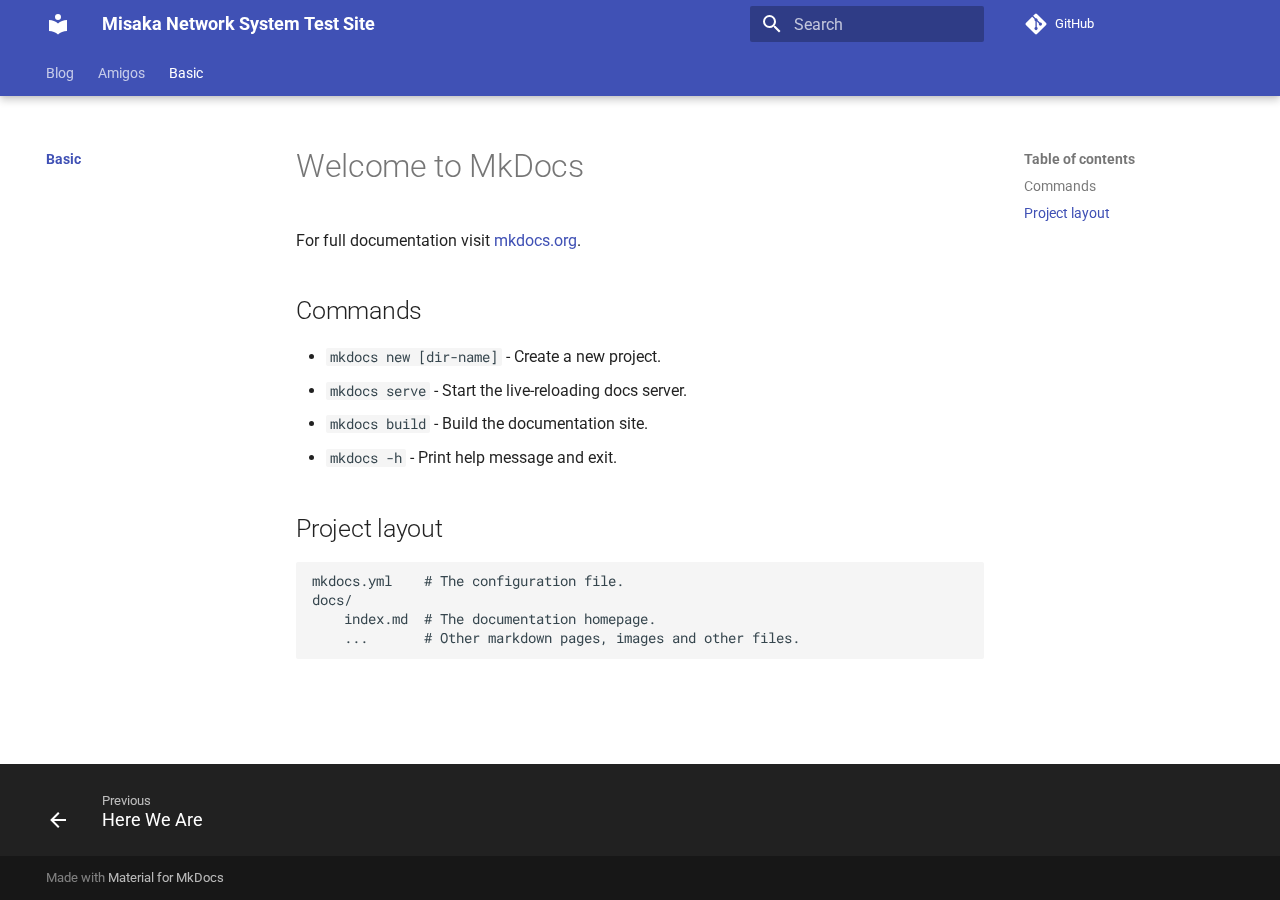
<file: index.html>
<!doctype html>
<html lang="en" class="no-js">
  <head>
    
      <meta charset="utf-8">
      <meta name="viewport" content="width=device-width,initial-scale=1">
      
        <meta name="description" content="Misaka Network System Test Site">
      
      
      
        <link rel="canonical" href="https://webpagesvc.misakanetworksystem.org/">
      
      
        <link rel="prev" href="Amigos/Here%20We%20Are/">
      
      
      
      <link rel="icon" href="assets/images/favicon.png">
      <meta name="generator" content="mkdocs-1.6.1, mkdocs-material-9.5.49">
    
    
      
        <title>Welcome to MkDocs - Misaka Network System Test Site</title>
      
    
    
      <link rel="stylesheet" href="assets/stylesheets/main.6f8fc17f.min.css">
      
      


    
    
      
    
    
      
        
        
        <link rel="preconnect" href="https://fonts.gstatic.com" crossorigin>
        <link rel="stylesheet" href="https://fonts.googleapis.com/css?family=Roboto:300,300i,400,400i,700,700i%7CRoboto+Mono:400,400i,700,700i&display=fallback">
        <style>:root{--md-text-font:"Roboto";--md-code-font:"Roboto Mono"}</style>
      
    
    
    <script>__md_scope=new URL(".",location),__md_hash=e=>[...e].reduce(((e,_)=>(e<<5)-e+_.charCodeAt(0)),0),__md_get=(e,_=localStorage,t=__md_scope)=>JSON.parse(_.getItem(t.pathname+"."+e)),__md_set=(e,_,t=localStorage,a=__md_scope)=>{try{t.setItem(a.pathname+"."+e,JSON.stringify(_))}catch(e){}}</script>
    
      

    
    
    
  </head>
  
  
    <body dir="ltr">
  
    
    <input class="md-toggle" data-md-toggle="drawer" type="checkbox" id="__drawer" autocomplete="off">
    <input class="md-toggle" data-md-toggle="search" type="checkbox" id="__search" autocomplete="off">
    <label class="md-overlay" for="__drawer"></label>
    <div data-md-component="skip">
      
        
        <a href="#welcome-to-mkdocs" class="md-skip">
          Skip to content
        </a>
      
    </div>
    <div data-md-component="announce">
      
    </div>
    
    
      

  

<header class="md-header md-header--shadow md-header--lifted" data-md-component="header">
  <nav class="md-header__inner md-grid" aria-label="Header">
    <a href="." title="Misaka Network System Test Site" class="md-header__button md-logo" aria-label="Misaka Network System Test Site" data-md-component="logo">
      
  
  <svg xmlns="http://www.w3.org/2000/svg" viewBox="0 0 24 24"><path d="M12 8a3 3 0 0 0 3-3 3 3 0 0 0-3-3 3 3 0 0 0-3 3 3 3 0 0 0 3 3m0 3.54C9.64 9.35 6.5 8 3 8v11c3.5 0 6.64 1.35 9 3.54 2.36-2.19 5.5-3.54 9-3.54V8c-3.5 0-6.64 1.35-9 3.54"/></svg>

    </a>
    <label class="md-header__button md-icon" for="__drawer">
      
      <svg xmlns="http://www.w3.org/2000/svg" viewBox="0 0 24 24"><path d="M3 6h18v2H3zm0 5h18v2H3zm0 5h18v2H3z"/></svg>
    </label>
    <div class="md-header__title" data-md-component="header-title">
      <div class="md-header__ellipsis">
        <div class="md-header__topic">
          <span class="md-ellipsis">
            Misaka Network System Test Site
          </span>
        </div>
        <div class="md-header__topic" data-md-component="header-topic">
          <span class="md-ellipsis">
            
              Welcome to MkDocs
            
          </span>
        </div>
      </div>
    </div>
    
    
      <script>var palette=__md_get("__palette");if(palette&&palette.color){if("(prefers-color-scheme)"===palette.color.media){var media=matchMedia("(prefers-color-scheme: light)"),input=document.querySelector(media.matches?"[data-md-color-media='(prefers-color-scheme: light)']":"[data-md-color-media='(prefers-color-scheme: dark)']");palette.color.media=input.getAttribute("data-md-color-media"),palette.color.scheme=input.getAttribute("data-md-color-scheme"),palette.color.primary=input.getAttribute("data-md-color-primary"),palette.color.accent=input.getAttribute("data-md-color-accent")}for(var[key,value]of Object.entries(palette.color))document.body.setAttribute("data-md-color-"+key,value)}</script>
    
    
    
      <label class="md-header__button md-icon" for="__search">
        
        <svg xmlns="http://www.w3.org/2000/svg" viewBox="0 0 24 24"><path d="M9.5 3A6.5 6.5 0 0 1 16 9.5c0 1.61-.59 3.09-1.56 4.23l.27.27h.79l5 5-1.5 1.5-5-5v-.79l-.27-.27A6.52 6.52 0 0 1 9.5 16 6.5 6.5 0 0 1 3 9.5 6.5 6.5 0 0 1 9.5 3m0 2C7 5 5 7 5 9.5S7 14 9.5 14 14 12 14 9.5 12 5 9.5 5"/></svg>
      </label>
      <div class="md-search" data-md-component="search" role="dialog">
  <label class="md-search__overlay" for="__search"></label>
  <div class="md-search__inner" role="search">
    <form class="md-search__form" name="search">
      <input type="text" class="md-search__input" name="query" aria-label="Search" placeholder="Search" autocapitalize="off" autocorrect="off" autocomplete="off" spellcheck="false" data-md-component="search-query" required>
      <label class="md-search__icon md-icon" for="__search">
        
        <svg xmlns="http://www.w3.org/2000/svg" viewBox="0 0 24 24"><path d="M9.5 3A6.5 6.5 0 0 1 16 9.5c0 1.61-.59 3.09-1.56 4.23l.27.27h.79l5 5-1.5 1.5-5-5v-.79l-.27-.27A6.52 6.52 0 0 1 9.5 16 6.5 6.5 0 0 1 3 9.5 6.5 6.5 0 0 1 9.5 3m0 2C7 5 5 7 5 9.5S7 14 9.5 14 14 12 14 9.5 12 5 9.5 5"/></svg>
        
        <svg xmlns="http://www.w3.org/2000/svg" viewBox="0 0 24 24"><path d="M20 11v2H8l5.5 5.5-1.42 1.42L4.16 12l7.92-7.92L13.5 5.5 8 11z"/></svg>
      </label>
      <nav class="md-search__options" aria-label="Search">
        
          <a href="javascript:void(0)" class="md-search__icon md-icon" title="Share" aria-label="Share" data-clipboard data-clipboard-text="" data-md-component="search-share" tabindex="-1">
            
            <svg xmlns="http://www.w3.org/2000/svg" viewBox="0 0 24 24"><path d="M18 16.08c-.76 0-1.44.3-1.96.77L8.91 12.7c.05-.23.09-.46.09-.7s-.04-.47-.09-.7l7.05-4.11c.54.5 1.25.81 2.04.81a3 3 0 0 0 3-3 3 3 0 0 0-3-3 3 3 0 0 0-3 3c0 .24.04.47.09.7L8.04 9.81C7.5 9.31 6.79 9 6 9a3 3 0 0 0-3 3 3 3 0 0 0 3 3c.79 0 1.5-.31 2.04-.81l7.12 4.15c-.05.21-.08.43-.08.66 0 1.61 1.31 2.91 2.92 2.91s2.92-1.3 2.92-2.91A2.92 2.92 0 0 0 18 16.08"/></svg>
          </a>
        
        <button type="reset" class="md-search__icon md-icon" title="Clear" aria-label="Clear" tabindex="-1">
          
          <svg xmlns="http://www.w3.org/2000/svg" viewBox="0 0 24 24"><path d="M19 6.41 17.59 5 12 10.59 6.41 5 5 6.41 10.59 12 5 17.59 6.41 19 12 13.41 17.59 19 19 17.59 13.41 12z"/></svg>
        </button>
      </nav>
      
        <div class="md-search__suggest" data-md-component="search-suggest"></div>
      
    </form>
    <div class="md-search__output">
      <div class="md-search__scrollwrap" tabindex="0" data-md-scrollfix>
        <div class="md-search-result" data-md-component="search-result">
          <div class="md-search-result__meta">
            Initializing search
          </div>
          <ol class="md-search-result__list" role="presentation"></ol>
        </div>
      </div>
    </div>
  </div>
</div>
    
    
      <div class="md-header__source">
        <a href="https://github.com/Misaka-Makoto/misaka-makoto.github.io" title="Go to repository" class="md-source" data-md-component="source">
  <div class="md-source__icon md-icon">
    
    <svg xmlns="http://www.w3.org/2000/svg" viewBox="0 0 448 512"><!--! Font Awesome Free 6.7.1 by @fontawesome - https://fontawesome.com License - https://fontawesome.com/license/free (Icons: CC BY 4.0, Fonts: SIL OFL 1.1, Code: MIT License) Copyright 2024 Fonticons, Inc.--><path d="M439.55 236.05 244 40.45a28.87 28.87 0 0 0-40.81 0l-40.66 40.63 51.52 51.52c27.06-9.14 52.68 16.77 43.39 43.68l49.66 49.66c34.23-11.8 61.18 31 35.47 56.69-26.49 26.49-70.21-2.87-56-37.34L240.22 199v121.85c25.3 12.54 22.26 41.85 9.08 55a34.34 34.34 0 0 1-48.55 0c-17.57-17.6-11.07-46.91 11.25-56v-123c-20.8-8.51-24.6-30.74-18.64-45L142.57 101 8.45 235.14a28.86 28.86 0 0 0 0 40.81l195.61 195.6a28.86 28.86 0 0 0 40.8 0l194.69-194.69a28.86 28.86 0 0 0 0-40.81"/></svg>
  </div>
  <div class="md-source__repository">
    GitHub
  </div>
</a>
      </div>
    
  </nav>
  
    
      
<nav class="md-tabs" aria-label="Tabs" data-md-component="tabs">
  <div class="md-grid">
    <ul class="md-tabs__list">
      
        
  
  
  
    
    
      <li class="md-tabs__item">
        <a href="blog/" class="md-tabs__link">
          
  
    
  
  Blog

        </a>
      </li>
    
  

      
        
  
  
  
    
    
      <li class="md-tabs__item">
        <a href="Amigos/Here%20We%20Are/" class="md-tabs__link">
          
  
    
  
  Amigos

        </a>
      </li>
    
  

      
        
  
  
    
  
  
    
    
      <li class="md-tabs__item md-tabs__item--active">
        <a href="." class="md-tabs__link">
          
  
    
  
  Basic

        </a>
      </li>
    
  

      
    </ul>
  </div>
</nav>
    
  
</header>
    
    <div class="md-container" data-md-component="container">
      
      
        
      
      <main class="md-main" data-md-component="main">
        <div class="md-main__inner md-grid">
          
            
              
              <div class="md-sidebar md-sidebar--primary" data-md-component="sidebar" data-md-type="navigation" >
                <div class="md-sidebar__scrollwrap">
                  <div class="md-sidebar__inner">
                    


  


<nav class="md-nav md-nav--primary md-nav--lifted" aria-label="Navigation" data-md-level="0">
  <label class="md-nav__title" for="__drawer">
    <a href="." title="Misaka Network System Test Site" class="md-nav__button md-logo" aria-label="Misaka Network System Test Site" data-md-component="logo">
      
  
  <svg xmlns="http://www.w3.org/2000/svg" viewBox="0 0 24 24"><path d="M12 8a3 3 0 0 0 3-3 3 3 0 0 0-3-3 3 3 0 0 0-3 3 3 3 0 0 0 3 3m0 3.54C9.64 9.35 6.5 8 3 8v11c3.5 0 6.64 1.35 9 3.54 2.36-2.19 5.5-3.54 9-3.54V8c-3.5 0-6.64 1.35-9 3.54"/></svg>

    </a>
    Misaka Network System Test Site
  </label>
  
    <div class="md-nav__source">
      <a href="https://github.com/Misaka-Makoto/misaka-makoto.github.io" title="Go to repository" class="md-source" data-md-component="source">
  <div class="md-source__icon md-icon">
    
    <svg xmlns="http://www.w3.org/2000/svg" viewBox="0 0 448 512"><!--! Font Awesome Free 6.7.1 by @fontawesome - https://fontawesome.com License - https://fontawesome.com/license/free (Icons: CC BY 4.0, Fonts: SIL OFL 1.1, Code: MIT License) Copyright 2024 Fonticons, Inc.--><path d="M439.55 236.05 244 40.45a28.87 28.87 0 0 0-40.81 0l-40.66 40.63 51.52 51.52c27.06-9.14 52.68 16.77 43.39 43.68l49.66 49.66c34.23-11.8 61.18 31 35.47 56.69-26.49 26.49-70.21-2.87-56-37.34L240.22 199v121.85c25.3 12.54 22.26 41.85 9.08 55a34.34 34.34 0 0 1-48.55 0c-17.57-17.6-11.07-46.91 11.25-56v-123c-20.8-8.51-24.6-30.74-18.64-45L142.57 101 8.45 235.14a28.86 28.86 0 0 0 0 40.81l195.61 195.6a28.86 28.86 0 0 0 40.8 0l194.69-194.69a28.86 28.86 0 0 0 0-40.81"/></svg>
  </div>
  <div class="md-source__repository">
    GitHub
  </div>
</a>
    </div>
  
  <ul class="md-nav__list" data-md-scrollfix>
    
      
      
  
  
  
  
    
    
      
        
          
        
      
        
      
        
      
    
    
      
      
        
      
    
    
    <li class="md-nav__item md-nav__item--nested">
      
        
        
          
        
        <input class="md-nav__toggle md-toggle md-toggle--indeterminate" type="checkbox" id="__nav_1" >
        
          
          
          <div class="md-nav__link md-nav__container">
            <a href="blog/" class="md-nav__link ">
              
  
  <span class="md-ellipsis">
    Blog
  </span>
  

            </a>
            
              
              <label class="md-nav__link " for="__nav_1" id="__nav_1_label" tabindex="0">
                <span class="md-nav__icon md-icon"></span>
              </label>
            
          </div>
        
        <nav class="md-nav" data-md-level="1" aria-labelledby="__nav_1_label" aria-expanded="false">
          <label class="md-nav__title" for="__nav_1">
            <span class="md-nav__icon md-icon"></span>
            Blog
          </label>
          <ul class="md-nav__list" data-md-scrollfix>
            
              
            
              
                
  
  
  
  
    
    
      
        
      
    
    
      
      
        
      
    
    
    <li class="md-nav__item md-nav__item--nested">
      
        
        
          
        
        <input class="md-nav__toggle md-toggle md-toggle--indeterminate" type="checkbox" id="__nav_1_2" >
        
          
          <label class="md-nav__link" for="__nav_1_2" id="__nav_1_2_label" tabindex="0">
            
  
  <span class="md-ellipsis">
    Archive
  </span>
  

            <span class="md-nav__icon md-icon"></span>
          </label>
        
        <nav class="md-nav" data-md-level="2" aria-labelledby="__nav_1_2_label" aria-expanded="false">
          <label class="md-nav__title" for="__nav_1_2">
            <span class="md-nav__icon md-icon"></span>
            Archive
          </label>
          <ul class="md-nav__list" data-md-scrollfix>
            
              
                
  
  
  
    
  
  
    <li class="md-nav__item">
      <a href="blog/archive/2025/" class="md-nav__link">
        
  
  <span class="md-ellipsis">
    2025
  </span>
  

      </a>
    </li>
  

              
            
          </ul>
        </nav>
      
    </li>
  

              
            
              
                
  
  
  
  
    
    
      
        
      
        
      
    
    
      
      
        
      
    
    
    <li class="md-nav__item md-nav__item--nested">
      
        
        
          
        
        <input class="md-nav__toggle md-toggle md-toggle--indeterminate" type="checkbox" id="__nav_1_3" >
        
          
          <label class="md-nav__link" for="__nav_1_3" id="__nav_1_3_label" tabindex="0">
            
  
  <span class="md-ellipsis">
    Categories
  </span>
  

            <span class="md-nav__icon md-icon"></span>
          </label>
        
        <nav class="md-nav" data-md-level="2" aria-labelledby="__nav_1_3_label" aria-expanded="false">
          <label class="md-nav__title" for="__nav_1_3">
            <span class="md-nav__icon md-icon"></span>
            Categories
          </label>
          <ul class="md-nav__list" data-md-scrollfix>
            
              
                
  
  
  
    
  
  
    <li class="md-nav__item">
      <a href="blog/category/blog/" class="md-nav__link">
        
  
  <span class="md-ellipsis">
    Blog
  </span>
  

      </a>
    </li>
  

              
            
              
                
  
  
  
    
  
  
    <li class="md-nav__item">
      <a href="blog/category/desription/" class="md-nav__link">
        
  
  <span class="md-ellipsis">
    Desription
  </span>
  

      </a>
    </li>
  

              
            
          </ul>
        </nav>
      
    </li>
  

              
            
          </ul>
        </nav>
      
    </li>
  

    
      
      
  
  
  
  
    
    
      
        
      
    
    
      
      
        
      
    
    
    <li class="md-nav__item md-nav__item--nested">
      
        
        
          
        
        <input class="md-nav__toggle md-toggle md-toggle--indeterminate" type="checkbox" id="__nav_2" >
        
          
          <label class="md-nav__link" for="__nav_2" id="__nav_2_label" tabindex="0">
            
  
  <span class="md-ellipsis">
    Amigos
  </span>
  

            <span class="md-nav__icon md-icon"></span>
          </label>
        
        <nav class="md-nav" data-md-level="1" aria-labelledby="__nav_2_label" aria-expanded="false">
          <label class="md-nav__title" for="__nav_2">
            <span class="md-nav__icon md-icon"></span>
            Amigos
          </label>
          <ul class="md-nav__list" data-md-scrollfix>
            
              
                
  
  
  
  
    <li class="md-nav__item">
      <a href="Amigos/Here%20We%20Are/" class="md-nav__link">
        
  
  <span class="md-ellipsis">
    Here We Are
  </span>
  

      </a>
    </li>
  

              
            
          </ul>
        </nav>
      
    </li>
  

    
      
      
  
  
    
  
  
  
    
    
      
        
          
        
      
    
    
      
        
        
      
      
        
      
    
    
    <li class="md-nav__item md-nav__item--active md-nav__item--section md-nav__item--nested">
      
        
        
        <input class="md-nav__toggle md-toggle " type="checkbox" id="__nav_3" checked>
        
          
          
          <div class="md-nav__link md-nav__container">
            <a href="." class="md-nav__link md-nav__link--active">
              
  
  <span class="md-ellipsis">
    Basic
  </span>
  

            </a>
            
          </div>
        
        <nav class="md-nav" data-md-level="1" aria-labelledby="__nav_3_label" aria-expanded="true">
          <label class="md-nav__title" for="__nav_3">
            <span class="md-nav__icon md-icon"></span>
            Basic
          </label>
          <ul class="md-nav__list" data-md-scrollfix>
            
              
            
          </ul>
        </nav>
      
    </li>
  

    
  </ul>
</nav>
                  </div>
                </div>
              </div>
            
            
              
              <div class="md-sidebar md-sidebar--secondary" data-md-component="sidebar" data-md-type="toc" >
                <div class="md-sidebar__scrollwrap">
                  <div class="md-sidebar__inner">
                    

<nav class="md-nav md-nav--secondary" aria-label="Table of contents">
  
  
  
    
  
  
    <label class="md-nav__title" for="__toc">
      <span class="md-nav__icon md-icon"></span>
      Table of contents
    </label>
    <ul class="md-nav__list" data-md-component="toc" data-md-scrollfix>
      
        <li class="md-nav__item">
  <a href="#commands" class="md-nav__link">
    <span class="md-ellipsis">
      Commands
    </span>
  </a>
  
</li>
      
        <li class="md-nav__item">
  <a href="#project-layout" class="md-nav__link">
    <span class="md-ellipsis">
      Project layout
    </span>
  </a>
  
</li>
      
    </ul>
  
</nav>
                  </div>
                </div>
              </div>
            
          
          
            <div class="md-content" data-md-component="content">
              <article class="md-content__inner md-typeset">
                
                  

  
  


<h1 id="welcome-to-mkdocs">Welcome to MkDocs</h1>
<p>For full documentation visit <a href="https://www.mkdocs.org">mkdocs.org</a>.</p>
<h2 id="commands">Commands</h2>
<ul>
<li><code>mkdocs new [dir-name]</code> - Create a new project.</li>
<li><code>mkdocs serve</code> - Start the live-reloading docs server.</li>
<li><code>mkdocs build</code> - Build the documentation site.</li>
<li><code>mkdocs -h</code> - Print help message and exit.</li>
</ul>
<h2 id="project-layout">Project layout</h2>
<pre><code>mkdocs.yml    # The configuration file.
docs/
    index.md  # The documentation homepage.
    ...       # Other markdown pages, images and other files.
</code></pre>












                
              </article>
            </div>
          
          
<script>var target=document.getElementById(location.hash.slice(1));target&&target.name&&(target.checked=target.name.startsWith("__tabbed_"))</script>
        </div>
        
      </main>
      
        <footer class="md-footer">
  
    
      
      <nav class="md-footer__inner md-grid" aria-label="Footer" >
        
          
          <a href="Amigos/Here%20We%20Are/" class="md-footer__link md-footer__link--prev" aria-label="Previous: Here We Are">
            <div class="md-footer__button md-icon">
              
              <svg xmlns="http://www.w3.org/2000/svg" viewBox="0 0 24 24"><path d="M20 11v2H8l5.5 5.5-1.42 1.42L4.16 12l7.92-7.92L13.5 5.5 8 11z"/></svg>
            </div>
            <div class="md-footer__title">
              <span class="md-footer__direction">
                Previous
              </span>
              <div class="md-ellipsis">
                Here We Are
              </div>
            </div>
          </a>
        
        
      </nav>
    
  
  <div class="md-footer-meta md-typeset">
    <div class="md-footer-meta__inner md-grid">
      <div class="md-copyright">
  
  
    Made with
    <a href="https://squidfunk.github.io/mkdocs-material/" target="_blank" rel="noopener">
      Material for MkDocs
    </a>
  
</div>
      
    </div>
  </div>
</footer>
      
    </div>
    <div class="md-dialog" data-md-component="dialog">
      <div class="md-dialog__inner md-typeset"></div>
    </div>
    
    
    <script id="__config" type="application/json">{"base": ".", "features": ["search.suggest", "search.highlight", "search.share", "navigation.footer", "navigation.tracking", "navigation.tabs", "navigation.tabs.sticky", "navigation.sections", "navigation.expand", "navigation.path", "navigation.indexes"], "search": "assets/javascripts/workers/search.6ce7567c.min.js", "translations": {"clipboard.copied": "Copied to clipboard", "clipboard.copy": "Copy to clipboard", "search.result.more.one": "1 more on this page", "search.result.more.other": "# more on this page", "search.result.none": "No matching documents", "search.result.one": "1 matching document", "search.result.other": "# matching documents", "search.result.placeholder": "Type to start searching", "search.result.term.missing": "Missing", "select.version": "Select version"}}</script>
    
    
      <script src="assets/javascripts/bundle.88dd0f4e.min.js"></script>
      
    
  </body>
</html>
</file>
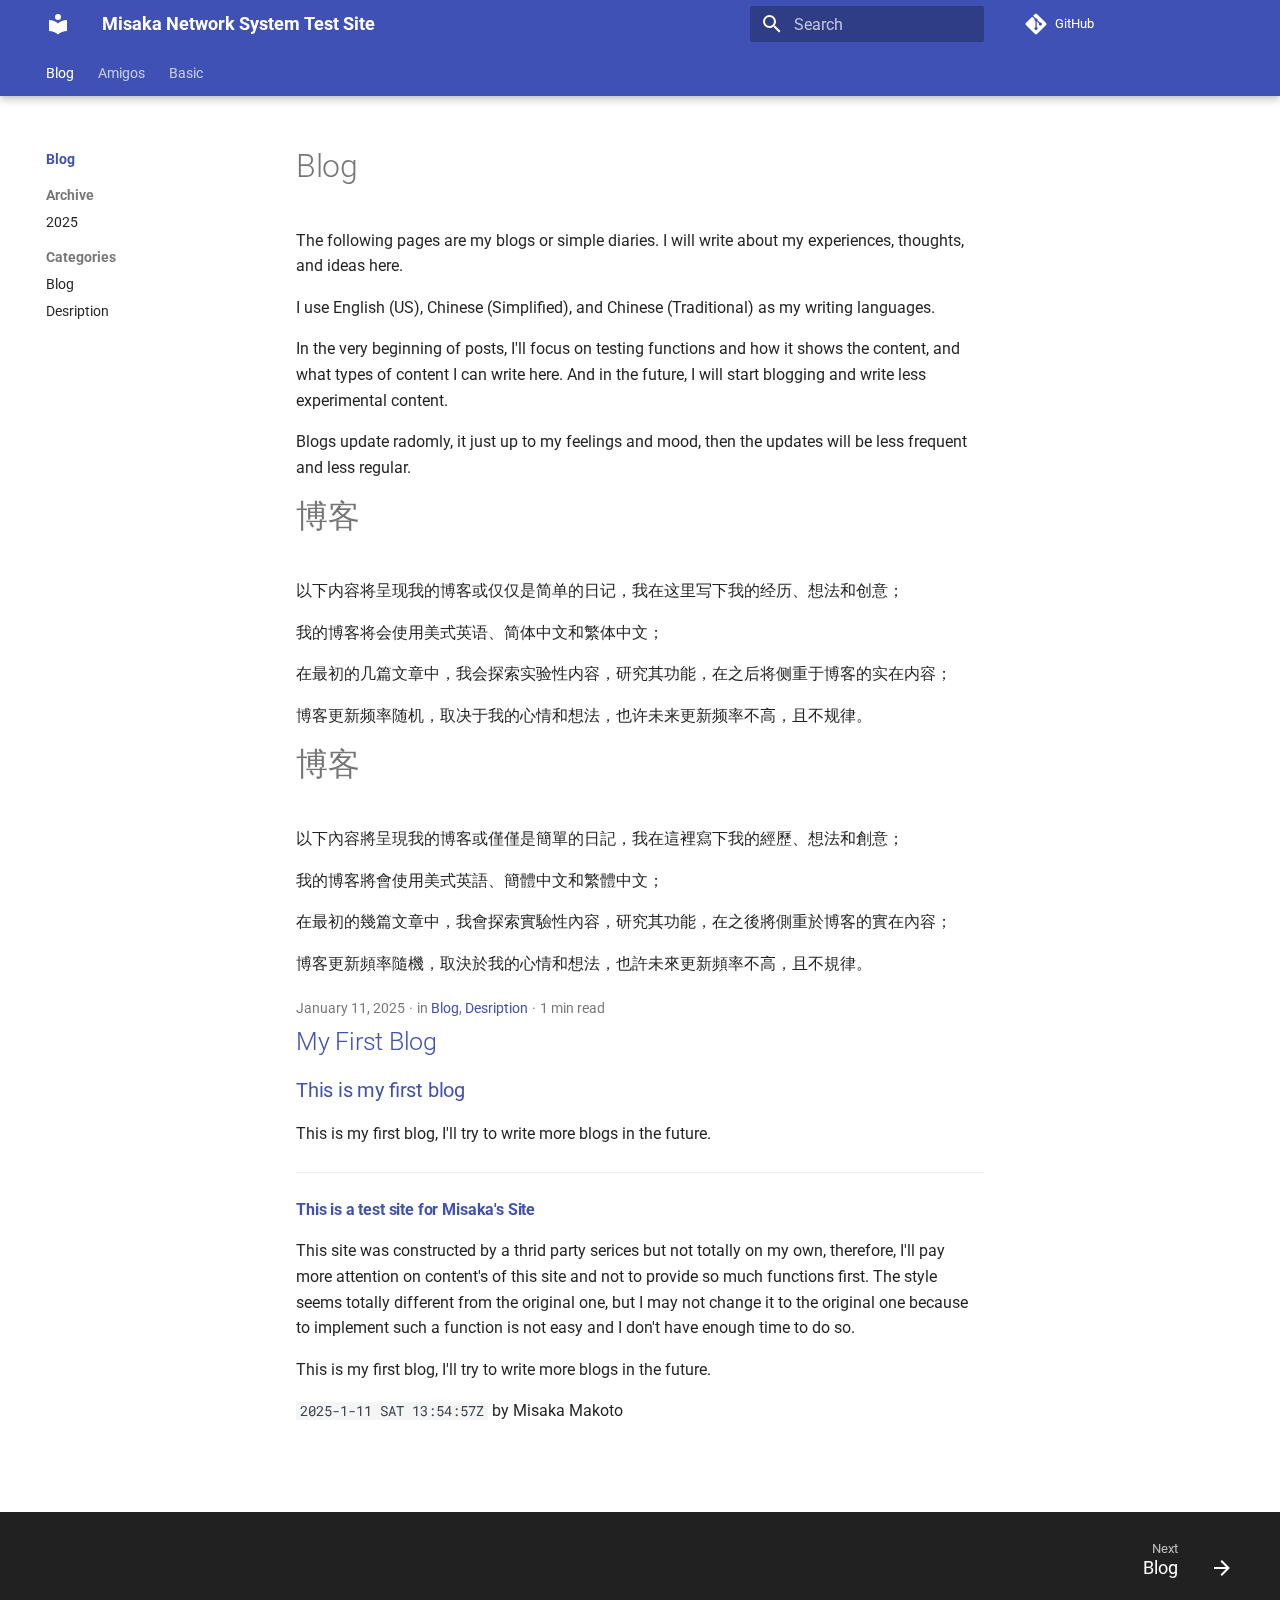
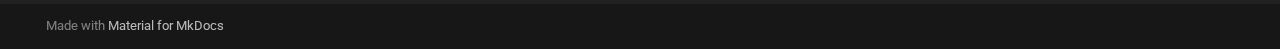
<file: blog/index.html>
<!doctype html>
<html lang="en" class="no-js">
  <head>
    
      <meta charset="utf-8">
      <meta name="viewport" content="width=device-width,initial-scale=1">
      
        <meta name="description" content="Misaka Network System Test Site">
      
      
      
        <link rel="canonical" href="https://webpagesvc.misakanetworksystem.org/blog/">
      
      
      
        <link rel="next" href="category/blog/">
      
      
      <link rel="icon" href="../assets/images/favicon.png">
      <meta name="generator" content="mkdocs-1.6.1, mkdocs-material-9.5.49">
    
    
      
        <title>Blog - Misaka Network System Test Site</title>
      
    
    
      <link rel="stylesheet" href="../assets/stylesheets/main.6f8fc17f.min.css">
      
      


    
    
      
    
    
      
        
        
        <link rel="preconnect" href="https://fonts.gstatic.com" crossorigin>
        <link rel="stylesheet" href="https://fonts.googleapis.com/css?family=Roboto:300,300i,400,400i,700,700i%7CRoboto+Mono:400,400i,700,700i&display=fallback">
        <style>:root{--md-text-font:"Roboto";--md-code-font:"Roboto Mono"}</style>
      
    
    
    <script>__md_scope=new URL("..",location),__md_hash=e=>[...e].reduce(((e,_)=>(e<<5)-e+_.charCodeAt(0)),0),__md_get=(e,_=localStorage,t=__md_scope)=>JSON.parse(_.getItem(t.pathname+"."+e)),__md_set=(e,_,t=localStorage,a=__md_scope)=>{try{t.setItem(a.pathname+"."+e,JSON.stringify(_))}catch(e){}}</script>
    
      

    
    
    
  </head>
  
  
    <body dir="ltr">
  
    
    <input class="md-toggle" data-md-toggle="drawer" type="checkbox" id="__drawer" autocomplete="off">
    <input class="md-toggle" data-md-toggle="search" type="checkbox" id="__search" autocomplete="off">
    <label class="md-overlay" for="__drawer"></label>
    <div data-md-component="skip">
      
        
        <a href="#blog" class="md-skip">
          Skip to content
        </a>
      
    </div>
    <div data-md-component="announce">
      
    </div>
    
    
      

  

<header class="md-header md-header--shadow md-header--lifted" data-md-component="header">
  <nav class="md-header__inner md-grid" aria-label="Header">
    <a href=".." title="Misaka Network System Test Site" class="md-header__button md-logo" aria-label="Misaka Network System Test Site" data-md-component="logo">
      
  
  <svg xmlns="http://www.w3.org/2000/svg" viewBox="0 0 24 24"><path d="M12 8a3 3 0 0 0 3-3 3 3 0 0 0-3-3 3 3 0 0 0-3 3 3 3 0 0 0 3 3m0 3.54C9.64 9.35 6.5 8 3 8v11c3.5 0 6.64 1.35 9 3.54 2.36-2.19 5.5-3.54 9-3.54V8c-3.5 0-6.64 1.35-9 3.54"/></svg>

    </a>
    <label class="md-header__button md-icon" for="__drawer">
      
      <svg xmlns="http://www.w3.org/2000/svg" viewBox="0 0 24 24"><path d="M3 6h18v2H3zm0 5h18v2H3zm0 5h18v2H3z"/></svg>
    </label>
    <div class="md-header__title" data-md-component="header-title">
      <div class="md-header__ellipsis">
        <div class="md-header__topic">
          <span class="md-ellipsis">
            Misaka Network System Test Site
          </span>
        </div>
        <div class="md-header__topic" data-md-component="header-topic">
          <span class="md-ellipsis">
            
              Blog
            
          </span>
        </div>
      </div>
    </div>
    
    
      <script>var palette=__md_get("__palette");if(palette&&palette.color){if("(prefers-color-scheme)"===palette.color.media){var media=matchMedia("(prefers-color-scheme: light)"),input=document.querySelector(media.matches?"[data-md-color-media='(prefers-color-scheme: light)']":"[data-md-color-media='(prefers-color-scheme: dark)']");palette.color.media=input.getAttribute("data-md-color-media"),palette.color.scheme=input.getAttribute("data-md-color-scheme"),palette.color.primary=input.getAttribute("data-md-color-primary"),palette.color.accent=input.getAttribute("data-md-color-accent")}for(var[key,value]of Object.entries(palette.color))document.body.setAttribute("data-md-color-"+key,value)}</script>
    
    
    
      <label class="md-header__button md-icon" for="__search">
        
        <svg xmlns="http://www.w3.org/2000/svg" viewBox="0 0 24 24"><path d="M9.5 3A6.5 6.5 0 0 1 16 9.5c0 1.61-.59 3.09-1.56 4.23l.27.27h.79l5 5-1.5 1.5-5-5v-.79l-.27-.27A6.52 6.52 0 0 1 9.5 16 6.5 6.5 0 0 1 3 9.5 6.5 6.5 0 0 1 9.5 3m0 2C7 5 5 7 5 9.5S7 14 9.5 14 14 12 14 9.5 12 5 9.5 5"/></svg>
      </label>
      <div class="md-search" data-md-component="search" role="dialog">
  <label class="md-search__overlay" for="__search"></label>
  <div class="md-search__inner" role="search">
    <form class="md-search__form" name="search">
      <input type="text" class="md-search__input" name="query" aria-label="Search" placeholder="Search" autocapitalize="off" autocorrect="off" autocomplete="off" spellcheck="false" data-md-component="search-query" required>
      <label class="md-search__icon md-icon" for="__search">
        
        <svg xmlns="http://www.w3.org/2000/svg" viewBox="0 0 24 24"><path d="M9.5 3A6.5 6.5 0 0 1 16 9.5c0 1.61-.59 3.09-1.56 4.23l.27.27h.79l5 5-1.5 1.5-5-5v-.79l-.27-.27A6.52 6.52 0 0 1 9.5 16 6.5 6.5 0 0 1 3 9.5 6.5 6.5 0 0 1 9.5 3m0 2C7 5 5 7 5 9.5S7 14 9.5 14 14 12 14 9.5 12 5 9.5 5"/></svg>
        
        <svg xmlns="http://www.w3.org/2000/svg" viewBox="0 0 24 24"><path d="M20 11v2H8l5.5 5.5-1.42 1.42L4.16 12l7.92-7.92L13.5 5.5 8 11z"/></svg>
      </label>
      <nav class="md-search__options" aria-label="Search">
        
          <a href="javascript:void(0)" class="md-search__icon md-icon" title="Share" aria-label="Share" data-clipboard data-clipboard-text="" data-md-component="search-share" tabindex="-1">
            
            <svg xmlns="http://www.w3.org/2000/svg" viewBox="0 0 24 24"><path d="M18 16.08c-.76 0-1.44.3-1.96.77L8.91 12.7c.05-.23.09-.46.09-.7s-.04-.47-.09-.7l7.05-4.11c.54.5 1.25.81 2.04.81a3 3 0 0 0 3-3 3 3 0 0 0-3-3 3 3 0 0 0-3 3c0 .24.04.47.09.7L8.04 9.81C7.5 9.31 6.79 9 6 9a3 3 0 0 0-3 3 3 3 0 0 0 3 3c.79 0 1.5-.31 2.04-.81l7.12 4.15c-.05.21-.08.43-.08.66 0 1.61 1.31 2.91 2.92 2.91s2.92-1.3 2.92-2.91A2.92 2.92 0 0 0 18 16.08"/></svg>
          </a>
        
        <button type="reset" class="md-search__icon md-icon" title="Clear" aria-label="Clear" tabindex="-1">
          
          <svg xmlns="http://www.w3.org/2000/svg" viewBox="0 0 24 24"><path d="M19 6.41 17.59 5 12 10.59 6.41 5 5 6.41 10.59 12 5 17.59 6.41 19 12 13.41 17.59 19 19 17.59 13.41 12z"/></svg>
        </button>
      </nav>
      
        <div class="md-search__suggest" data-md-component="search-suggest"></div>
      
    </form>
    <div class="md-search__output">
      <div class="md-search__scrollwrap" tabindex="0" data-md-scrollfix>
        <div class="md-search-result" data-md-component="search-result">
          <div class="md-search-result__meta">
            Initializing search
          </div>
          <ol class="md-search-result__list" role="presentation"></ol>
        </div>
      </div>
    </div>
  </div>
</div>
    
    
      <div class="md-header__source">
        <a href="https://github.com/Misaka-Makoto/misaka-makoto.github.io" title="Go to repository" class="md-source" data-md-component="source">
  <div class="md-source__icon md-icon">
    
    <svg xmlns="http://www.w3.org/2000/svg" viewBox="0 0 448 512"><!--! Font Awesome Free 6.7.1 by @fontawesome - https://fontawesome.com License - https://fontawesome.com/license/free (Icons: CC BY 4.0, Fonts: SIL OFL 1.1, Code: MIT License) Copyright 2024 Fonticons, Inc.--><path d="M439.55 236.05 244 40.45a28.87 28.87 0 0 0-40.81 0l-40.66 40.63 51.52 51.52c27.06-9.14 52.68 16.77 43.39 43.68l49.66 49.66c34.23-11.8 61.18 31 35.47 56.69-26.49 26.49-70.21-2.87-56-37.34L240.22 199v121.85c25.3 12.54 22.26 41.85 9.08 55a34.34 34.34 0 0 1-48.55 0c-17.57-17.6-11.07-46.91 11.25-56v-123c-20.8-8.51-24.6-30.74-18.64-45L142.57 101 8.45 235.14a28.86 28.86 0 0 0 0 40.81l195.61 195.6a28.86 28.86 0 0 0 40.8 0l194.69-194.69a28.86 28.86 0 0 0 0-40.81"/></svg>
  </div>
  <div class="md-source__repository">
    GitHub
  </div>
</a>
      </div>
    
  </nav>
  
    
      
<nav class="md-tabs" aria-label="Tabs" data-md-component="tabs">
  <div class="md-grid">
    <ul class="md-tabs__list">
      
        
  
  
    
  
  
    
    
      <li class="md-tabs__item md-tabs__item--active">
        <a href="./" class="md-tabs__link">
          
  
    
  
  Blog

        </a>
      </li>
    
  

      
        
  
  
  
    
    
      <li class="md-tabs__item">
        <a href="../Amigos/Here%20We%20Are/" class="md-tabs__link">
          
  
    
  
  Amigos

        </a>
      </li>
    
  

      
        
  
  
  
    
    
      <li class="md-tabs__item">
        <a href=".." class="md-tabs__link">
          
  
    
  
  Basic

        </a>
      </li>
    
  

      
    </ul>
  </div>
</nav>
    
  
</header>
    
    <div class="md-container" data-md-component="container">
      
      
        
      
      <main class="md-main" data-md-component="main">
        <div class="md-main__inner md-grid">
          
            
              
              <div class="md-sidebar md-sidebar--primary" data-md-component="sidebar" data-md-type="navigation" >
                <div class="md-sidebar__scrollwrap">
                  <div class="md-sidebar__inner">
                    


  


<nav class="md-nav md-nav--primary md-nav--lifted" aria-label="Navigation" data-md-level="0">
  <label class="md-nav__title" for="__drawer">
    <a href=".." title="Misaka Network System Test Site" class="md-nav__button md-logo" aria-label="Misaka Network System Test Site" data-md-component="logo">
      
  
  <svg xmlns="http://www.w3.org/2000/svg" viewBox="0 0 24 24"><path d="M12 8a3 3 0 0 0 3-3 3 3 0 0 0-3-3 3 3 0 0 0-3 3 3 3 0 0 0 3 3m0 3.54C9.64 9.35 6.5 8 3 8v11c3.5 0 6.64 1.35 9 3.54 2.36-2.19 5.5-3.54 9-3.54V8c-3.5 0-6.64 1.35-9 3.54"/></svg>

    </a>
    Misaka Network System Test Site
  </label>
  
    <div class="md-nav__source">
      <a href="https://github.com/Misaka-Makoto/misaka-makoto.github.io" title="Go to repository" class="md-source" data-md-component="source">
  <div class="md-source__icon md-icon">
    
    <svg xmlns="http://www.w3.org/2000/svg" viewBox="0 0 448 512"><!--! Font Awesome Free 6.7.1 by @fontawesome - https://fontawesome.com License - https://fontawesome.com/license/free (Icons: CC BY 4.0, Fonts: SIL OFL 1.1, Code: MIT License) Copyright 2024 Fonticons, Inc.--><path d="M439.55 236.05 244 40.45a28.87 28.87 0 0 0-40.81 0l-40.66 40.63 51.52 51.52c27.06-9.14 52.68 16.77 43.39 43.68l49.66 49.66c34.23-11.8 61.18 31 35.47 56.69-26.49 26.49-70.21-2.87-56-37.34L240.22 199v121.85c25.3 12.54 22.26 41.85 9.08 55a34.34 34.34 0 0 1-48.55 0c-17.57-17.6-11.07-46.91 11.25-56v-123c-20.8-8.51-24.6-30.74-18.64-45L142.57 101 8.45 235.14a28.86 28.86 0 0 0 0 40.81l195.61 195.6a28.86 28.86 0 0 0 40.8 0l194.69-194.69a28.86 28.86 0 0 0 0-40.81"/></svg>
  </div>
  <div class="md-source__repository">
    GitHub
  </div>
</a>
    </div>
  
  <ul class="md-nav__list" data-md-scrollfix>
    
      
      
  
  
    
  
  
  
    
    
      
        
          
        
      
        
      
        
      
    
    
      
        
        
      
      
        
      
    
    
    <li class="md-nav__item md-nav__item--active md-nav__item--section md-nav__item--nested">
      
        
        
        <input class="md-nav__toggle md-toggle " type="checkbox" id="__nav_1" checked>
        
          
          
          <div class="md-nav__link md-nav__container">
            <a href="./" class="md-nav__link md-nav__link--active">
              
  
  <span class="md-ellipsis">
    Blog
  </span>
  

            </a>
            
              
              <label class="md-nav__link md-nav__link--active" for="__nav_1" id="__nav_1_label" tabindex="">
                <span class="md-nav__icon md-icon"></span>
              </label>
            
          </div>
        
        <nav class="md-nav" data-md-level="1" aria-labelledby="__nav_1_label" aria-expanded="true">
          <label class="md-nav__title" for="__nav_1">
            <span class="md-nav__icon md-icon"></span>
            Blog
          </label>
          <ul class="md-nav__list" data-md-scrollfix>
            
              
            
              
                
  
  
  
  
    
    
      
        
      
    
    
      
      
        
          
          
        
      
    
    
    <li class="md-nav__item md-nav__item--section md-nav__item--nested">
      
        
        
          
        
        <input class="md-nav__toggle md-toggle md-toggle--indeterminate" type="checkbox" id="__nav_1_2" >
        
          
          <label class="md-nav__link" for="__nav_1_2" id="__nav_1_2_label" tabindex="">
            
  
  <span class="md-ellipsis">
    Archive
  </span>
  

            <span class="md-nav__icon md-icon"></span>
          </label>
        
        <nav class="md-nav" data-md-level="2" aria-labelledby="__nav_1_2_label" aria-expanded="false">
          <label class="md-nav__title" for="__nav_1_2">
            <span class="md-nav__icon md-icon"></span>
            Archive
          </label>
          <ul class="md-nav__list" data-md-scrollfix>
            
              
                
  
  
  
    
  
  
    <li class="md-nav__item">
      <a href="archive/2025/" class="md-nav__link">
        
  
  <span class="md-ellipsis">
    2025
  </span>
  

      </a>
    </li>
  

              
            
          </ul>
        </nav>
      
    </li>
  

              
            
              
                
  
  
  
  
    
    
      
        
      
        
      
    
    
      
      
        
          
          
        
      
    
    
    <li class="md-nav__item md-nav__item--section md-nav__item--nested">
      
        
        
          
        
        <input class="md-nav__toggle md-toggle md-toggle--indeterminate" type="checkbox" id="__nav_1_3" >
        
          
          <label class="md-nav__link" for="__nav_1_3" id="__nav_1_3_label" tabindex="">
            
  
  <span class="md-ellipsis">
    Categories
  </span>
  

            <span class="md-nav__icon md-icon"></span>
          </label>
        
        <nav class="md-nav" data-md-level="2" aria-labelledby="__nav_1_3_label" aria-expanded="false">
          <label class="md-nav__title" for="__nav_1_3">
            <span class="md-nav__icon md-icon"></span>
            Categories
          </label>
          <ul class="md-nav__list" data-md-scrollfix>
            
              
                
  
  
  
    
  
  
    <li class="md-nav__item">
      <a href="category/blog/" class="md-nav__link">
        
  
  <span class="md-ellipsis">
    Blog
  </span>
  

      </a>
    </li>
  

              
            
              
                
  
  
  
    
  
  
    <li class="md-nav__item">
      <a href="category/desription/" class="md-nav__link">
        
  
  <span class="md-ellipsis">
    Desription
  </span>
  

      </a>
    </li>
  

              
            
          </ul>
        </nav>
      
    </li>
  

              
            
          </ul>
        </nav>
      
    </li>
  

    
      
      
  
  
  
  
    
    
      
        
      
    
    
      
      
        
      
    
    
    <li class="md-nav__item md-nav__item--nested">
      
        
        
          
        
        <input class="md-nav__toggle md-toggle md-toggle--indeterminate" type="checkbox" id="__nav_2" >
        
          
          <label class="md-nav__link" for="__nav_2" id="__nav_2_label" tabindex="0">
            
  
  <span class="md-ellipsis">
    Amigos
  </span>
  

            <span class="md-nav__icon md-icon"></span>
          </label>
        
        <nav class="md-nav" data-md-level="1" aria-labelledby="__nav_2_label" aria-expanded="false">
          <label class="md-nav__title" for="__nav_2">
            <span class="md-nav__icon md-icon"></span>
            Amigos
          </label>
          <ul class="md-nav__list" data-md-scrollfix>
            
              
                
  
  
  
  
    <li class="md-nav__item">
      <a href="../Amigos/Here%20We%20Are/" class="md-nav__link">
        
  
  <span class="md-ellipsis">
    Here We Are
  </span>
  

      </a>
    </li>
  

              
            
          </ul>
        </nav>
      
    </li>
  

    
      
      
  
  
  
  
    
    
      
        
          
        
      
    
    
      
      
        
      
    
    
    <li class="md-nav__item md-nav__item--nested">
      
        
        
          
        
        <input class="md-nav__toggle md-toggle md-toggle--indeterminate" type="checkbox" id="__nav_3" >
        
          
          
          <div class="md-nav__link md-nav__container">
            <a href=".." class="md-nav__link ">
              
  
  <span class="md-ellipsis">
    Basic
  </span>
  

            </a>
            
          </div>
        
        <nav class="md-nav" data-md-level="1" aria-labelledby="__nav_3_label" aria-expanded="false">
          <label class="md-nav__title" for="__nav_3">
            <span class="md-nav__icon md-icon"></span>
            Basic
          </label>
          <ul class="md-nav__list" data-md-scrollfix>
            
              
            
          </ul>
        </nav>
      
    </li>
  

    
  </ul>
</nav>
                  </div>
                </div>
              </div>
            
            
              
              <div class="md-sidebar md-sidebar--secondary" data-md-component="sidebar" data-md-type="toc" >
                <div class="md-sidebar__scrollwrap">
                  <div class="md-sidebar__inner">
                    

<nav class="md-nav md-nav--secondary" aria-label="Table of contents">
  
  
  
    
  
  
</nav>
                  </div>
                </div>
              </div>
            
          
          
  <div class="md-content" data-md-component="content">
    <div class="md-content__inner">
      <header class="md-typeset">
        <h1 id="blog">Blog</h1>
<p>The following pages are my blogs or simple diaries. I will write about my experiences, thoughts, and ideas here.</p>
<p>I use English (US), Chinese (Simplified), and Chinese (Traditional) as my writing languages.</p>
<p>In the very beginning of posts, I'll focus on testing functions and how it shows the content, and what types of content I can write here. And in the future, I will start blogging and write less experimental content.</p>
<p>Blogs update radomly, it just up to my feelings and mood, then the updates will be less frequent and less regular.</p>
<h1 id="_1">博客</h1>
<p>以下内容将呈现我的博客或仅仅是简单的日记，我在这里写下我的经历、想法和创意；</p>
<p>我的博客将会使用美式英语、简体中文和繁体中文；</p>
<p>在最初的几篇文章中，我会探索实验性内容，研究其功能，在之后将侧重于博客的实在内容；</p>
<p>博客更新频率随机，取决于我的心情和想法，也许未来更新频率不高，且不规律。</p>
<h1 id="_2">博客</h1>
<p>以下內容將呈現我的博客或僅僅是簡單的日記，我在這裡寫下我的經歷、想法和創意；</p>
<p>我的博客將會使用美式英語、簡體中文和繁體中文；</p>
<p>在最初的幾篇文章中，我會探索實驗性內容，研究其功能，在之後將側重於博客的實在內容；</p>
<p>博客更新頻率隨機，取決於我的心情和想法，也許未來更新頻率不高，且不規律。</p>
      </header>
      
        <article class="md-post md-post--excerpt">
  <header class="md-post__header">
    
    <div class="md-post__meta md-meta">
      <ul class="md-meta__list">
        <li class="md-meta__item">
          <time datetime="2025-01-11 13:54:27+00:00">January 11, 2025</time></li>
        
          <li class="md-meta__item">
            in
            
              <a href="category/blog/" class="md-meta__link">Blog</a>, 
              <a href="category/desription/" class="md-meta__link">Desription</a></li>
        
        
          
          <li class="md-meta__item">
            
              1 min read
            
          </li>
        
      </ul>
      
    </div>
  </header>
  <div class="md-post__content md-typeset">
    <h2 id="my-first-blog"><a class="toclink" href="2025/01/11/my-first-blog/">My First Blog</a></h2>
<h3 id="this-is-my-first-blog"><a class="toclink" href="2025/01/11/my-first-blog/#this-is-my-first-blog">This is my first blog</a></h3>
<p>This is my first blog, I'll try to write more blogs in the future.</p>
<hr />
<h4 id="this-is-a-test-site-for-misakas-site"><a class="toclink" href="2025/01/11/my-first-blog/#this-is-a-test-site-for-misakas-site">This is a test site for Misaka's Site</a></h4>
<p>This site was constructed by a thrid party serices but not totally on my own, therefore, I'll pay more attention on content's of this site and not to provide so much functions first.
The style seems totally different from the original one, but I may not change it to the original one because to implement such a function is not easy and I don't have enough time to do so.</p>
<p>This is my first blog, I'll try to write more blogs in the future.</p>
<p><code>2025-1-11 SAT 13:54:57Z</code> by Misaka Makoto</p>
    
  </div>
</article>
      
      
        
          



<nav class="md-pagination">
  
</nav>
        
      
    </div>
  </div>

          
<script>var target=document.getElementById(location.hash.slice(1));target&&target.name&&(target.checked=target.name.startsWith("__tabbed_"))</script>
        </div>
        
      </main>
      
        <footer class="md-footer">
  
    
      
      <nav class="md-footer__inner md-grid" aria-label="Footer" >
        
        
          
          <a href="category/blog/" class="md-footer__link md-footer__link--next" aria-label="Next: Blog">
            <div class="md-footer__title">
              <span class="md-footer__direction">
                Next
              </span>
              <div class="md-ellipsis">
                Blog
              </div>
            </div>
            <div class="md-footer__button md-icon">
              
              <svg xmlns="http://www.w3.org/2000/svg" viewBox="0 0 24 24"><path d="M4 11v2h12l-5.5 5.5 1.42 1.42L19.84 12l-7.92-7.92L10.5 5.5 16 11z"/></svg>
            </div>
          </a>
        
      </nav>
    
  
  <div class="md-footer-meta md-typeset">
    <div class="md-footer-meta__inner md-grid">
      <div class="md-copyright">
  
  
    Made with
    <a href="https://squidfunk.github.io/mkdocs-material/" target="_blank" rel="noopener">
      Material for MkDocs
    </a>
  
</div>
      
    </div>
  </div>
</footer>
      
    </div>
    <div class="md-dialog" data-md-component="dialog">
      <div class="md-dialog__inner md-typeset"></div>
    </div>
    
    
    <script id="__config" type="application/json">{"base": "..", "features": ["search.suggest", "search.highlight", "search.share", "navigation.footer", "navigation.tracking", "navigation.tabs", "navigation.tabs.sticky", "navigation.sections", "navigation.expand", "navigation.path", "navigation.indexes"], "search": "../assets/javascripts/workers/search.6ce7567c.min.js", "translations": {"clipboard.copied": "Copied to clipboard", "clipboard.copy": "Copy to clipboard", "search.result.more.one": "1 more on this page", "search.result.more.other": "# more on this page", "search.result.none": "No matching documents", "search.result.one": "1 matching document", "search.result.other": "# matching documents", "search.result.placeholder": "Type to start searching", "search.result.term.missing": "Missing", "select.version": "Select version"}}</script>
    
    
      <script src="../assets/javascripts/bundle.88dd0f4e.min.js"></script>
      
    
  </body>
</html>
</file>
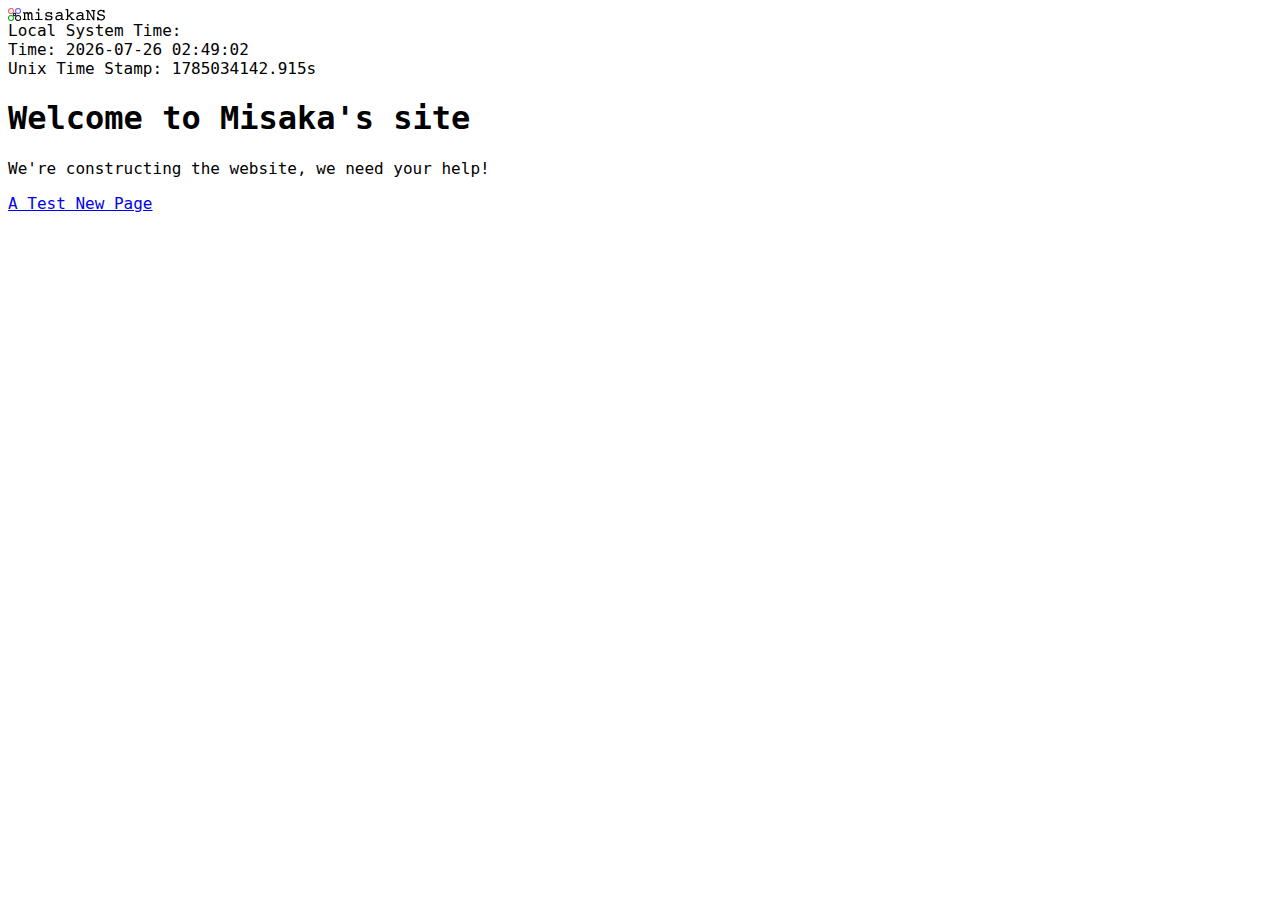
<file: OldData/index.html>
<!DOCTYPE html>
<html>
  <head>
    <meta charset="UTF-8" />
    <link rel="stylesheet" href="style_def.css" />
    <title>Misaka's Test Homepage</title>
  </head>

  <body>
    <div>
      <!--Top bar--->
    </div>
    <div>
      <div>
        <div class="headBar" style="max-height: 250px;">
          <a href="index.html">
            <img src="misakans-logo.svg" style="display: block; max-width: 96.5px">
          </a>
        </div>
        <div id="clock" class="clock_con"></div>
      </div>
      <script>
        function fnCreatClock() {
          //声明时间相关变量
          var dLocal, nYear, nMonth, nDate, nHours, nMinutes, nSeconds;

          //1 获取计算机本地时间
          function fnGetDate() {
            //1.1 调用date对象
            dLocal = new Date();
            //1.2 获取当前年份
            nYear = dLocal.getFullYear();
            //1.3 获取当前月份，月份是从0开始计数，所以需要加1才是正确的月份
            nMonth = dLocal.getMonth() + 1;
            //1.4 获取当前日期
            nDate = dLocal.getDate();
            //1.5 获取当前小时
            nHours = dLocal.getHours();
            //1.6 获取分钟
            nMinutes = dLocal.getMinutes();
            //1.7 获取秒数
            nSeconds = dLocal.getSeconds();
          }

          //2.1 封装一个函数，用于把单数字前添加字符串0，例如1改为01
          function fnToDouble(num) {
            //声明一个返回结果
            var sResult = "";
            if (num < 10) {
              //判断数字小于10则是单数字，需要在前面添加字符串0z
              sResult = "0" + num;
            } else {
              //数字为10以上转换为字符串
              sResult = "" + num;
            }
            //返回格式化后的字符串
            return sResult;
          }

          function fnFormatDate() {
            //2.2 组合时间数据为字符串。本实例主要针对初学者，所以这里用的是最简单的格式化方式，即把所有数据用+号相连
            return (
              "Local System Time:" +
              "<br/>" +
              "Time: " +
              nYear +
              "-" +
              fnToDouble(nMonth) +
              "-" +
              fnToDouble(nDate) +
              " " +
              fnToDouble(nHours) +
              ":" +
              fnToDouble(nMinutes) +
              ":" +
              fnToDouble(nSeconds) +
              "<br/>" +
              "Unix Time Stamp: " +
              Date.now() / 1000 +
              "s"
            );
          }

          //3.1 获取clock元素
          var eClock = document.getElementById("clock");
          //获取时间
          fnGetDate();
          //3.2 修改clock元素中的时间
          eClock.innerHTML = fnFormatDate();

          //使用定时器实时更新时间
          setInterval(function () {
            //3.3 每秒更新时间
            fnGetDate();
            //3.3 修改clock元素中的时间
            eClock.innerHTML = fnFormatDate();
          }, 10);
        }
        fnCreatClock();
      </script>
    </div>
    <div>
      <h1>Welcome to Misaka's site</h1>
      <p>We're constructing the website, we need your help!</p>
      <p>
        <a href="logs.html"> A Test New Page </a>
      </p>
    </div>
  </body>
</html>
</file>
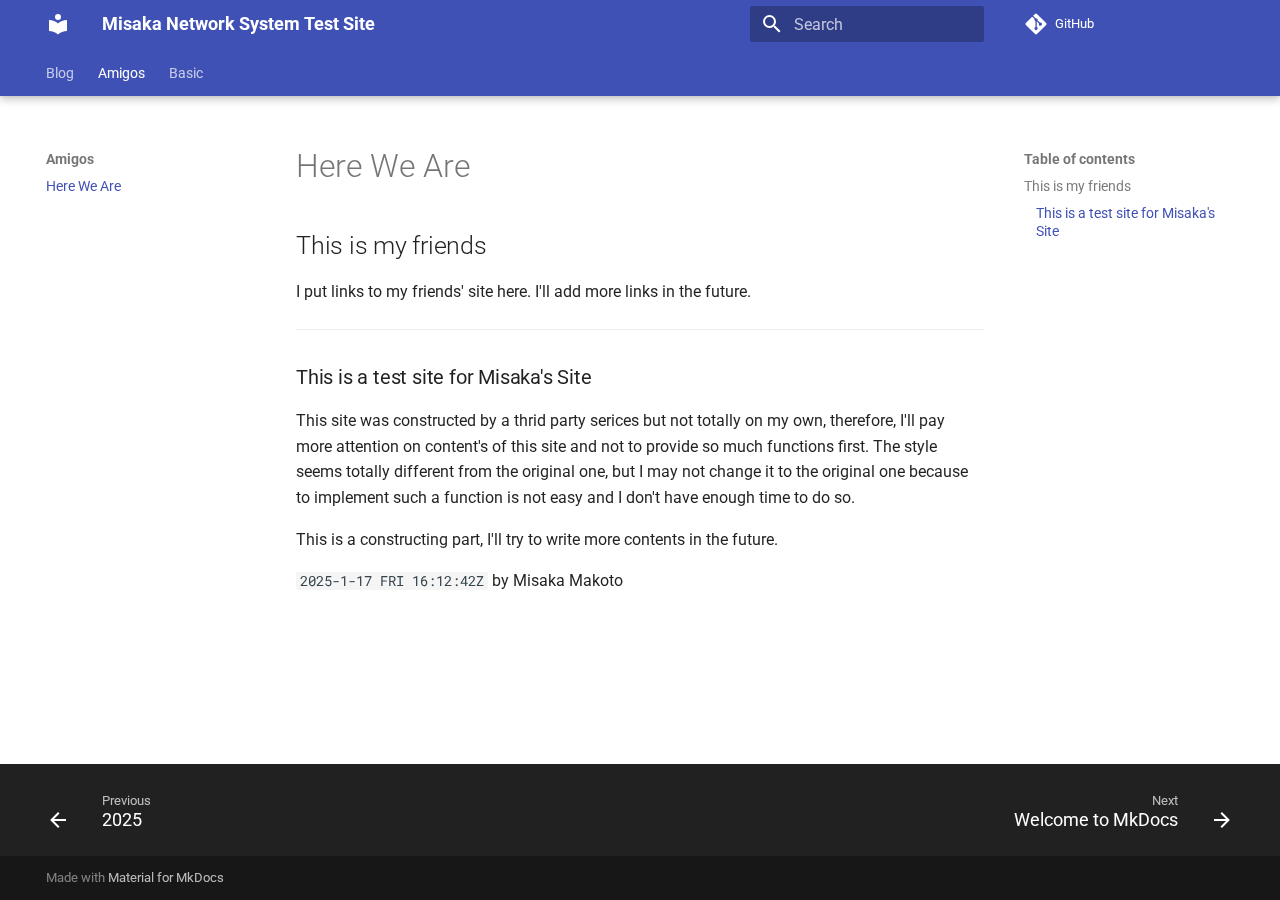
<file: Amigos/Here We Are/index.html>
<!doctype html>
<html lang="en" class="no-js">
  <head>
    
      <meta charset="utf-8">
      <meta name="viewport" content="width=device-width,initial-scale=1">
      
        <meta name="description" content="Misaka Network System Test Site">
      
      
      
        <link rel="canonical" href="https://webpagesvc.misakanetworksystem.org/Amigos/Here%20We%20Are/">
      
      
        <link rel="prev" href="../../blog/archive/2025/">
      
      
        <link rel="next" href="../..">
      
      
      <link rel="icon" href="../../assets/images/favicon.png">
      <meta name="generator" content="mkdocs-1.6.1, mkdocs-material-9.5.49">
    
    
      
        <title>Here We Are - Misaka Network System Test Site</title>
      
    
    
      <link rel="stylesheet" href="../../assets/stylesheets/main.6f8fc17f.min.css">
      
      


    
    
      
    
    
      
        
        
        <link rel="preconnect" href="https://fonts.gstatic.com" crossorigin>
        <link rel="stylesheet" href="https://fonts.googleapis.com/css?family=Roboto:300,300i,400,400i,700,700i%7CRoboto+Mono:400,400i,700,700i&display=fallback">
        <style>:root{--md-text-font:"Roboto";--md-code-font:"Roboto Mono"}</style>
      
    
    
    <script>__md_scope=new URL("../..",location),__md_hash=e=>[...e].reduce(((e,_)=>(e<<5)-e+_.charCodeAt(0)),0),__md_get=(e,_=localStorage,t=__md_scope)=>JSON.parse(_.getItem(t.pathname+"."+e)),__md_set=(e,_,t=localStorage,a=__md_scope)=>{try{t.setItem(a.pathname+"."+e,JSON.stringify(_))}catch(e){}}</script>
    
      

    
    
    
  </head>
  
  
    <body dir="ltr">
  
    
    <input class="md-toggle" data-md-toggle="drawer" type="checkbox" id="__drawer" autocomplete="off">
    <input class="md-toggle" data-md-toggle="search" type="checkbox" id="__search" autocomplete="off">
    <label class="md-overlay" for="__drawer"></label>
    <div data-md-component="skip">
      
        
        <a href="#this-is-my-friends" class="md-skip">
          Skip to content
        </a>
      
    </div>
    <div data-md-component="announce">
      
    </div>
    
    
      

  

<header class="md-header md-header--shadow md-header--lifted" data-md-component="header">
  <nav class="md-header__inner md-grid" aria-label="Header">
    <a href="../.." title="Misaka Network System Test Site" class="md-header__button md-logo" aria-label="Misaka Network System Test Site" data-md-component="logo">
      
  
  <svg xmlns="http://www.w3.org/2000/svg" viewBox="0 0 24 24"><path d="M12 8a3 3 0 0 0 3-3 3 3 0 0 0-3-3 3 3 0 0 0-3 3 3 3 0 0 0 3 3m0 3.54C9.64 9.35 6.5 8 3 8v11c3.5 0 6.64 1.35 9 3.54 2.36-2.19 5.5-3.54 9-3.54V8c-3.5 0-6.64 1.35-9 3.54"/></svg>

    </a>
    <label class="md-header__button md-icon" for="__drawer">
      
      <svg xmlns="http://www.w3.org/2000/svg" viewBox="0 0 24 24"><path d="M3 6h18v2H3zm0 5h18v2H3zm0 5h18v2H3z"/></svg>
    </label>
    <div class="md-header__title" data-md-component="header-title">
      <div class="md-header__ellipsis">
        <div class="md-header__topic">
          <span class="md-ellipsis">
            Misaka Network System Test Site
          </span>
        </div>
        <div class="md-header__topic" data-md-component="header-topic">
          <span class="md-ellipsis">
            
              Here We Are
            
          </span>
        </div>
      </div>
    </div>
    
    
      <script>var palette=__md_get("__palette");if(palette&&palette.color){if("(prefers-color-scheme)"===palette.color.media){var media=matchMedia("(prefers-color-scheme: light)"),input=document.querySelector(media.matches?"[data-md-color-media='(prefers-color-scheme: light)']":"[data-md-color-media='(prefers-color-scheme: dark)']");palette.color.media=input.getAttribute("data-md-color-media"),palette.color.scheme=input.getAttribute("data-md-color-scheme"),palette.color.primary=input.getAttribute("data-md-color-primary"),palette.color.accent=input.getAttribute("data-md-color-accent")}for(var[key,value]of Object.entries(palette.color))document.body.setAttribute("data-md-color-"+key,value)}</script>
    
    
    
      <label class="md-header__button md-icon" for="__search">
        
        <svg xmlns="http://www.w3.org/2000/svg" viewBox="0 0 24 24"><path d="M9.5 3A6.5 6.5 0 0 1 16 9.5c0 1.61-.59 3.09-1.56 4.23l.27.27h.79l5 5-1.5 1.5-5-5v-.79l-.27-.27A6.52 6.52 0 0 1 9.5 16 6.5 6.5 0 0 1 3 9.5 6.5 6.5 0 0 1 9.5 3m0 2C7 5 5 7 5 9.5S7 14 9.5 14 14 12 14 9.5 12 5 9.5 5"/></svg>
      </label>
      <div class="md-search" data-md-component="search" role="dialog">
  <label class="md-search__overlay" for="__search"></label>
  <div class="md-search__inner" role="search">
    <form class="md-search__form" name="search">
      <input type="text" class="md-search__input" name="query" aria-label="Search" placeholder="Search" autocapitalize="off" autocorrect="off" autocomplete="off" spellcheck="false" data-md-component="search-query" required>
      <label class="md-search__icon md-icon" for="__search">
        
        <svg xmlns="http://www.w3.org/2000/svg" viewBox="0 0 24 24"><path d="M9.5 3A6.5 6.5 0 0 1 16 9.5c0 1.61-.59 3.09-1.56 4.23l.27.27h.79l5 5-1.5 1.5-5-5v-.79l-.27-.27A6.52 6.52 0 0 1 9.5 16 6.5 6.5 0 0 1 3 9.5 6.5 6.5 0 0 1 9.5 3m0 2C7 5 5 7 5 9.5S7 14 9.5 14 14 12 14 9.5 12 5 9.5 5"/></svg>
        
        <svg xmlns="http://www.w3.org/2000/svg" viewBox="0 0 24 24"><path d="M20 11v2H8l5.5 5.5-1.42 1.42L4.16 12l7.92-7.92L13.5 5.5 8 11z"/></svg>
      </label>
      <nav class="md-search__options" aria-label="Search">
        
          <a href="javascript:void(0)" class="md-search__icon md-icon" title="Share" aria-label="Share" data-clipboard data-clipboard-text="" data-md-component="search-share" tabindex="-1">
            
            <svg xmlns="http://www.w3.org/2000/svg" viewBox="0 0 24 24"><path d="M18 16.08c-.76 0-1.44.3-1.96.77L8.91 12.7c.05-.23.09-.46.09-.7s-.04-.47-.09-.7l7.05-4.11c.54.5 1.25.81 2.04.81a3 3 0 0 0 3-3 3 3 0 0 0-3-3 3 3 0 0 0-3 3c0 .24.04.47.09.7L8.04 9.81C7.5 9.31 6.79 9 6 9a3 3 0 0 0-3 3 3 3 0 0 0 3 3c.79 0 1.5-.31 2.04-.81l7.12 4.15c-.05.21-.08.43-.08.66 0 1.61 1.31 2.91 2.92 2.91s2.92-1.3 2.92-2.91A2.92 2.92 0 0 0 18 16.08"/></svg>
          </a>
        
        <button type="reset" class="md-search__icon md-icon" title="Clear" aria-label="Clear" tabindex="-1">
          
          <svg xmlns="http://www.w3.org/2000/svg" viewBox="0 0 24 24"><path d="M19 6.41 17.59 5 12 10.59 6.41 5 5 6.41 10.59 12 5 17.59 6.41 19 12 13.41 17.59 19 19 17.59 13.41 12z"/></svg>
        </button>
      </nav>
      
        <div class="md-search__suggest" data-md-component="search-suggest"></div>
      
    </form>
    <div class="md-search__output">
      <div class="md-search__scrollwrap" tabindex="0" data-md-scrollfix>
        <div class="md-search-result" data-md-component="search-result">
          <div class="md-search-result__meta">
            Initializing search
          </div>
          <ol class="md-search-result__list" role="presentation"></ol>
        </div>
      </div>
    </div>
  </div>
</div>
    
    
      <div class="md-header__source">
        <a href="https://github.com/Misaka-Makoto/misaka-makoto.github.io" title="Go to repository" class="md-source" data-md-component="source">
  <div class="md-source__icon md-icon">
    
    <svg xmlns="http://www.w3.org/2000/svg" viewBox="0 0 448 512"><!--! Font Awesome Free 6.7.1 by @fontawesome - https://fontawesome.com License - https://fontawesome.com/license/free (Icons: CC BY 4.0, Fonts: SIL OFL 1.1, Code: MIT License) Copyright 2024 Fonticons, Inc.--><path d="M439.55 236.05 244 40.45a28.87 28.87 0 0 0-40.81 0l-40.66 40.63 51.52 51.52c27.06-9.14 52.68 16.77 43.39 43.68l49.66 49.66c34.23-11.8 61.18 31 35.47 56.69-26.49 26.49-70.21-2.87-56-37.34L240.22 199v121.85c25.3 12.54 22.26 41.85 9.08 55a34.34 34.34 0 0 1-48.55 0c-17.57-17.6-11.07-46.91 11.25-56v-123c-20.8-8.51-24.6-30.74-18.64-45L142.57 101 8.45 235.14a28.86 28.86 0 0 0 0 40.81l195.61 195.6a28.86 28.86 0 0 0 40.8 0l194.69-194.69a28.86 28.86 0 0 0 0-40.81"/></svg>
  </div>
  <div class="md-source__repository">
    GitHub
  </div>
</a>
      </div>
    
  </nav>
  
    
      
<nav class="md-tabs" aria-label="Tabs" data-md-component="tabs">
  <div class="md-grid">
    <ul class="md-tabs__list">
      
        
  
  
  
    
    
      <li class="md-tabs__item">
        <a href="../../blog/" class="md-tabs__link">
          
  
    
  
  Blog

        </a>
      </li>
    
  

      
        
  
  
    
  
  
    
    
      <li class="md-tabs__item md-tabs__item--active">
        <a href="./" class="md-tabs__link">
          
  
    
  
  Amigos

        </a>
      </li>
    
  

      
        
  
  
  
    
    
      <li class="md-tabs__item">
        <a href="../.." class="md-tabs__link">
          
  
    
  
  Basic

        </a>
      </li>
    
  

      
    </ul>
  </div>
</nav>
    
  
</header>
    
    <div class="md-container" data-md-component="container">
      
      
        
      
      <main class="md-main" data-md-component="main">
        <div class="md-main__inner md-grid">
          
            
              
              <div class="md-sidebar md-sidebar--primary" data-md-component="sidebar" data-md-type="navigation" >
                <div class="md-sidebar__scrollwrap">
                  <div class="md-sidebar__inner">
                    


  


<nav class="md-nav md-nav--primary md-nav--lifted" aria-label="Navigation" data-md-level="0">
  <label class="md-nav__title" for="__drawer">
    <a href="../.." title="Misaka Network System Test Site" class="md-nav__button md-logo" aria-label="Misaka Network System Test Site" data-md-component="logo">
      
  
  <svg xmlns="http://www.w3.org/2000/svg" viewBox="0 0 24 24"><path d="M12 8a3 3 0 0 0 3-3 3 3 0 0 0-3-3 3 3 0 0 0-3 3 3 3 0 0 0 3 3m0 3.54C9.64 9.35 6.5 8 3 8v11c3.5 0 6.64 1.35 9 3.54 2.36-2.19 5.5-3.54 9-3.54V8c-3.5 0-6.64 1.35-9 3.54"/></svg>

    </a>
    Misaka Network System Test Site
  </label>
  
    <div class="md-nav__source">
      <a href="https://github.com/Misaka-Makoto/misaka-makoto.github.io" title="Go to repository" class="md-source" data-md-component="source">
  <div class="md-source__icon md-icon">
    
    <svg xmlns="http://www.w3.org/2000/svg" viewBox="0 0 448 512"><!--! Font Awesome Free 6.7.1 by @fontawesome - https://fontawesome.com License - https://fontawesome.com/license/free (Icons: CC BY 4.0, Fonts: SIL OFL 1.1, Code: MIT License) Copyright 2024 Fonticons, Inc.--><path d="M439.55 236.05 244 40.45a28.87 28.87 0 0 0-40.81 0l-40.66 40.63 51.52 51.52c27.06-9.14 52.68 16.77 43.39 43.68l49.66 49.66c34.23-11.8 61.18 31 35.47 56.69-26.49 26.49-70.21-2.87-56-37.34L240.22 199v121.85c25.3 12.54 22.26 41.85 9.08 55a34.34 34.34 0 0 1-48.55 0c-17.57-17.6-11.07-46.91 11.25-56v-123c-20.8-8.51-24.6-30.74-18.64-45L142.57 101 8.45 235.14a28.86 28.86 0 0 0 0 40.81l195.61 195.6a28.86 28.86 0 0 0 40.8 0l194.69-194.69a28.86 28.86 0 0 0 0-40.81"/></svg>
  </div>
  <div class="md-source__repository">
    GitHub
  </div>
</a>
    </div>
  
  <ul class="md-nav__list" data-md-scrollfix>
    
      
      
  
  
  
  
    
    
      
        
          
        
      
        
      
        
      
    
    
      
      
        
      
    
    
    <li class="md-nav__item md-nav__item--nested">
      
        
        
          
        
        <input class="md-nav__toggle md-toggle md-toggle--indeterminate" type="checkbox" id="__nav_1" >
        
          
          
          <div class="md-nav__link md-nav__container">
            <a href="../../blog/" class="md-nav__link ">
              
  
  <span class="md-ellipsis">
    Blog
  </span>
  

            </a>
            
              
              <label class="md-nav__link " for="__nav_1" id="__nav_1_label" tabindex="0">
                <span class="md-nav__icon md-icon"></span>
              </label>
            
          </div>
        
        <nav class="md-nav" data-md-level="1" aria-labelledby="__nav_1_label" aria-expanded="false">
          <label class="md-nav__title" for="__nav_1">
            <span class="md-nav__icon md-icon"></span>
            Blog
          </label>
          <ul class="md-nav__list" data-md-scrollfix>
            
              
            
              
                
  
  
  
  
    
    
      
        
      
    
    
      
      
        
      
    
    
    <li class="md-nav__item md-nav__item--nested">
      
        
        
          
        
        <input class="md-nav__toggle md-toggle md-toggle--indeterminate" type="checkbox" id="__nav_1_2" >
        
          
          <label class="md-nav__link" for="__nav_1_2" id="__nav_1_2_label" tabindex="0">
            
  
  <span class="md-ellipsis">
    Archive
  </span>
  

            <span class="md-nav__icon md-icon"></span>
          </label>
        
        <nav class="md-nav" data-md-level="2" aria-labelledby="__nav_1_2_label" aria-expanded="false">
          <label class="md-nav__title" for="__nav_1_2">
            <span class="md-nav__icon md-icon"></span>
            Archive
          </label>
          <ul class="md-nav__list" data-md-scrollfix>
            
              
                
  
  
  
    
  
  
    <li class="md-nav__item">
      <a href="../../blog/archive/2025/" class="md-nav__link">
        
  
  <span class="md-ellipsis">
    2025
  </span>
  

      </a>
    </li>
  

              
            
          </ul>
        </nav>
      
    </li>
  

              
            
              
                
  
  
  
  
    
    
      
        
      
        
      
    
    
      
      
        
      
    
    
    <li class="md-nav__item md-nav__item--nested">
      
        
        
          
        
        <input class="md-nav__toggle md-toggle md-toggle--indeterminate" type="checkbox" id="__nav_1_3" >
        
          
          <label class="md-nav__link" for="__nav_1_3" id="__nav_1_3_label" tabindex="0">
            
  
  <span class="md-ellipsis">
    Categories
  </span>
  

            <span class="md-nav__icon md-icon"></span>
          </label>
        
        <nav class="md-nav" data-md-level="2" aria-labelledby="__nav_1_3_label" aria-expanded="false">
          <label class="md-nav__title" for="__nav_1_3">
            <span class="md-nav__icon md-icon"></span>
            Categories
          </label>
          <ul class="md-nav__list" data-md-scrollfix>
            
              
                
  
  
  
    
  
  
    <li class="md-nav__item">
      <a href="../../blog/category/blog/" class="md-nav__link">
        
  
  <span class="md-ellipsis">
    Blog
  </span>
  

      </a>
    </li>
  

              
            
              
                
  
  
  
    
  
  
    <li class="md-nav__item">
      <a href="../../blog/category/desription/" class="md-nav__link">
        
  
  <span class="md-ellipsis">
    Desription
  </span>
  

      </a>
    </li>
  

              
            
          </ul>
        </nav>
      
    </li>
  

              
            
          </ul>
        </nav>
      
    </li>
  

    
      
      
  
  
    
  
  
  
    
    
      
        
      
    
    
      
        
        
      
      
        
      
    
    
    <li class="md-nav__item md-nav__item--active md-nav__item--section md-nav__item--nested">
      
        
        
        <input class="md-nav__toggle md-toggle " type="checkbox" id="__nav_2" checked>
        
          
          <label class="md-nav__link" for="__nav_2" id="__nav_2_label" tabindex="">
            
  
  <span class="md-ellipsis">
    Amigos
  </span>
  

            <span class="md-nav__icon md-icon"></span>
          </label>
        
        <nav class="md-nav" data-md-level="1" aria-labelledby="__nav_2_label" aria-expanded="true">
          <label class="md-nav__title" for="__nav_2">
            <span class="md-nav__icon md-icon"></span>
            Amigos
          </label>
          <ul class="md-nav__list" data-md-scrollfix>
            
              
                
  
  
    
  
  
  
    <li class="md-nav__item md-nav__item--active">
      
      <input class="md-nav__toggle md-toggle" type="checkbox" id="__toc">
      
      
      
        <label class="md-nav__link md-nav__link--active" for="__toc">
          
  
  <span class="md-ellipsis">
    Here We Are
  </span>
  

          <span class="md-nav__icon md-icon"></span>
        </label>
      
      <a href="./" class="md-nav__link md-nav__link--active">
        
  
  <span class="md-ellipsis">
    Here We Are
  </span>
  

      </a>
      
        

<nav class="md-nav md-nav--secondary" aria-label="Table of contents">
  
  
  
  
    <label class="md-nav__title" for="__toc">
      <span class="md-nav__icon md-icon"></span>
      Table of contents
    </label>
    <ul class="md-nav__list" data-md-component="toc" data-md-scrollfix>
      
        <li class="md-nav__item">
  <a href="#this-is-my-friends" class="md-nav__link">
    <span class="md-ellipsis">
      This is my friends
    </span>
  </a>
  
    <nav class="md-nav" aria-label="This is my friends">
      <ul class="md-nav__list">
        
          <li class="md-nav__item">
  <a href="#this-is-a-test-site-for-misakas-site" class="md-nav__link">
    <span class="md-ellipsis">
      This is a test site for Misaka's Site
    </span>
  </a>
  
</li>
        
      </ul>
    </nav>
  
</li>
      
    </ul>
  
</nav>
      
    </li>
  

              
            
          </ul>
        </nav>
      
    </li>
  

    
      
      
  
  
  
  
    
    
      
        
          
        
      
    
    
      
      
        
      
    
    
    <li class="md-nav__item md-nav__item--nested">
      
        
        
          
        
        <input class="md-nav__toggle md-toggle md-toggle--indeterminate" type="checkbox" id="__nav_3" >
        
          
          
          <div class="md-nav__link md-nav__container">
            <a href="../.." class="md-nav__link ">
              
  
  <span class="md-ellipsis">
    Basic
  </span>
  

            </a>
            
          </div>
        
        <nav class="md-nav" data-md-level="1" aria-labelledby="__nav_3_label" aria-expanded="false">
          <label class="md-nav__title" for="__nav_3">
            <span class="md-nav__icon md-icon"></span>
            Basic
          </label>
          <ul class="md-nav__list" data-md-scrollfix>
            
              
            
          </ul>
        </nav>
      
    </li>
  

    
  </ul>
</nav>
                  </div>
                </div>
              </div>
            
            
              
              <div class="md-sidebar md-sidebar--secondary" data-md-component="sidebar" data-md-type="toc" >
                <div class="md-sidebar__scrollwrap">
                  <div class="md-sidebar__inner">
                    

<nav class="md-nav md-nav--secondary" aria-label="Table of contents">
  
  
  
  
    <label class="md-nav__title" for="__toc">
      <span class="md-nav__icon md-icon"></span>
      Table of contents
    </label>
    <ul class="md-nav__list" data-md-component="toc" data-md-scrollfix>
      
        <li class="md-nav__item">
  <a href="#this-is-my-friends" class="md-nav__link">
    <span class="md-ellipsis">
      This is my friends
    </span>
  </a>
  
    <nav class="md-nav" aria-label="This is my friends">
      <ul class="md-nav__list">
        
          <li class="md-nav__item">
  <a href="#this-is-a-test-site-for-misakas-site" class="md-nav__link">
    <span class="md-ellipsis">
      This is a test site for Misaka's Site
    </span>
  </a>
  
</li>
        
      </ul>
    </nav>
  
</li>
      
    </ul>
  
</nav>
                  </div>
                </div>
              </div>
            
          
          
            <div class="md-content" data-md-component="content">
              <article class="md-content__inner md-typeset">
                
                  

  
  


  <h1>Here We Are</h1>

<h2 id="this-is-my-friends">This is my friends</h2>
<p>I put links to my friends' site here. I'll add more links in the future.</p>
<hr />
<h3 id="this-is-a-test-site-for-misakas-site">This is a test site for Misaka's Site</h3>
<p>This site was constructed by a thrid party serices but not totally on my own, therefore, I'll pay more attention on content's of this site and not to provide so much functions first.
The style seems totally different from the original one, but I may not change it to the original one because to implement such a function is not easy and I don't have enough time to do so.</p>
<p>This is a constructing part, I'll try to write more contents in the future.</p>
<p><code>2025-1-17 FRI 16:12:42Z</code> by Misaka Makoto</p>







  
  






                
              </article>
            </div>
          
          
<script>var target=document.getElementById(location.hash.slice(1));target&&target.name&&(target.checked=target.name.startsWith("__tabbed_"))</script>
        </div>
        
      </main>
      
        <footer class="md-footer">
  
    
      
      <nav class="md-footer__inner md-grid" aria-label="Footer" >
        
          
          <a href="../../blog/archive/2025/" class="md-footer__link md-footer__link--prev" aria-label="Previous: 2025">
            <div class="md-footer__button md-icon">
              
              <svg xmlns="http://www.w3.org/2000/svg" viewBox="0 0 24 24"><path d="M20 11v2H8l5.5 5.5-1.42 1.42L4.16 12l7.92-7.92L13.5 5.5 8 11z"/></svg>
            </div>
            <div class="md-footer__title">
              <span class="md-footer__direction">
                Previous
              </span>
              <div class="md-ellipsis">
                2025
              </div>
            </div>
          </a>
        
        
          
          <a href="../.." class="md-footer__link md-footer__link--next" aria-label="Next: Welcome to MkDocs">
            <div class="md-footer__title">
              <span class="md-footer__direction">
                Next
              </span>
              <div class="md-ellipsis">
                Welcome to MkDocs
              </div>
            </div>
            <div class="md-footer__button md-icon">
              
              <svg xmlns="http://www.w3.org/2000/svg" viewBox="0 0 24 24"><path d="M4 11v2h12l-5.5 5.5 1.42 1.42L19.84 12l-7.92-7.92L10.5 5.5 16 11z"/></svg>
            </div>
          </a>
        
      </nav>
    
  
  <div class="md-footer-meta md-typeset">
    <div class="md-footer-meta__inner md-grid">
      <div class="md-copyright">
  
  
    Made with
    <a href="https://squidfunk.github.io/mkdocs-material/" target="_blank" rel="noopener">
      Material for MkDocs
    </a>
  
</div>
      
    </div>
  </div>
</footer>
      
    </div>
    <div class="md-dialog" data-md-component="dialog">
      <div class="md-dialog__inner md-typeset"></div>
    </div>
    
    
    <script id="__config" type="application/json">{"base": "../..", "features": ["search.suggest", "search.highlight", "search.share", "navigation.footer", "navigation.tracking", "navigation.tabs", "navigation.tabs.sticky", "navigation.sections", "navigation.expand", "navigation.path", "navigation.indexes"], "search": "../../assets/javascripts/workers/search.6ce7567c.min.js", "translations": {"clipboard.copied": "Copied to clipboard", "clipboard.copy": "Copy to clipboard", "search.result.more.one": "1 more on this page", "search.result.more.other": "# more on this page", "search.result.none": "No matching documents", "search.result.one": "1 matching document", "search.result.other": "# matching documents", "search.result.placeholder": "Type to start searching", "search.result.term.missing": "Missing", "select.version": "Select version"}}</script>
    
    
      <script src="../../assets/javascripts/bundle.88dd0f4e.min.js"></script>
      
    
  </body>
</html>
</file>
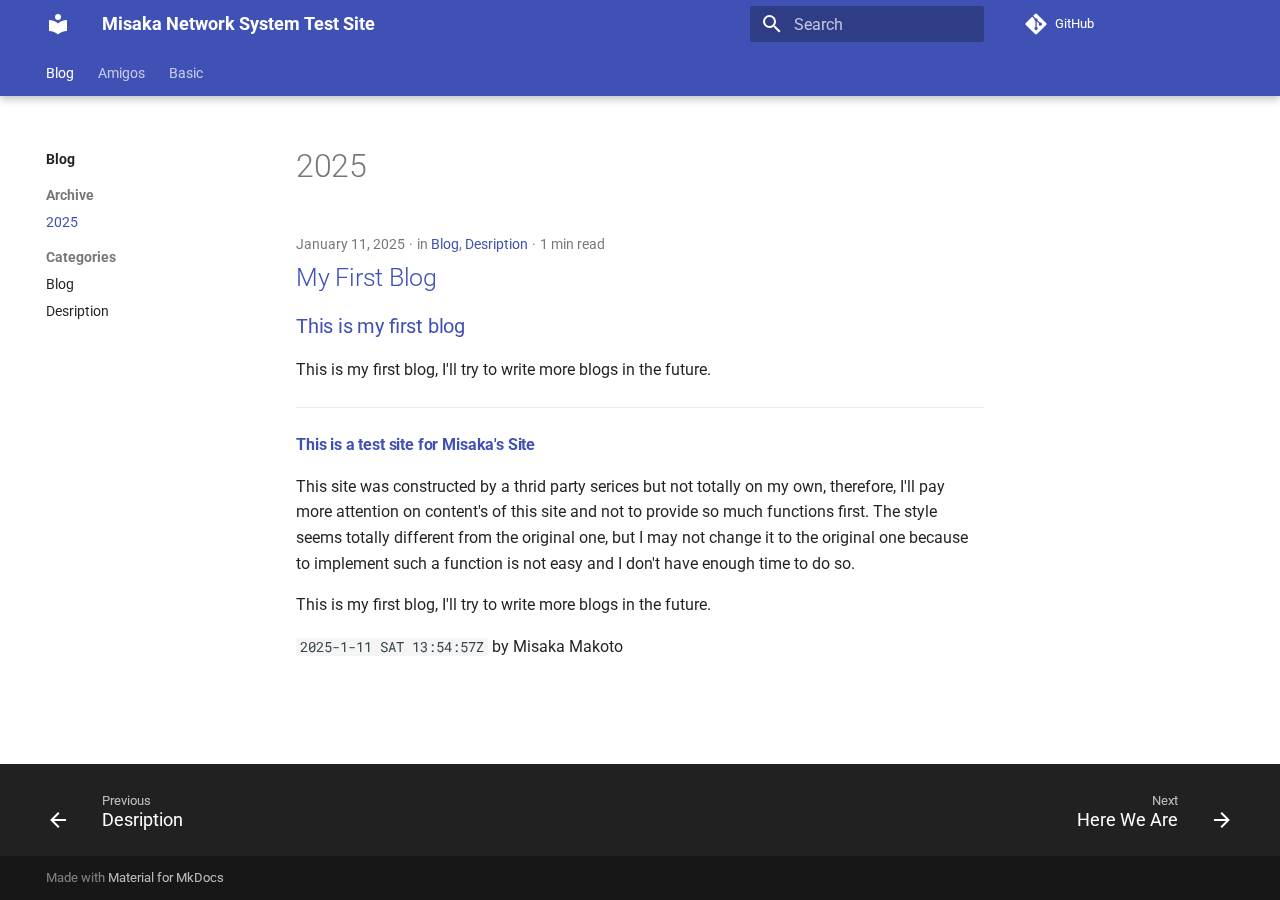
<file: blog/archive/2025/index.html>
<!doctype html>
<html lang="en" class="no-js">
  <head>
    
      <meta charset="utf-8">
      <meta name="viewport" content="width=device-width,initial-scale=1">
      
        <meta name="description" content="Misaka Network System Test Site">
      
      
      
        <link rel="canonical" href="https://webpagesvc.misakanetworksystem.org/blog/archive/2025/">
      
      
        <link rel="prev" href="../../category/desription/">
      
      
        <link rel="next" href="../../../Amigos/Here%20We%20Are/">
      
      
      <link rel="icon" href="../../../assets/images/favicon.png">
      <meta name="generator" content="mkdocs-1.6.1, mkdocs-material-9.5.49">
    
    
      
        <title>2025 - Misaka Network System Test Site</title>
      
    
    
      <link rel="stylesheet" href="../../../assets/stylesheets/main.6f8fc17f.min.css">
      
      


    
    
      
    
    
      
        
        
        <link rel="preconnect" href="https://fonts.gstatic.com" crossorigin>
        <link rel="stylesheet" href="https://fonts.googleapis.com/css?family=Roboto:300,300i,400,400i,700,700i%7CRoboto+Mono:400,400i,700,700i&display=fallback">
        <style>:root{--md-text-font:"Roboto";--md-code-font:"Roboto Mono"}</style>
      
    
    
    <script>__md_scope=new URL("../../..",location),__md_hash=e=>[...e].reduce(((e,_)=>(e<<5)-e+_.charCodeAt(0)),0),__md_get=(e,_=localStorage,t=__md_scope)=>JSON.parse(_.getItem(t.pathname+"."+e)),__md_set=(e,_,t=localStorage,a=__md_scope)=>{try{t.setItem(a.pathname+"."+e,JSON.stringify(_))}catch(e){}}</script>
    
      

    
    
    
  </head>
  
  
    <body dir="ltr">
  
    
    <input class="md-toggle" data-md-toggle="drawer" type="checkbox" id="__drawer" autocomplete="off">
    <input class="md-toggle" data-md-toggle="search" type="checkbox" id="__search" autocomplete="off">
    <label class="md-overlay" for="__drawer"></label>
    <div data-md-component="skip">
      
        
        <a href="#2025" class="md-skip">
          Skip to content
        </a>
      
    </div>
    <div data-md-component="announce">
      
    </div>
    
    
      

  

<header class="md-header md-header--shadow md-header--lifted" data-md-component="header">
  <nav class="md-header__inner md-grid" aria-label="Header">
    <a href="../../.." title="Misaka Network System Test Site" class="md-header__button md-logo" aria-label="Misaka Network System Test Site" data-md-component="logo">
      
  
  <svg xmlns="http://www.w3.org/2000/svg" viewBox="0 0 24 24"><path d="M12 8a3 3 0 0 0 3-3 3 3 0 0 0-3-3 3 3 0 0 0-3 3 3 3 0 0 0 3 3m0 3.54C9.64 9.35 6.5 8 3 8v11c3.5 0 6.64 1.35 9 3.54 2.36-2.19 5.5-3.54 9-3.54V8c-3.5 0-6.64 1.35-9 3.54"/></svg>

    </a>
    <label class="md-header__button md-icon" for="__drawer">
      
      <svg xmlns="http://www.w3.org/2000/svg" viewBox="0 0 24 24"><path d="M3 6h18v2H3zm0 5h18v2H3zm0 5h18v2H3z"/></svg>
    </label>
    <div class="md-header__title" data-md-component="header-title">
      <div class="md-header__ellipsis">
        <div class="md-header__topic">
          <span class="md-ellipsis">
            Misaka Network System Test Site
          </span>
        </div>
        <div class="md-header__topic" data-md-component="header-topic">
          <span class="md-ellipsis">
            
              2025
            
          </span>
        </div>
      </div>
    </div>
    
    
      <script>var palette=__md_get("__palette");if(palette&&palette.color){if("(prefers-color-scheme)"===palette.color.media){var media=matchMedia("(prefers-color-scheme: light)"),input=document.querySelector(media.matches?"[data-md-color-media='(prefers-color-scheme: light)']":"[data-md-color-media='(prefers-color-scheme: dark)']");palette.color.media=input.getAttribute("data-md-color-media"),palette.color.scheme=input.getAttribute("data-md-color-scheme"),palette.color.primary=input.getAttribute("data-md-color-primary"),palette.color.accent=input.getAttribute("data-md-color-accent")}for(var[key,value]of Object.entries(palette.color))document.body.setAttribute("data-md-color-"+key,value)}</script>
    
    
    
      <label class="md-header__button md-icon" for="__search">
        
        <svg xmlns="http://www.w3.org/2000/svg" viewBox="0 0 24 24"><path d="M9.5 3A6.5 6.5 0 0 1 16 9.5c0 1.61-.59 3.09-1.56 4.23l.27.27h.79l5 5-1.5 1.5-5-5v-.79l-.27-.27A6.52 6.52 0 0 1 9.5 16 6.5 6.5 0 0 1 3 9.5 6.5 6.5 0 0 1 9.5 3m0 2C7 5 5 7 5 9.5S7 14 9.5 14 14 12 14 9.5 12 5 9.5 5"/></svg>
      </label>
      <div class="md-search" data-md-component="search" role="dialog">
  <label class="md-search__overlay" for="__search"></label>
  <div class="md-search__inner" role="search">
    <form class="md-search__form" name="search">
      <input type="text" class="md-search__input" name="query" aria-label="Search" placeholder="Search" autocapitalize="off" autocorrect="off" autocomplete="off" spellcheck="false" data-md-component="search-query" required>
      <label class="md-search__icon md-icon" for="__search">
        
        <svg xmlns="http://www.w3.org/2000/svg" viewBox="0 0 24 24"><path d="M9.5 3A6.5 6.5 0 0 1 16 9.5c0 1.61-.59 3.09-1.56 4.23l.27.27h.79l5 5-1.5 1.5-5-5v-.79l-.27-.27A6.52 6.52 0 0 1 9.5 16 6.5 6.5 0 0 1 3 9.5 6.5 6.5 0 0 1 9.5 3m0 2C7 5 5 7 5 9.5S7 14 9.5 14 14 12 14 9.5 12 5 9.5 5"/></svg>
        
        <svg xmlns="http://www.w3.org/2000/svg" viewBox="0 0 24 24"><path d="M20 11v2H8l5.5 5.5-1.42 1.42L4.16 12l7.92-7.92L13.5 5.5 8 11z"/></svg>
      </label>
      <nav class="md-search__options" aria-label="Search">
        
          <a href="javascript:void(0)" class="md-search__icon md-icon" title="Share" aria-label="Share" data-clipboard data-clipboard-text="" data-md-component="search-share" tabindex="-1">
            
            <svg xmlns="http://www.w3.org/2000/svg" viewBox="0 0 24 24"><path d="M18 16.08c-.76 0-1.44.3-1.96.77L8.91 12.7c.05-.23.09-.46.09-.7s-.04-.47-.09-.7l7.05-4.11c.54.5 1.25.81 2.04.81a3 3 0 0 0 3-3 3 3 0 0 0-3-3 3 3 0 0 0-3 3c0 .24.04.47.09.7L8.04 9.81C7.5 9.31 6.79 9 6 9a3 3 0 0 0-3 3 3 3 0 0 0 3 3c.79 0 1.5-.31 2.04-.81l7.12 4.15c-.05.21-.08.43-.08.66 0 1.61 1.31 2.91 2.92 2.91s2.92-1.3 2.92-2.91A2.92 2.92 0 0 0 18 16.08"/></svg>
          </a>
        
        <button type="reset" class="md-search__icon md-icon" title="Clear" aria-label="Clear" tabindex="-1">
          
          <svg xmlns="http://www.w3.org/2000/svg" viewBox="0 0 24 24"><path d="M19 6.41 17.59 5 12 10.59 6.41 5 5 6.41 10.59 12 5 17.59 6.41 19 12 13.41 17.59 19 19 17.59 13.41 12z"/></svg>
        </button>
      </nav>
      
        <div class="md-search__suggest" data-md-component="search-suggest"></div>
      
    </form>
    <div class="md-search__output">
      <div class="md-search__scrollwrap" tabindex="0" data-md-scrollfix>
        <div class="md-search-result" data-md-component="search-result">
          <div class="md-search-result__meta">
            Initializing search
          </div>
          <ol class="md-search-result__list" role="presentation"></ol>
        </div>
      </div>
    </div>
  </div>
</div>
    
    
      <div class="md-header__source">
        <a href="https://github.com/Misaka-Makoto/misaka-makoto.github.io" title="Go to repository" class="md-source" data-md-component="source">
  <div class="md-source__icon md-icon">
    
    <svg xmlns="http://www.w3.org/2000/svg" viewBox="0 0 448 512"><!--! Font Awesome Free 6.7.1 by @fontawesome - https://fontawesome.com License - https://fontawesome.com/license/free (Icons: CC BY 4.0, Fonts: SIL OFL 1.1, Code: MIT License) Copyright 2024 Fonticons, Inc.--><path d="M439.55 236.05 244 40.45a28.87 28.87 0 0 0-40.81 0l-40.66 40.63 51.52 51.52c27.06-9.14 52.68 16.77 43.39 43.68l49.66 49.66c34.23-11.8 61.18 31 35.47 56.69-26.49 26.49-70.21-2.87-56-37.34L240.22 199v121.85c25.3 12.54 22.26 41.85 9.08 55a34.34 34.34 0 0 1-48.55 0c-17.57-17.6-11.07-46.91 11.25-56v-123c-20.8-8.51-24.6-30.74-18.64-45L142.57 101 8.45 235.14a28.86 28.86 0 0 0 0 40.81l195.61 195.6a28.86 28.86 0 0 0 40.8 0l194.69-194.69a28.86 28.86 0 0 0 0-40.81"/></svg>
  </div>
  <div class="md-source__repository">
    GitHub
  </div>
</a>
      </div>
    
  </nav>
  
    
      
<nav class="md-tabs" aria-label="Tabs" data-md-component="tabs">
  <div class="md-grid">
    <ul class="md-tabs__list">
      
        
  
  
    
  
  
    
    
      <li class="md-tabs__item md-tabs__item--active">
        <a href="../../" class="md-tabs__link">
          
  
    
  
  Blog

        </a>
      </li>
    
  

      
        
  
  
  
    
    
      <li class="md-tabs__item">
        <a href="../../../Amigos/Here%20We%20Are/" class="md-tabs__link">
          
  
    
  
  Amigos

        </a>
      </li>
    
  

      
        
  
  
  
    
    
      <li class="md-tabs__item">
        <a href="../../.." class="md-tabs__link">
          
  
    
  
  Basic

        </a>
      </li>
    
  

      
    </ul>
  </div>
</nav>
    
  
</header>
    
    <div class="md-container" data-md-component="container">
      
      
        
      
      <main class="md-main" data-md-component="main">
        <div class="md-main__inner md-grid">
          
            
              
              <div class="md-sidebar md-sidebar--primary" data-md-component="sidebar" data-md-type="navigation" >
                <div class="md-sidebar__scrollwrap">
                  <div class="md-sidebar__inner">
                    


  


<nav class="md-nav md-nav--primary md-nav--lifted" aria-label="Navigation" data-md-level="0">
  <label class="md-nav__title" for="__drawer">
    <a href="../../.." title="Misaka Network System Test Site" class="md-nav__button md-logo" aria-label="Misaka Network System Test Site" data-md-component="logo">
      
  
  <svg xmlns="http://www.w3.org/2000/svg" viewBox="0 0 24 24"><path d="M12 8a3 3 0 0 0 3-3 3 3 0 0 0-3-3 3 3 0 0 0-3 3 3 3 0 0 0 3 3m0 3.54C9.64 9.35 6.5 8 3 8v11c3.5 0 6.64 1.35 9 3.54 2.36-2.19 5.5-3.54 9-3.54V8c-3.5 0-6.64 1.35-9 3.54"/></svg>

    </a>
    Misaka Network System Test Site
  </label>
  
    <div class="md-nav__source">
      <a href="https://github.com/Misaka-Makoto/misaka-makoto.github.io" title="Go to repository" class="md-source" data-md-component="source">
  <div class="md-source__icon md-icon">
    
    <svg xmlns="http://www.w3.org/2000/svg" viewBox="0 0 448 512"><!--! Font Awesome Free 6.7.1 by @fontawesome - https://fontawesome.com License - https://fontawesome.com/license/free (Icons: CC BY 4.0, Fonts: SIL OFL 1.1, Code: MIT License) Copyright 2024 Fonticons, Inc.--><path d="M439.55 236.05 244 40.45a28.87 28.87 0 0 0-40.81 0l-40.66 40.63 51.52 51.52c27.06-9.14 52.68 16.77 43.39 43.68l49.66 49.66c34.23-11.8 61.18 31 35.47 56.69-26.49 26.49-70.21-2.87-56-37.34L240.22 199v121.85c25.3 12.54 22.26 41.85 9.08 55a34.34 34.34 0 0 1-48.55 0c-17.57-17.6-11.07-46.91 11.25-56v-123c-20.8-8.51-24.6-30.74-18.64-45L142.57 101 8.45 235.14a28.86 28.86 0 0 0 0 40.81l195.61 195.6a28.86 28.86 0 0 0 40.8 0l194.69-194.69a28.86 28.86 0 0 0 0-40.81"/></svg>
  </div>
  <div class="md-source__repository">
    GitHub
  </div>
</a>
    </div>
  
  <ul class="md-nav__list" data-md-scrollfix>
    
      
      
  
  
    
  
  
  
    
    
      
        
          
        
      
        
      
        
      
    
    
      
        
        
      
      
        
      
    
    
    <li class="md-nav__item md-nav__item--active md-nav__item--section md-nav__item--nested">
      
        
        
        <input class="md-nav__toggle md-toggle " type="checkbox" id="__nav_1" checked>
        
          
          
          <div class="md-nav__link md-nav__container">
            <a href="../../" class="md-nav__link ">
              
  
  <span class="md-ellipsis">
    Blog
  </span>
  

            </a>
            
              
              <label class="md-nav__link " for="__nav_1" id="__nav_1_label" tabindex="">
                <span class="md-nav__icon md-icon"></span>
              </label>
            
          </div>
        
        <nav class="md-nav" data-md-level="1" aria-labelledby="__nav_1_label" aria-expanded="true">
          <label class="md-nav__title" for="__nav_1">
            <span class="md-nav__icon md-icon"></span>
            Blog
          </label>
          <ul class="md-nav__list" data-md-scrollfix>
            
              
            
              
                
  
  
    
  
  
  
    
    
      
        
      
    
    
      
      
        
          
          
        
      
    
    
    <li class="md-nav__item md-nav__item--active md-nav__item--section md-nav__item--nested">
      
        
        
        <input class="md-nav__toggle md-toggle " type="checkbox" id="__nav_1_2" checked>
        
          
          <label class="md-nav__link" for="__nav_1_2" id="__nav_1_2_label" tabindex="">
            
  
  <span class="md-ellipsis">
    Archive
  </span>
  

            <span class="md-nav__icon md-icon"></span>
          </label>
        
        <nav class="md-nav" data-md-level="2" aria-labelledby="__nav_1_2_label" aria-expanded="true">
          <label class="md-nav__title" for="__nav_1_2">
            <span class="md-nav__icon md-icon"></span>
            Archive
          </label>
          <ul class="md-nav__list" data-md-scrollfix>
            
              
                
  
  
    
  
  
    
      
    
  
  
    <li class="md-nav__item md-nav__item--active">
      
      <input class="md-nav__toggle md-toggle" type="checkbox" id="__toc">
      
      
        
      
      
      <a href="./" class="md-nav__link md-nav__link--active">
        
  
  <span class="md-ellipsis">
    2025
  </span>
  

      </a>
      
    </li>
  

              
            
          </ul>
        </nav>
      
    </li>
  

              
            
              
                
  
  
  
  
    
    
      
        
      
        
      
    
    
      
      
        
          
          
        
      
    
    
    <li class="md-nav__item md-nav__item--section md-nav__item--nested">
      
        
        
          
        
        <input class="md-nav__toggle md-toggle md-toggle--indeterminate" type="checkbox" id="__nav_1_3" >
        
          
          <label class="md-nav__link" for="__nav_1_3" id="__nav_1_3_label" tabindex="">
            
  
  <span class="md-ellipsis">
    Categories
  </span>
  

            <span class="md-nav__icon md-icon"></span>
          </label>
        
        <nav class="md-nav" data-md-level="2" aria-labelledby="__nav_1_3_label" aria-expanded="false">
          <label class="md-nav__title" for="__nav_1_3">
            <span class="md-nav__icon md-icon"></span>
            Categories
          </label>
          <ul class="md-nav__list" data-md-scrollfix>
            
              
                
  
  
  
    
  
  
    <li class="md-nav__item">
      <a href="../../category/blog/" class="md-nav__link">
        
  
  <span class="md-ellipsis">
    Blog
  </span>
  

      </a>
    </li>
  

              
            
              
                
  
  
  
    
  
  
    <li class="md-nav__item">
      <a href="../../category/desription/" class="md-nav__link">
        
  
  <span class="md-ellipsis">
    Desription
  </span>
  

      </a>
    </li>
  

              
            
          </ul>
        </nav>
      
    </li>
  

              
            
          </ul>
        </nav>
      
    </li>
  

    
      
      
  
  
  
  
    
    
      
        
      
    
    
      
      
        
      
    
    
    <li class="md-nav__item md-nav__item--nested">
      
        
        
          
        
        <input class="md-nav__toggle md-toggle md-toggle--indeterminate" type="checkbox" id="__nav_2" >
        
          
          <label class="md-nav__link" for="__nav_2" id="__nav_2_label" tabindex="0">
            
  
  <span class="md-ellipsis">
    Amigos
  </span>
  

            <span class="md-nav__icon md-icon"></span>
          </label>
        
        <nav class="md-nav" data-md-level="1" aria-labelledby="__nav_2_label" aria-expanded="false">
          <label class="md-nav__title" for="__nav_2">
            <span class="md-nav__icon md-icon"></span>
            Amigos
          </label>
          <ul class="md-nav__list" data-md-scrollfix>
            
              
                
  
  
  
  
    <li class="md-nav__item">
      <a href="../../../Amigos/Here%20We%20Are/" class="md-nav__link">
        
  
  <span class="md-ellipsis">
    Here We Are
  </span>
  

      </a>
    </li>
  

              
            
          </ul>
        </nav>
      
    </li>
  

    
      
      
  
  
  
  
    
    
      
        
          
        
      
    
    
      
      
        
      
    
    
    <li class="md-nav__item md-nav__item--nested">
      
        
        
          
        
        <input class="md-nav__toggle md-toggle md-toggle--indeterminate" type="checkbox" id="__nav_3" >
        
          
          
          <div class="md-nav__link md-nav__container">
            <a href="../../.." class="md-nav__link ">
              
  
  <span class="md-ellipsis">
    Basic
  </span>
  

            </a>
            
          </div>
        
        <nav class="md-nav" data-md-level="1" aria-labelledby="__nav_3_label" aria-expanded="false">
          <label class="md-nav__title" for="__nav_3">
            <span class="md-nav__icon md-icon"></span>
            Basic
          </label>
          <ul class="md-nav__list" data-md-scrollfix>
            
              
            
          </ul>
        </nav>
      
    </li>
  

    
  </ul>
</nav>
                  </div>
                </div>
              </div>
            
            
              
              <div class="md-sidebar md-sidebar--secondary" data-md-component="sidebar" data-md-type="toc" >
                <div class="md-sidebar__scrollwrap">
                  <div class="md-sidebar__inner">
                    

<nav class="md-nav md-nav--secondary" aria-label="Table of contents">
  
  
  
    
  
  
</nav>
                  </div>
                </div>
              </div>
            
          
          
  <div class="md-content" data-md-component="content">
    <div class="md-content__inner">
      <header class="md-typeset">
        <h1 id="2025">2025</h1>
      </header>
      
        <article class="md-post md-post--excerpt">
  <header class="md-post__header">
    
    <div class="md-post__meta md-meta">
      <ul class="md-meta__list">
        <li class="md-meta__item">
          <time datetime="2025-01-11 13:54:27+00:00">January 11, 2025</time></li>
        
          <li class="md-meta__item">
            in
            
              <a href="../../category/blog/" class="md-meta__link">Blog</a>, 
              <a href="../../category/desription/" class="md-meta__link">Desription</a></li>
        
        
          
          <li class="md-meta__item">
            
              1 min read
            
          </li>
        
      </ul>
      
    </div>
  </header>
  <div class="md-post__content md-typeset">
    <h2 id="my-first-blog"><a class="toclink" href="../../2025/01/11/my-first-blog/">My First Blog</a></h2>
<h3 id="this-is-my-first-blog"><a class="toclink" href="../../2025/01/11/my-first-blog/#this-is-my-first-blog">This is my first blog</a></h3>
<p>This is my first blog, I'll try to write more blogs in the future.</p>
<hr />
<h4 id="this-is-a-test-site-for-misakas-site"><a class="toclink" href="../../2025/01/11/my-first-blog/#this-is-a-test-site-for-misakas-site">This is a test site for Misaka's Site</a></h4>
<p>This site was constructed by a thrid party serices but not totally on my own, therefore, I'll pay more attention on content's of this site and not to provide so much functions first.
The style seems totally different from the original one, but I may not change it to the original one because to implement such a function is not easy and I don't have enough time to do so.</p>
<p>This is my first blog, I'll try to write more blogs in the future.</p>
<p><code>2025-1-11 SAT 13:54:57Z</code> by Misaka Makoto</p>
    
  </div>
</article>
      
      
        
          



<nav class="md-pagination">
  
</nav>
        
      
    </div>
  </div>

          
<script>var target=document.getElementById(location.hash.slice(1));target&&target.name&&(target.checked=target.name.startsWith("__tabbed_"))</script>
        </div>
        
      </main>
      
        <footer class="md-footer">
  
    
      
      <nav class="md-footer__inner md-grid" aria-label="Footer" >
        
          
          <a href="../../category/desription/" class="md-footer__link md-footer__link--prev" aria-label="Previous: Desription">
            <div class="md-footer__button md-icon">
              
              <svg xmlns="http://www.w3.org/2000/svg" viewBox="0 0 24 24"><path d="M20 11v2H8l5.5 5.5-1.42 1.42L4.16 12l7.92-7.92L13.5 5.5 8 11z"/></svg>
            </div>
            <div class="md-footer__title">
              <span class="md-footer__direction">
                Previous
              </span>
              <div class="md-ellipsis">
                Desription
              </div>
            </div>
          </a>
        
        
          
          <a href="../../../Amigos/Here%20We%20Are/" class="md-footer__link md-footer__link--next" aria-label="Next: Here We Are">
            <div class="md-footer__title">
              <span class="md-footer__direction">
                Next
              </span>
              <div class="md-ellipsis">
                Here We Are
              </div>
            </div>
            <div class="md-footer__button md-icon">
              
              <svg xmlns="http://www.w3.org/2000/svg" viewBox="0 0 24 24"><path d="M4 11v2h12l-5.5 5.5 1.42 1.42L19.84 12l-7.92-7.92L10.5 5.5 16 11z"/></svg>
            </div>
          </a>
        
      </nav>
    
  
  <div class="md-footer-meta md-typeset">
    <div class="md-footer-meta__inner md-grid">
      <div class="md-copyright">
  
  
    Made with
    <a href="https://squidfunk.github.io/mkdocs-material/" target="_blank" rel="noopener">
      Material for MkDocs
    </a>
  
</div>
      
    </div>
  </div>
</footer>
      
    </div>
    <div class="md-dialog" data-md-component="dialog">
      <div class="md-dialog__inner md-typeset"></div>
    </div>
    
    
    <script id="__config" type="application/json">{"base": "../../..", "features": ["search.suggest", "search.highlight", "search.share", "navigation.footer", "navigation.tracking", "navigation.tabs", "navigation.tabs.sticky", "navigation.sections", "navigation.expand", "navigation.path", "navigation.indexes"], "search": "../../../assets/javascripts/workers/search.6ce7567c.min.js", "translations": {"clipboard.copied": "Copied to clipboard", "clipboard.copy": "Copy to clipboard", "search.result.more.one": "1 more on this page", "search.result.more.other": "# more on this page", "search.result.none": "No matching documents", "search.result.one": "1 matching document", "search.result.other": "# matching documents", "search.result.placeholder": "Type to start searching", "search.result.term.missing": "Missing", "select.version": "Select version"}}</script>
    
    
      <script src="../../../assets/javascripts/bundle.88dd0f4e.min.js"></script>
      
    
  </body>
</html>
</file>
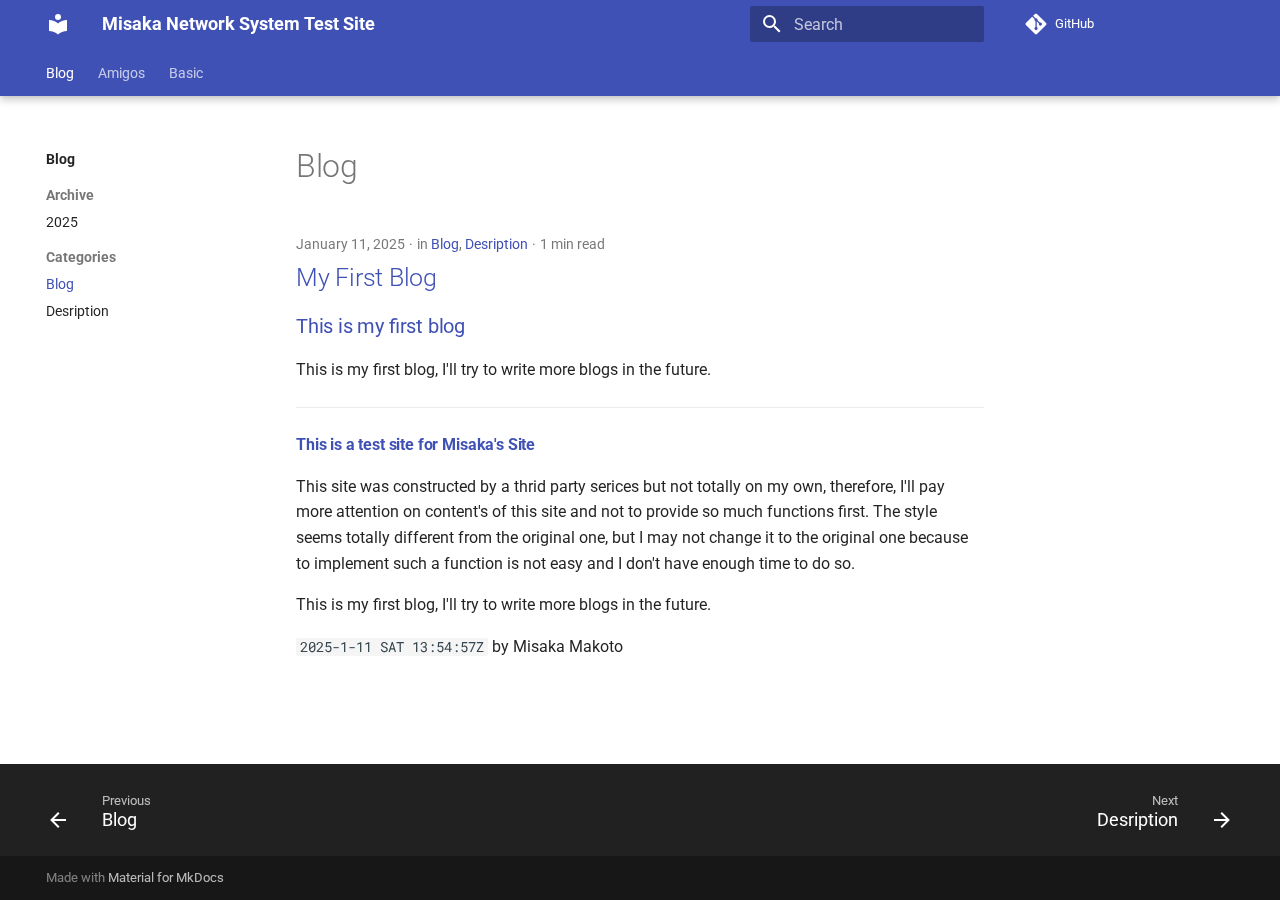
<file: blog/category/blog/index.html>
<!doctype html>
<html lang="en" class="no-js">
  <head>
    
      <meta charset="utf-8">
      <meta name="viewport" content="width=device-width,initial-scale=1">
      
        <meta name="description" content="Misaka Network System Test Site">
      
      
      
        <link rel="canonical" href="https://webpagesvc.misakanetworksystem.org/blog/category/blog/">
      
      
        <link rel="prev" href="../../">
      
      
        <link rel="next" href="../desription/">
      
      
      <link rel="icon" href="../../../assets/images/favicon.png">
      <meta name="generator" content="mkdocs-1.6.1, mkdocs-material-9.5.49">
    
    
      
        <title>Blog - Misaka Network System Test Site</title>
      
    
    
      <link rel="stylesheet" href="../../../assets/stylesheets/main.6f8fc17f.min.css">
      
      


    
    
      
    
    
      
        
        
        <link rel="preconnect" href="https://fonts.gstatic.com" crossorigin>
        <link rel="stylesheet" href="https://fonts.googleapis.com/css?family=Roboto:300,300i,400,400i,700,700i%7CRoboto+Mono:400,400i,700,700i&display=fallback">
        <style>:root{--md-text-font:"Roboto";--md-code-font:"Roboto Mono"}</style>
      
    
    
    <script>__md_scope=new URL("../../..",location),__md_hash=e=>[...e].reduce(((e,_)=>(e<<5)-e+_.charCodeAt(0)),0),__md_get=(e,_=localStorage,t=__md_scope)=>JSON.parse(_.getItem(t.pathname+"."+e)),__md_set=(e,_,t=localStorage,a=__md_scope)=>{try{t.setItem(a.pathname+"."+e,JSON.stringify(_))}catch(e){}}</script>
    
      

    
    
    
  </head>
  
  
    <body dir="ltr">
  
    
    <input class="md-toggle" data-md-toggle="drawer" type="checkbox" id="__drawer" autocomplete="off">
    <input class="md-toggle" data-md-toggle="search" type="checkbox" id="__search" autocomplete="off">
    <label class="md-overlay" for="__drawer"></label>
    <div data-md-component="skip">
      
        
        <a href="#blog" class="md-skip">
          Skip to content
        </a>
      
    </div>
    <div data-md-component="announce">
      
    </div>
    
    
      

  

<header class="md-header md-header--shadow md-header--lifted" data-md-component="header">
  <nav class="md-header__inner md-grid" aria-label="Header">
    <a href="../../.." title="Misaka Network System Test Site" class="md-header__button md-logo" aria-label="Misaka Network System Test Site" data-md-component="logo">
      
  
  <svg xmlns="http://www.w3.org/2000/svg" viewBox="0 0 24 24"><path d="M12 8a3 3 0 0 0 3-3 3 3 0 0 0-3-3 3 3 0 0 0-3 3 3 3 0 0 0 3 3m0 3.54C9.64 9.35 6.5 8 3 8v11c3.5 0 6.64 1.35 9 3.54 2.36-2.19 5.5-3.54 9-3.54V8c-3.5 0-6.64 1.35-9 3.54"/></svg>

    </a>
    <label class="md-header__button md-icon" for="__drawer">
      
      <svg xmlns="http://www.w3.org/2000/svg" viewBox="0 0 24 24"><path d="M3 6h18v2H3zm0 5h18v2H3zm0 5h18v2H3z"/></svg>
    </label>
    <div class="md-header__title" data-md-component="header-title">
      <div class="md-header__ellipsis">
        <div class="md-header__topic">
          <span class="md-ellipsis">
            Misaka Network System Test Site
          </span>
        </div>
        <div class="md-header__topic" data-md-component="header-topic">
          <span class="md-ellipsis">
            
              Blog
            
          </span>
        </div>
      </div>
    </div>
    
    
      <script>var palette=__md_get("__palette");if(palette&&palette.color){if("(prefers-color-scheme)"===palette.color.media){var media=matchMedia("(prefers-color-scheme: light)"),input=document.querySelector(media.matches?"[data-md-color-media='(prefers-color-scheme: light)']":"[data-md-color-media='(prefers-color-scheme: dark)']");palette.color.media=input.getAttribute("data-md-color-media"),palette.color.scheme=input.getAttribute("data-md-color-scheme"),palette.color.primary=input.getAttribute("data-md-color-primary"),palette.color.accent=input.getAttribute("data-md-color-accent")}for(var[key,value]of Object.entries(palette.color))document.body.setAttribute("data-md-color-"+key,value)}</script>
    
    
    
      <label class="md-header__button md-icon" for="__search">
        
        <svg xmlns="http://www.w3.org/2000/svg" viewBox="0 0 24 24"><path d="M9.5 3A6.5 6.5 0 0 1 16 9.5c0 1.61-.59 3.09-1.56 4.23l.27.27h.79l5 5-1.5 1.5-5-5v-.79l-.27-.27A6.52 6.52 0 0 1 9.5 16 6.5 6.5 0 0 1 3 9.5 6.5 6.5 0 0 1 9.5 3m0 2C7 5 5 7 5 9.5S7 14 9.5 14 14 12 14 9.5 12 5 9.5 5"/></svg>
      </label>
      <div class="md-search" data-md-component="search" role="dialog">
  <label class="md-search__overlay" for="__search"></label>
  <div class="md-search__inner" role="search">
    <form class="md-search__form" name="search">
      <input type="text" class="md-search__input" name="query" aria-label="Search" placeholder="Search" autocapitalize="off" autocorrect="off" autocomplete="off" spellcheck="false" data-md-component="search-query" required>
      <label class="md-search__icon md-icon" for="__search">
        
        <svg xmlns="http://www.w3.org/2000/svg" viewBox="0 0 24 24"><path d="M9.5 3A6.5 6.5 0 0 1 16 9.5c0 1.61-.59 3.09-1.56 4.23l.27.27h.79l5 5-1.5 1.5-5-5v-.79l-.27-.27A6.52 6.52 0 0 1 9.5 16 6.5 6.5 0 0 1 3 9.5 6.5 6.5 0 0 1 9.5 3m0 2C7 5 5 7 5 9.5S7 14 9.5 14 14 12 14 9.5 12 5 9.5 5"/></svg>
        
        <svg xmlns="http://www.w3.org/2000/svg" viewBox="0 0 24 24"><path d="M20 11v2H8l5.5 5.5-1.42 1.42L4.16 12l7.92-7.92L13.5 5.5 8 11z"/></svg>
      </label>
      <nav class="md-search__options" aria-label="Search">
        
          <a href="javascript:void(0)" class="md-search__icon md-icon" title="Share" aria-label="Share" data-clipboard data-clipboard-text="" data-md-component="search-share" tabindex="-1">
            
            <svg xmlns="http://www.w3.org/2000/svg" viewBox="0 0 24 24"><path d="M18 16.08c-.76 0-1.44.3-1.96.77L8.91 12.7c.05-.23.09-.46.09-.7s-.04-.47-.09-.7l7.05-4.11c.54.5 1.25.81 2.04.81a3 3 0 0 0 3-3 3 3 0 0 0-3-3 3 3 0 0 0-3 3c0 .24.04.47.09.7L8.04 9.81C7.5 9.31 6.79 9 6 9a3 3 0 0 0-3 3 3 3 0 0 0 3 3c.79 0 1.5-.31 2.04-.81l7.12 4.15c-.05.21-.08.43-.08.66 0 1.61 1.31 2.91 2.92 2.91s2.92-1.3 2.92-2.91A2.92 2.92 0 0 0 18 16.08"/></svg>
          </a>
        
        <button type="reset" class="md-search__icon md-icon" title="Clear" aria-label="Clear" tabindex="-1">
          
          <svg xmlns="http://www.w3.org/2000/svg" viewBox="0 0 24 24"><path d="M19 6.41 17.59 5 12 10.59 6.41 5 5 6.41 10.59 12 5 17.59 6.41 19 12 13.41 17.59 19 19 17.59 13.41 12z"/></svg>
        </button>
      </nav>
      
        <div class="md-search__suggest" data-md-component="search-suggest"></div>
      
    </form>
    <div class="md-search__output">
      <div class="md-search__scrollwrap" tabindex="0" data-md-scrollfix>
        <div class="md-search-result" data-md-component="search-result">
          <div class="md-search-result__meta">
            Initializing search
          </div>
          <ol class="md-search-result__list" role="presentation"></ol>
        </div>
      </div>
    </div>
  </div>
</div>
    
    
      <div class="md-header__source">
        <a href="https://github.com/Misaka-Makoto/misaka-makoto.github.io" title="Go to repository" class="md-source" data-md-component="source">
  <div class="md-source__icon md-icon">
    
    <svg xmlns="http://www.w3.org/2000/svg" viewBox="0 0 448 512"><!--! Font Awesome Free 6.7.1 by @fontawesome - https://fontawesome.com License - https://fontawesome.com/license/free (Icons: CC BY 4.0, Fonts: SIL OFL 1.1, Code: MIT License) Copyright 2024 Fonticons, Inc.--><path d="M439.55 236.05 244 40.45a28.87 28.87 0 0 0-40.81 0l-40.66 40.63 51.52 51.52c27.06-9.14 52.68 16.77 43.39 43.68l49.66 49.66c34.23-11.8 61.18 31 35.47 56.69-26.49 26.49-70.21-2.87-56-37.34L240.22 199v121.85c25.3 12.54 22.26 41.85 9.08 55a34.34 34.34 0 0 1-48.55 0c-17.57-17.6-11.07-46.91 11.25-56v-123c-20.8-8.51-24.6-30.74-18.64-45L142.57 101 8.45 235.14a28.86 28.86 0 0 0 0 40.81l195.61 195.6a28.86 28.86 0 0 0 40.8 0l194.69-194.69a28.86 28.86 0 0 0 0-40.81"/></svg>
  </div>
  <div class="md-source__repository">
    GitHub
  </div>
</a>
      </div>
    
  </nav>
  
    
      
<nav class="md-tabs" aria-label="Tabs" data-md-component="tabs">
  <div class="md-grid">
    <ul class="md-tabs__list">
      
        
  
  
    
  
  
    
    
      <li class="md-tabs__item md-tabs__item--active">
        <a href="../../" class="md-tabs__link">
          
  
    
  
  Blog

        </a>
      </li>
    
  

      
        
  
  
  
    
    
      <li class="md-tabs__item">
        <a href="../../../Amigos/Here%20We%20Are/" class="md-tabs__link">
          
  
    
  
  Amigos

        </a>
      </li>
    
  

      
        
  
  
  
    
    
      <li class="md-tabs__item">
        <a href="../../.." class="md-tabs__link">
          
  
    
  
  Basic

        </a>
      </li>
    
  

      
    </ul>
  </div>
</nav>
    
  
</header>
    
    <div class="md-container" data-md-component="container">
      
      
        
      
      <main class="md-main" data-md-component="main">
        <div class="md-main__inner md-grid">
          
            
              
              <div class="md-sidebar md-sidebar--primary" data-md-component="sidebar" data-md-type="navigation" >
                <div class="md-sidebar__scrollwrap">
                  <div class="md-sidebar__inner">
                    


  


<nav class="md-nav md-nav--primary md-nav--lifted" aria-label="Navigation" data-md-level="0">
  <label class="md-nav__title" for="__drawer">
    <a href="../../.." title="Misaka Network System Test Site" class="md-nav__button md-logo" aria-label="Misaka Network System Test Site" data-md-component="logo">
      
  
  <svg xmlns="http://www.w3.org/2000/svg" viewBox="0 0 24 24"><path d="M12 8a3 3 0 0 0 3-3 3 3 0 0 0-3-3 3 3 0 0 0-3 3 3 3 0 0 0 3 3m0 3.54C9.64 9.35 6.5 8 3 8v11c3.5 0 6.64 1.35 9 3.54 2.36-2.19 5.5-3.54 9-3.54V8c-3.5 0-6.64 1.35-9 3.54"/></svg>

    </a>
    Misaka Network System Test Site
  </label>
  
    <div class="md-nav__source">
      <a href="https://github.com/Misaka-Makoto/misaka-makoto.github.io" title="Go to repository" class="md-source" data-md-component="source">
  <div class="md-source__icon md-icon">
    
    <svg xmlns="http://www.w3.org/2000/svg" viewBox="0 0 448 512"><!--! Font Awesome Free 6.7.1 by @fontawesome - https://fontawesome.com License - https://fontawesome.com/license/free (Icons: CC BY 4.0, Fonts: SIL OFL 1.1, Code: MIT License) Copyright 2024 Fonticons, Inc.--><path d="M439.55 236.05 244 40.45a28.87 28.87 0 0 0-40.81 0l-40.66 40.63 51.52 51.52c27.06-9.14 52.68 16.77 43.39 43.68l49.66 49.66c34.23-11.8 61.18 31 35.47 56.69-26.49 26.49-70.21-2.87-56-37.34L240.22 199v121.85c25.3 12.54 22.26 41.85 9.08 55a34.34 34.34 0 0 1-48.55 0c-17.57-17.6-11.07-46.91 11.25-56v-123c-20.8-8.51-24.6-30.74-18.64-45L142.57 101 8.45 235.14a28.86 28.86 0 0 0 0 40.81l195.61 195.6a28.86 28.86 0 0 0 40.8 0l194.69-194.69a28.86 28.86 0 0 0 0-40.81"/></svg>
  </div>
  <div class="md-source__repository">
    GitHub
  </div>
</a>
    </div>
  
  <ul class="md-nav__list" data-md-scrollfix>
    
      
      
  
  
    
  
  
  
    
    
      
        
          
        
      
        
      
        
      
    
    
      
        
        
      
      
        
      
    
    
    <li class="md-nav__item md-nav__item--active md-nav__item--section md-nav__item--nested">
      
        
        
        <input class="md-nav__toggle md-toggle " type="checkbox" id="__nav_1" checked>
        
          
          
          <div class="md-nav__link md-nav__container">
            <a href="../../" class="md-nav__link ">
              
  
  <span class="md-ellipsis">
    Blog
  </span>
  

            </a>
            
              
              <label class="md-nav__link " for="__nav_1" id="__nav_1_label" tabindex="">
                <span class="md-nav__icon md-icon"></span>
              </label>
            
          </div>
        
        <nav class="md-nav" data-md-level="1" aria-labelledby="__nav_1_label" aria-expanded="true">
          <label class="md-nav__title" for="__nav_1">
            <span class="md-nav__icon md-icon"></span>
            Blog
          </label>
          <ul class="md-nav__list" data-md-scrollfix>
            
              
            
              
                
  
  
  
  
    
    
      
        
      
    
    
      
      
        
          
          
        
      
    
    
    <li class="md-nav__item md-nav__item--section md-nav__item--nested">
      
        
        
          
        
        <input class="md-nav__toggle md-toggle md-toggle--indeterminate" type="checkbox" id="__nav_1_2" >
        
          
          <label class="md-nav__link" for="__nav_1_2" id="__nav_1_2_label" tabindex="">
            
  
  <span class="md-ellipsis">
    Archive
  </span>
  

            <span class="md-nav__icon md-icon"></span>
          </label>
        
        <nav class="md-nav" data-md-level="2" aria-labelledby="__nav_1_2_label" aria-expanded="false">
          <label class="md-nav__title" for="__nav_1_2">
            <span class="md-nav__icon md-icon"></span>
            Archive
          </label>
          <ul class="md-nav__list" data-md-scrollfix>
            
              
                
  
  
  
    
  
  
    <li class="md-nav__item">
      <a href="../../archive/2025/" class="md-nav__link">
        
  
  <span class="md-ellipsis">
    2025
  </span>
  

      </a>
    </li>
  

              
            
          </ul>
        </nav>
      
    </li>
  

              
            
              
                
  
  
    
  
  
  
    
    
      
        
      
        
      
    
    
      
      
        
          
          
        
      
    
    
    <li class="md-nav__item md-nav__item--active md-nav__item--section md-nav__item--nested">
      
        
        
        <input class="md-nav__toggle md-toggle " type="checkbox" id="__nav_1_3" checked>
        
          
          <label class="md-nav__link" for="__nav_1_3" id="__nav_1_3_label" tabindex="">
            
  
  <span class="md-ellipsis">
    Categories
  </span>
  

            <span class="md-nav__icon md-icon"></span>
          </label>
        
        <nav class="md-nav" data-md-level="2" aria-labelledby="__nav_1_3_label" aria-expanded="true">
          <label class="md-nav__title" for="__nav_1_3">
            <span class="md-nav__icon md-icon"></span>
            Categories
          </label>
          <ul class="md-nav__list" data-md-scrollfix>
            
              
                
  
  
    
  
  
    
      
    
  
  
    <li class="md-nav__item md-nav__item--active">
      
      <input class="md-nav__toggle md-toggle" type="checkbox" id="__toc">
      
      
        
      
      
      <a href="./" class="md-nav__link md-nav__link--active">
        
  
  <span class="md-ellipsis">
    Blog
  </span>
  

      </a>
      
    </li>
  

              
            
              
                
  
  
  
    
  
  
    <li class="md-nav__item">
      <a href="../desription/" class="md-nav__link">
        
  
  <span class="md-ellipsis">
    Desription
  </span>
  

      </a>
    </li>
  

              
            
          </ul>
        </nav>
      
    </li>
  

              
            
          </ul>
        </nav>
      
    </li>
  

    
      
      
  
  
  
  
    
    
      
        
      
    
    
      
      
        
      
    
    
    <li class="md-nav__item md-nav__item--nested">
      
        
        
          
        
        <input class="md-nav__toggle md-toggle md-toggle--indeterminate" type="checkbox" id="__nav_2" >
        
          
          <label class="md-nav__link" for="__nav_2" id="__nav_2_label" tabindex="0">
            
  
  <span class="md-ellipsis">
    Amigos
  </span>
  

            <span class="md-nav__icon md-icon"></span>
          </label>
        
        <nav class="md-nav" data-md-level="1" aria-labelledby="__nav_2_label" aria-expanded="false">
          <label class="md-nav__title" for="__nav_2">
            <span class="md-nav__icon md-icon"></span>
            Amigos
          </label>
          <ul class="md-nav__list" data-md-scrollfix>
            
              
                
  
  
  
  
    <li class="md-nav__item">
      <a href="../../../Amigos/Here%20We%20Are/" class="md-nav__link">
        
  
  <span class="md-ellipsis">
    Here We Are
  </span>
  

      </a>
    </li>
  

              
            
          </ul>
        </nav>
      
    </li>
  

    
      
      
  
  
  
  
    
    
      
        
          
        
      
    
    
      
      
        
      
    
    
    <li class="md-nav__item md-nav__item--nested">
      
        
        
          
        
        <input class="md-nav__toggle md-toggle md-toggle--indeterminate" type="checkbox" id="__nav_3" >
        
          
          
          <div class="md-nav__link md-nav__container">
            <a href="../../.." class="md-nav__link ">
              
  
  <span class="md-ellipsis">
    Basic
  </span>
  

            </a>
            
          </div>
        
        <nav class="md-nav" data-md-level="1" aria-labelledby="__nav_3_label" aria-expanded="false">
          <label class="md-nav__title" for="__nav_3">
            <span class="md-nav__icon md-icon"></span>
            Basic
          </label>
          <ul class="md-nav__list" data-md-scrollfix>
            
              
            
          </ul>
        </nav>
      
    </li>
  

    
  </ul>
</nav>
                  </div>
                </div>
              </div>
            
            
              
              <div class="md-sidebar md-sidebar--secondary" data-md-component="sidebar" data-md-type="toc" >
                <div class="md-sidebar__scrollwrap">
                  <div class="md-sidebar__inner">
                    

<nav class="md-nav md-nav--secondary" aria-label="Table of contents">
  
  
  
    
  
  
</nav>
                  </div>
                </div>
              </div>
            
          
          
  <div class="md-content" data-md-component="content">
    <div class="md-content__inner">
      <header class="md-typeset">
        <h1 id="blog">Blog</h1>
      </header>
      
        <article class="md-post md-post--excerpt">
  <header class="md-post__header">
    
    <div class="md-post__meta md-meta">
      <ul class="md-meta__list">
        <li class="md-meta__item">
          <time datetime="2025-01-11 13:54:27+00:00">January 11, 2025</time></li>
        
          <li class="md-meta__item">
            in
            
              <a href="./" class="md-meta__link">Blog</a>, 
              <a href="../desription/" class="md-meta__link">Desription</a></li>
        
        
          
          <li class="md-meta__item">
            
              1 min read
            
          </li>
        
      </ul>
      
    </div>
  </header>
  <div class="md-post__content md-typeset">
    <h2 id="my-first-blog"><a class="toclink" href="../../2025/01/11/my-first-blog/">My First Blog</a></h2>
<h3 id="this-is-my-first-blog"><a class="toclink" href="../../2025/01/11/my-first-blog/#this-is-my-first-blog">This is my first blog</a></h3>
<p>This is my first blog, I'll try to write more blogs in the future.</p>
<hr />
<h4 id="this-is-a-test-site-for-misakas-site"><a class="toclink" href="../../2025/01/11/my-first-blog/#this-is-a-test-site-for-misakas-site">This is a test site for Misaka's Site</a></h4>
<p>This site was constructed by a thrid party serices but not totally on my own, therefore, I'll pay more attention on content's of this site and not to provide so much functions first.
The style seems totally different from the original one, but I may not change it to the original one because to implement such a function is not easy and I don't have enough time to do so.</p>
<p>This is my first blog, I'll try to write more blogs in the future.</p>
<p><code>2025-1-11 SAT 13:54:57Z</code> by Misaka Makoto</p>
    
  </div>
</article>
      
      
        
          



<nav class="md-pagination">
  
</nav>
        
      
    </div>
  </div>

          
<script>var target=document.getElementById(location.hash.slice(1));target&&target.name&&(target.checked=target.name.startsWith("__tabbed_"))</script>
        </div>
        
      </main>
      
        <footer class="md-footer">
  
    
      
      <nav class="md-footer__inner md-grid" aria-label="Footer" >
        
          
          <a href="../../" class="md-footer__link md-footer__link--prev" aria-label="Previous: Blog">
            <div class="md-footer__button md-icon">
              
              <svg xmlns="http://www.w3.org/2000/svg" viewBox="0 0 24 24"><path d="M20 11v2H8l5.5 5.5-1.42 1.42L4.16 12l7.92-7.92L13.5 5.5 8 11z"/></svg>
            </div>
            <div class="md-footer__title">
              <span class="md-footer__direction">
                Previous
              </span>
              <div class="md-ellipsis">
                Blog
              </div>
            </div>
          </a>
        
        
          
          <a href="../desription/" class="md-footer__link md-footer__link--next" aria-label="Next: Desription">
            <div class="md-footer__title">
              <span class="md-footer__direction">
                Next
              </span>
              <div class="md-ellipsis">
                Desription
              </div>
            </div>
            <div class="md-footer__button md-icon">
              
              <svg xmlns="http://www.w3.org/2000/svg" viewBox="0 0 24 24"><path d="M4 11v2h12l-5.5 5.5 1.42 1.42L19.84 12l-7.92-7.92L10.5 5.5 16 11z"/></svg>
            </div>
          </a>
        
      </nav>
    
  
  <div class="md-footer-meta md-typeset">
    <div class="md-footer-meta__inner md-grid">
      <div class="md-copyright">
  
  
    Made with
    <a href="https://squidfunk.github.io/mkdocs-material/" target="_blank" rel="noopener">
      Material for MkDocs
    </a>
  
</div>
      
    </div>
  </div>
</footer>
      
    </div>
    <div class="md-dialog" data-md-component="dialog">
      <div class="md-dialog__inner md-typeset"></div>
    </div>
    
    
    <script id="__config" type="application/json">{"base": "../../..", "features": ["search.suggest", "search.highlight", "search.share", "navigation.footer", "navigation.tracking", "navigation.tabs", "navigation.tabs.sticky", "navigation.sections", "navigation.expand", "navigation.path", "navigation.indexes"], "search": "../../../assets/javascripts/workers/search.6ce7567c.min.js", "translations": {"clipboard.copied": "Copied to clipboard", "clipboard.copy": "Copy to clipboard", "search.result.more.one": "1 more on this page", "search.result.more.other": "# more on this page", "search.result.none": "No matching documents", "search.result.one": "1 matching document", "search.result.other": "# matching documents", "search.result.placeholder": "Type to start searching", "search.result.term.missing": "Missing", "select.version": "Select version"}}</script>
    
    
      <script src="../../../assets/javascripts/bundle.88dd0f4e.min.js"></script>
      
    
  </body>
</html>
</file>
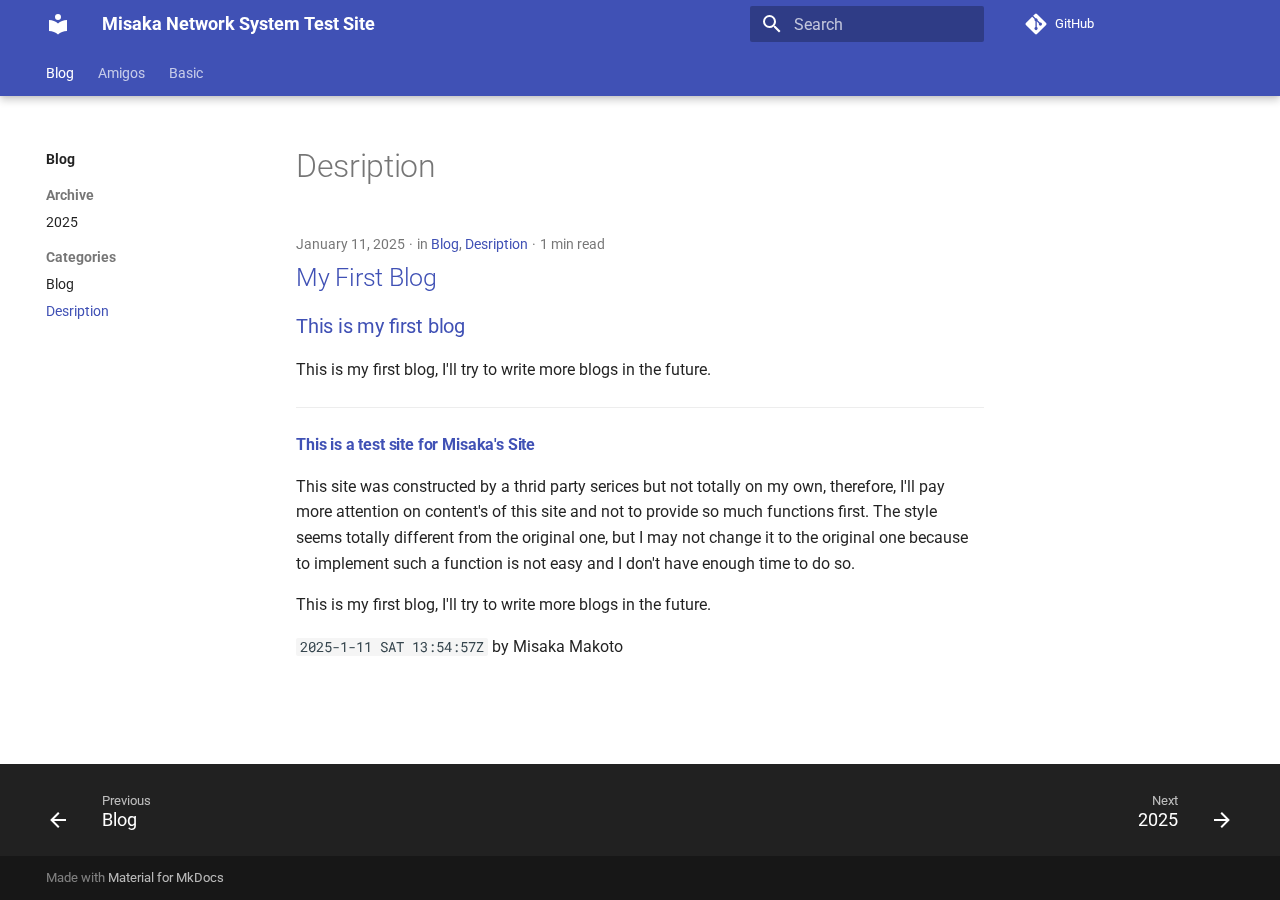
<file: blog/category/desription/index.html>
<!doctype html>
<html lang="en" class="no-js">
  <head>
    
      <meta charset="utf-8">
      <meta name="viewport" content="width=device-width,initial-scale=1">
      
        <meta name="description" content="Misaka Network System Test Site">
      
      
      
        <link rel="canonical" href="https://webpagesvc.misakanetworksystem.org/blog/category/desription/">
      
      
        <link rel="prev" href="../blog/">
      
      
        <link rel="next" href="../../archive/2025/">
      
      
      <link rel="icon" href="../../../assets/images/favicon.png">
      <meta name="generator" content="mkdocs-1.6.1, mkdocs-material-9.5.49">
    
    
      
        <title>Desription - Misaka Network System Test Site</title>
      
    
    
      <link rel="stylesheet" href="../../../assets/stylesheets/main.6f8fc17f.min.css">
      
      


    
    
      
    
    
      
        
        
        <link rel="preconnect" href="https://fonts.gstatic.com" crossorigin>
        <link rel="stylesheet" href="https://fonts.googleapis.com/css?family=Roboto:300,300i,400,400i,700,700i%7CRoboto+Mono:400,400i,700,700i&display=fallback">
        <style>:root{--md-text-font:"Roboto";--md-code-font:"Roboto Mono"}</style>
      
    
    
    <script>__md_scope=new URL("../../..",location),__md_hash=e=>[...e].reduce(((e,_)=>(e<<5)-e+_.charCodeAt(0)),0),__md_get=(e,_=localStorage,t=__md_scope)=>JSON.parse(_.getItem(t.pathname+"."+e)),__md_set=(e,_,t=localStorage,a=__md_scope)=>{try{t.setItem(a.pathname+"."+e,JSON.stringify(_))}catch(e){}}</script>
    
      

    
    
    
  </head>
  
  
    <body dir="ltr">
  
    
    <input class="md-toggle" data-md-toggle="drawer" type="checkbox" id="__drawer" autocomplete="off">
    <input class="md-toggle" data-md-toggle="search" type="checkbox" id="__search" autocomplete="off">
    <label class="md-overlay" for="__drawer"></label>
    <div data-md-component="skip">
      
        
        <a href="#desription" class="md-skip">
          Skip to content
        </a>
      
    </div>
    <div data-md-component="announce">
      
    </div>
    
    
      

  

<header class="md-header md-header--shadow md-header--lifted" data-md-component="header">
  <nav class="md-header__inner md-grid" aria-label="Header">
    <a href="../../.." title="Misaka Network System Test Site" class="md-header__button md-logo" aria-label="Misaka Network System Test Site" data-md-component="logo">
      
  
  <svg xmlns="http://www.w3.org/2000/svg" viewBox="0 0 24 24"><path d="M12 8a3 3 0 0 0 3-3 3 3 0 0 0-3-3 3 3 0 0 0-3 3 3 3 0 0 0 3 3m0 3.54C9.64 9.35 6.5 8 3 8v11c3.5 0 6.64 1.35 9 3.54 2.36-2.19 5.5-3.54 9-3.54V8c-3.5 0-6.64 1.35-9 3.54"/></svg>

    </a>
    <label class="md-header__button md-icon" for="__drawer">
      
      <svg xmlns="http://www.w3.org/2000/svg" viewBox="0 0 24 24"><path d="M3 6h18v2H3zm0 5h18v2H3zm0 5h18v2H3z"/></svg>
    </label>
    <div class="md-header__title" data-md-component="header-title">
      <div class="md-header__ellipsis">
        <div class="md-header__topic">
          <span class="md-ellipsis">
            Misaka Network System Test Site
          </span>
        </div>
        <div class="md-header__topic" data-md-component="header-topic">
          <span class="md-ellipsis">
            
              Desription
            
          </span>
        </div>
      </div>
    </div>
    
    
      <script>var palette=__md_get("__palette");if(palette&&palette.color){if("(prefers-color-scheme)"===palette.color.media){var media=matchMedia("(prefers-color-scheme: light)"),input=document.querySelector(media.matches?"[data-md-color-media='(prefers-color-scheme: light)']":"[data-md-color-media='(prefers-color-scheme: dark)']");palette.color.media=input.getAttribute("data-md-color-media"),palette.color.scheme=input.getAttribute("data-md-color-scheme"),palette.color.primary=input.getAttribute("data-md-color-primary"),palette.color.accent=input.getAttribute("data-md-color-accent")}for(var[key,value]of Object.entries(palette.color))document.body.setAttribute("data-md-color-"+key,value)}</script>
    
    
    
      <label class="md-header__button md-icon" for="__search">
        
        <svg xmlns="http://www.w3.org/2000/svg" viewBox="0 0 24 24"><path d="M9.5 3A6.5 6.5 0 0 1 16 9.5c0 1.61-.59 3.09-1.56 4.23l.27.27h.79l5 5-1.5 1.5-5-5v-.79l-.27-.27A6.52 6.52 0 0 1 9.5 16 6.5 6.5 0 0 1 3 9.5 6.5 6.5 0 0 1 9.5 3m0 2C7 5 5 7 5 9.5S7 14 9.5 14 14 12 14 9.5 12 5 9.5 5"/></svg>
      </label>
      <div class="md-search" data-md-component="search" role="dialog">
  <label class="md-search__overlay" for="__search"></label>
  <div class="md-search__inner" role="search">
    <form class="md-search__form" name="search">
      <input type="text" class="md-search__input" name="query" aria-label="Search" placeholder="Search" autocapitalize="off" autocorrect="off" autocomplete="off" spellcheck="false" data-md-component="search-query" required>
      <label class="md-search__icon md-icon" for="__search">
        
        <svg xmlns="http://www.w3.org/2000/svg" viewBox="0 0 24 24"><path d="M9.5 3A6.5 6.5 0 0 1 16 9.5c0 1.61-.59 3.09-1.56 4.23l.27.27h.79l5 5-1.5 1.5-5-5v-.79l-.27-.27A6.52 6.52 0 0 1 9.5 16 6.5 6.5 0 0 1 3 9.5 6.5 6.5 0 0 1 9.5 3m0 2C7 5 5 7 5 9.5S7 14 9.5 14 14 12 14 9.5 12 5 9.5 5"/></svg>
        
        <svg xmlns="http://www.w3.org/2000/svg" viewBox="0 0 24 24"><path d="M20 11v2H8l5.5 5.5-1.42 1.42L4.16 12l7.92-7.92L13.5 5.5 8 11z"/></svg>
      </label>
      <nav class="md-search__options" aria-label="Search">
        
          <a href="javascript:void(0)" class="md-search__icon md-icon" title="Share" aria-label="Share" data-clipboard data-clipboard-text="" data-md-component="search-share" tabindex="-1">
            
            <svg xmlns="http://www.w3.org/2000/svg" viewBox="0 0 24 24"><path d="M18 16.08c-.76 0-1.44.3-1.96.77L8.91 12.7c.05-.23.09-.46.09-.7s-.04-.47-.09-.7l7.05-4.11c.54.5 1.25.81 2.04.81a3 3 0 0 0 3-3 3 3 0 0 0-3-3 3 3 0 0 0-3 3c0 .24.04.47.09.7L8.04 9.81C7.5 9.31 6.79 9 6 9a3 3 0 0 0-3 3 3 3 0 0 0 3 3c.79 0 1.5-.31 2.04-.81l7.12 4.15c-.05.21-.08.43-.08.66 0 1.61 1.31 2.91 2.92 2.91s2.92-1.3 2.92-2.91A2.92 2.92 0 0 0 18 16.08"/></svg>
          </a>
        
        <button type="reset" class="md-search__icon md-icon" title="Clear" aria-label="Clear" tabindex="-1">
          
          <svg xmlns="http://www.w3.org/2000/svg" viewBox="0 0 24 24"><path d="M19 6.41 17.59 5 12 10.59 6.41 5 5 6.41 10.59 12 5 17.59 6.41 19 12 13.41 17.59 19 19 17.59 13.41 12z"/></svg>
        </button>
      </nav>
      
        <div class="md-search__suggest" data-md-component="search-suggest"></div>
      
    </form>
    <div class="md-search__output">
      <div class="md-search__scrollwrap" tabindex="0" data-md-scrollfix>
        <div class="md-search-result" data-md-component="search-result">
          <div class="md-search-result__meta">
            Initializing search
          </div>
          <ol class="md-search-result__list" role="presentation"></ol>
        </div>
      </div>
    </div>
  </div>
</div>
    
    
      <div class="md-header__source">
        <a href="https://github.com/Misaka-Makoto/misaka-makoto.github.io" title="Go to repository" class="md-source" data-md-component="source">
  <div class="md-source__icon md-icon">
    
    <svg xmlns="http://www.w3.org/2000/svg" viewBox="0 0 448 512"><!--! Font Awesome Free 6.7.1 by @fontawesome - https://fontawesome.com License - https://fontawesome.com/license/free (Icons: CC BY 4.0, Fonts: SIL OFL 1.1, Code: MIT License) Copyright 2024 Fonticons, Inc.--><path d="M439.55 236.05 244 40.45a28.87 28.87 0 0 0-40.81 0l-40.66 40.63 51.52 51.52c27.06-9.14 52.68 16.77 43.39 43.68l49.66 49.66c34.23-11.8 61.18 31 35.47 56.69-26.49 26.49-70.21-2.87-56-37.34L240.22 199v121.85c25.3 12.54 22.26 41.85 9.08 55a34.34 34.34 0 0 1-48.55 0c-17.57-17.6-11.07-46.91 11.25-56v-123c-20.8-8.51-24.6-30.74-18.64-45L142.57 101 8.45 235.14a28.86 28.86 0 0 0 0 40.81l195.61 195.6a28.86 28.86 0 0 0 40.8 0l194.69-194.69a28.86 28.86 0 0 0 0-40.81"/></svg>
  </div>
  <div class="md-source__repository">
    GitHub
  </div>
</a>
      </div>
    
  </nav>
  
    
      
<nav class="md-tabs" aria-label="Tabs" data-md-component="tabs">
  <div class="md-grid">
    <ul class="md-tabs__list">
      
        
  
  
    
  
  
    
    
      <li class="md-tabs__item md-tabs__item--active">
        <a href="../../" class="md-tabs__link">
          
  
    
  
  Blog

        </a>
      </li>
    
  

      
        
  
  
  
    
    
      <li class="md-tabs__item">
        <a href="../../../Amigos/Here%20We%20Are/" class="md-tabs__link">
          
  
    
  
  Amigos

        </a>
      </li>
    
  

      
        
  
  
  
    
    
      <li class="md-tabs__item">
        <a href="../../.." class="md-tabs__link">
          
  
    
  
  Basic

        </a>
      </li>
    
  

      
    </ul>
  </div>
</nav>
    
  
</header>
    
    <div class="md-container" data-md-component="container">
      
      
        
      
      <main class="md-main" data-md-component="main">
        <div class="md-main__inner md-grid">
          
            
              
              <div class="md-sidebar md-sidebar--primary" data-md-component="sidebar" data-md-type="navigation" >
                <div class="md-sidebar__scrollwrap">
                  <div class="md-sidebar__inner">
                    


  


<nav class="md-nav md-nav--primary md-nav--lifted" aria-label="Navigation" data-md-level="0">
  <label class="md-nav__title" for="__drawer">
    <a href="../../.." title="Misaka Network System Test Site" class="md-nav__button md-logo" aria-label="Misaka Network System Test Site" data-md-component="logo">
      
  
  <svg xmlns="http://www.w3.org/2000/svg" viewBox="0 0 24 24"><path d="M12 8a3 3 0 0 0 3-3 3 3 0 0 0-3-3 3 3 0 0 0-3 3 3 3 0 0 0 3 3m0 3.54C9.64 9.35 6.5 8 3 8v11c3.5 0 6.64 1.35 9 3.54 2.36-2.19 5.5-3.54 9-3.54V8c-3.5 0-6.64 1.35-9 3.54"/></svg>

    </a>
    Misaka Network System Test Site
  </label>
  
    <div class="md-nav__source">
      <a href="https://github.com/Misaka-Makoto/misaka-makoto.github.io" title="Go to repository" class="md-source" data-md-component="source">
  <div class="md-source__icon md-icon">
    
    <svg xmlns="http://www.w3.org/2000/svg" viewBox="0 0 448 512"><!--! Font Awesome Free 6.7.1 by @fontawesome - https://fontawesome.com License - https://fontawesome.com/license/free (Icons: CC BY 4.0, Fonts: SIL OFL 1.1, Code: MIT License) Copyright 2024 Fonticons, Inc.--><path d="M439.55 236.05 244 40.45a28.87 28.87 0 0 0-40.81 0l-40.66 40.63 51.52 51.52c27.06-9.14 52.68 16.77 43.39 43.68l49.66 49.66c34.23-11.8 61.18 31 35.47 56.69-26.49 26.49-70.21-2.87-56-37.34L240.22 199v121.85c25.3 12.54 22.26 41.85 9.08 55a34.34 34.34 0 0 1-48.55 0c-17.57-17.6-11.07-46.91 11.25-56v-123c-20.8-8.51-24.6-30.74-18.64-45L142.57 101 8.45 235.14a28.86 28.86 0 0 0 0 40.81l195.61 195.6a28.86 28.86 0 0 0 40.8 0l194.69-194.69a28.86 28.86 0 0 0 0-40.81"/></svg>
  </div>
  <div class="md-source__repository">
    GitHub
  </div>
</a>
    </div>
  
  <ul class="md-nav__list" data-md-scrollfix>
    
      
      
  
  
    
  
  
  
    
    
      
        
          
        
      
        
      
        
      
    
    
      
        
        
      
      
        
      
    
    
    <li class="md-nav__item md-nav__item--active md-nav__item--section md-nav__item--nested">
      
        
        
        <input class="md-nav__toggle md-toggle " type="checkbox" id="__nav_1" checked>
        
          
          
          <div class="md-nav__link md-nav__container">
            <a href="../../" class="md-nav__link ">
              
  
  <span class="md-ellipsis">
    Blog
  </span>
  

            </a>
            
              
              <label class="md-nav__link " for="__nav_1" id="__nav_1_label" tabindex="">
                <span class="md-nav__icon md-icon"></span>
              </label>
            
          </div>
        
        <nav class="md-nav" data-md-level="1" aria-labelledby="__nav_1_label" aria-expanded="true">
          <label class="md-nav__title" for="__nav_1">
            <span class="md-nav__icon md-icon"></span>
            Blog
          </label>
          <ul class="md-nav__list" data-md-scrollfix>
            
              
            
              
                
  
  
  
  
    
    
      
        
      
    
    
      
      
        
          
          
        
      
    
    
    <li class="md-nav__item md-nav__item--section md-nav__item--nested">
      
        
        
          
        
        <input class="md-nav__toggle md-toggle md-toggle--indeterminate" type="checkbox" id="__nav_1_2" >
        
          
          <label class="md-nav__link" for="__nav_1_2" id="__nav_1_2_label" tabindex="">
            
  
  <span class="md-ellipsis">
    Archive
  </span>
  

            <span class="md-nav__icon md-icon"></span>
          </label>
        
        <nav class="md-nav" data-md-level="2" aria-labelledby="__nav_1_2_label" aria-expanded="false">
          <label class="md-nav__title" for="__nav_1_2">
            <span class="md-nav__icon md-icon"></span>
            Archive
          </label>
          <ul class="md-nav__list" data-md-scrollfix>
            
              
                
  
  
  
    
  
  
    <li class="md-nav__item">
      <a href="../../archive/2025/" class="md-nav__link">
        
  
  <span class="md-ellipsis">
    2025
  </span>
  

      </a>
    </li>
  

              
            
          </ul>
        </nav>
      
    </li>
  

              
            
              
                
  
  
    
  
  
  
    
    
      
        
      
        
      
    
    
      
      
        
          
          
        
      
    
    
    <li class="md-nav__item md-nav__item--active md-nav__item--section md-nav__item--nested">
      
        
        
        <input class="md-nav__toggle md-toggle " type="checkbox" id="__nav_1_3" checked>
        
          
          <label class="md-nav__link" for="__nav_1_3" id="__nav_1_3_label" tabindex="">
            
  
  <span class="md-ellipsis">
    Categories
  </span>
  

            <span class="md-nav__icon md-icon"></span>
          </label>
        
        <nav class="md-nav" data-md-level="2" aria-labelledby="__nav_1_3_label" aria-expanded="true">
          <label class="md-nav__title" for="__nav_1_3">
            <span class="md-nav__icon md-icon"></span>
            Categories
          </label>
          <ul class="md-nav__list" data-md-scrollfix>
            
              
                
  
  
  
    
  
  
    <li class="md-nav__item">
      <a href="../blog/" class="md-nav__link">
        
  
  <span class="md-ellipsis">
    Blog
  </span>
  

      </a>
    </li>
  

              
            
              
                
  
  
    
  
  
    
      
    
  
  
    <li class="md-nav__item md-nav__item--active">
      
      <input class="md-nav__toggle md-toggle" type="checkbox" id="__toc">
      
      
        
      
      
      <a href="./" class="md-nav__link md-nav__link--active">
        
  
  <span class="md-ellipsis">
    Desription
  </span>
  

      </a>
      
    </li>
  

              
            
          </ul>
        </nav>
      
    </li>
  

              
            
          </ul>
        </nav>
      
    </li>
  

    
      
      
  
  
  
  
    
    
      
        
      
    
    
      
      
        
      
    
    
    <li class="md-nav__item md-nav__item--nested">
      
        
        
          
        
        <input class="md-nav__toggle md-toggle md-toggle--indeterminate" type="checkbox" id="__nav_2" >
        
          
          <label class="md-nav__link" for="__nav_2" id="__nav_2_label" tabindex="0">
            
  
  <span class="md-ellipsis">
    Amigos
  </span>
  

            <span class="md-nav__icon md-icon"></span>
          </label>
        
        <nav class="md-nav" data-md-level="1" aria-labelledby="__nav_2_label" aria-expanded="false">
          <label class="md-nav__title" for="__nav_2">
            <span class="md-nav__icon md-icon"></span>
            Amigos
          </label>
          <ul class="md-nav__list" data-md-scrollfix>
            
              
                
  
  
  
  
    <li class="md-nav__item">
      <a href="../../../Amigos/Here%20We%20Are/" class="md-nav__link">
        
  
  <span class="md-ellipsis">
    Here We Are
  </span>
  

      </a>
    </li>
  

              
            
          </ul>
        </nav>
      
    </li>
  

    
      
      
  
  
  
  
    
    
      
        
          
        
      
    
    
      
      
        
      
    
    
    <li class="md-nav__item md-nav__item--nested">
      
        
        
          
        
        <input class="md-nav__toggle md-toggle md-toggle--indeterminate" type="checkbox" id="__nav_3" >
        
          
          
          <div class="md-nav__link md-nav__container">
            <a href="../../.." class="md-nav__link ">
              
  
  <span class="md-ellipsis">
    Basic
  </span>
  

            </a>
            
          </div>
        
        <nav class="md-nav" data-md-level="1" aria-labelledby="__nav_3_label" aria-expanded="false">
          <label class="md-nav__title" for="__nav_3">
            <span class="md-nav__icon md-icon"></span>
            Basic
          </label>
          <ul class="md-nav__list" data-md-scrollfix>
            
              
            
          </ul>
        </nav>
      
    </li>
  

    
  </ul>
</nav>
                  </div>
                </div>
              </div>
            
            
              
              <div class="md-sidebar md-sidebar--secondary" data-md-component="sidebar" data-md-type="toc" >
                <div class="md-sidebar__scrollwrap">
                  <div class="md-sidebar__inner">
                    

<nav class="md-nav md-nav--secondary" aria-label="Table of contents">
  
  
  
    
  
  
</nav>
                  </div>
                </div>
              </div>
            
          
          
  <div class="md-content" data-md-component="content">
    <div class="md-content__inner">
      <header class="md-typeset">
        <h1 id="desription">Desription</h1>
      </header>
      
        <article class="md-post md-post--excerpt">
  <header class="md-post__header">
    
    <div class="md-post__meta md-meta">
      <ul class="md-meta__list">
        <li class="md-meta__item">
          <time datetime="2025-01-11 13:54:27+00:00">January 11, 2025</time></li>
        
          <li class="md-meta__item">
            in
            
              <a href="../blog/" class="md-meta__link">Blog</a>, 
              <a href="./" class="md-meta__link">Desription</a></li>
        
        
          
          <li class="md-meta__item">
            
              1 min read
            
          </li>
        
      </ul>
      
    </div>
  </header>
  <div class="md-post__content md-typeset">
    <h2 id="my-first-blog"><a class="toclink" href="../../2025/01/11/my-first-blog/">My First Blog</a></h2>
<h3 id="this-is-my-first-blog"><a class="toclink" href="../../2025/01/11/my-first-blog/#this-is-my-first-blog">This is my first blog</a></h3>
<p>This is my first blog, I'll try to write more blogs in the future.</p>
<hr />
<h4 id="this-is-a-test-site-for-misakas-site"><a class="toclink" href="../../2025/01/11/my-first-blog/#this-is-a-test-site-for-misakas-site">This is a test site for Misaka's Site</a></h4>
<p>This site was constructed by a thrid party serices but not totally on my own, therefore, I'll pay more attention on content's of this site and not to provide so much functions first.
The style seems totally different from the original one, but I may not change it to the original one because to implement such a function is not easy and I don't have enough time to do so.</p>
<p>This is my first blog, I'll try to write more blogs in the future.</p>
<p><code>2025-1-11 SAT 13:54:57Z</code> by Misaka Makoto</p>
    
  </div>
</article>
      
      
        
          



<nav class="md-pagination">
  
</nav>
        
      
    </div>
  </div>

          
<script>var target=document.getElementById(location.hash.slice(1));target&&target.name&&(target.checked=target.name.startsWith("__tabbed_"))</script>
        </div>
        
      </main>
      
        <footer class="md-footer">
  
    
      
      <nav class="md-footer__inner md-grid" aria-label="Footer" >
        
          
          <a href="../blog/" class="md-footer__link md-footer__link--prev" aria-label="Previous: Blog">
            <div class="md-footer__button md-icon">
              
              <svg xmlns="http://www.w3.org/2000/svg" viewBox="0 0 24 24"><path d="M20 11v2H8l5.5 5.5-1.42 1.42L4.16 12l7.92-7.92L13.5 5.5 8 11z"/></svg>
            </div>
            <div class="md-footer__title">
              <span class="md-footer__direction">
                Previous
              </span>
              <div class="md-ellipsis">
                Blog
              </div>
            </div>
          </a>
        
        
          
          <a href="../../archive/2025/" class="md-footer__link md-footer__link--next" aria-label="Next: 2025">
            <div class="md-footer__title">
              <span class="md-footer__direction">
                Next
              </span>
              <div class="md-ellipsis">
                2025
              </div>
            </div>
            <div class="md-footer__button md-icon">
              
              <svg xmlns="http://www.w3.org/2000/svg" viewBox="0 0 24 24"><path d="M4 11v2h12l-5.5 5.5 1.42 1.42L19.84 12l-7.92-7.92L10.5 5.5 16 11z"/></svg>
            </div>
          </a>
        
      </nav>
    
  
  <div class="md-footer-meta md-typeset">
    <div class="md-footer-meta__inner md-grid">
      <div class="md-copyright">
  
  
    Made with
    <a href="https://squidfunk.github.io/mkdocs-material/" target="_blank" rel="noopener">
      Material for MkDocs
    </a>
  
</div>
      
    </div>
  </div>
</footer>
      
    </div>
    <div class="md-dialog" data-md-component="dialog">
      <div class="md-dialog__inner md-typeset"></div>
    </div>
    
    
    <script id="__config" type="application/json">{"base": "../../..", "features": ["search.suggest", "search.highlight", "search.share", "navigation.footer", "navigation.tracking", "navigation.tabs", "navigation.tabs.sticky", "navigation.sections", "navigation.expand", "navigation.path", "navigation.indexes"], "search": "../../../assets/javascripts/workers/search.6ce7567c.min.js", "translations": {"clipboard.copied": "Copied to clipboard", "clipboard.copy": "Copy to clipboard", "search.result.more.one": "1 more on this page", "search.result.more.other": "# more on this page", "search.result.none": "No matching documents", "search.result.one": "1 matching document", "search.result.other": "# matching documents", "search.result.placeholder": "Type to start searching", "search.result.term.missing": "Missing", "select.version": "Select version"}}</script>
    
    
      <script src="../../../assets/javascripts/bundle.88dd0f4e.min.js"></script>
      
    
  </body>
</html>
</file>
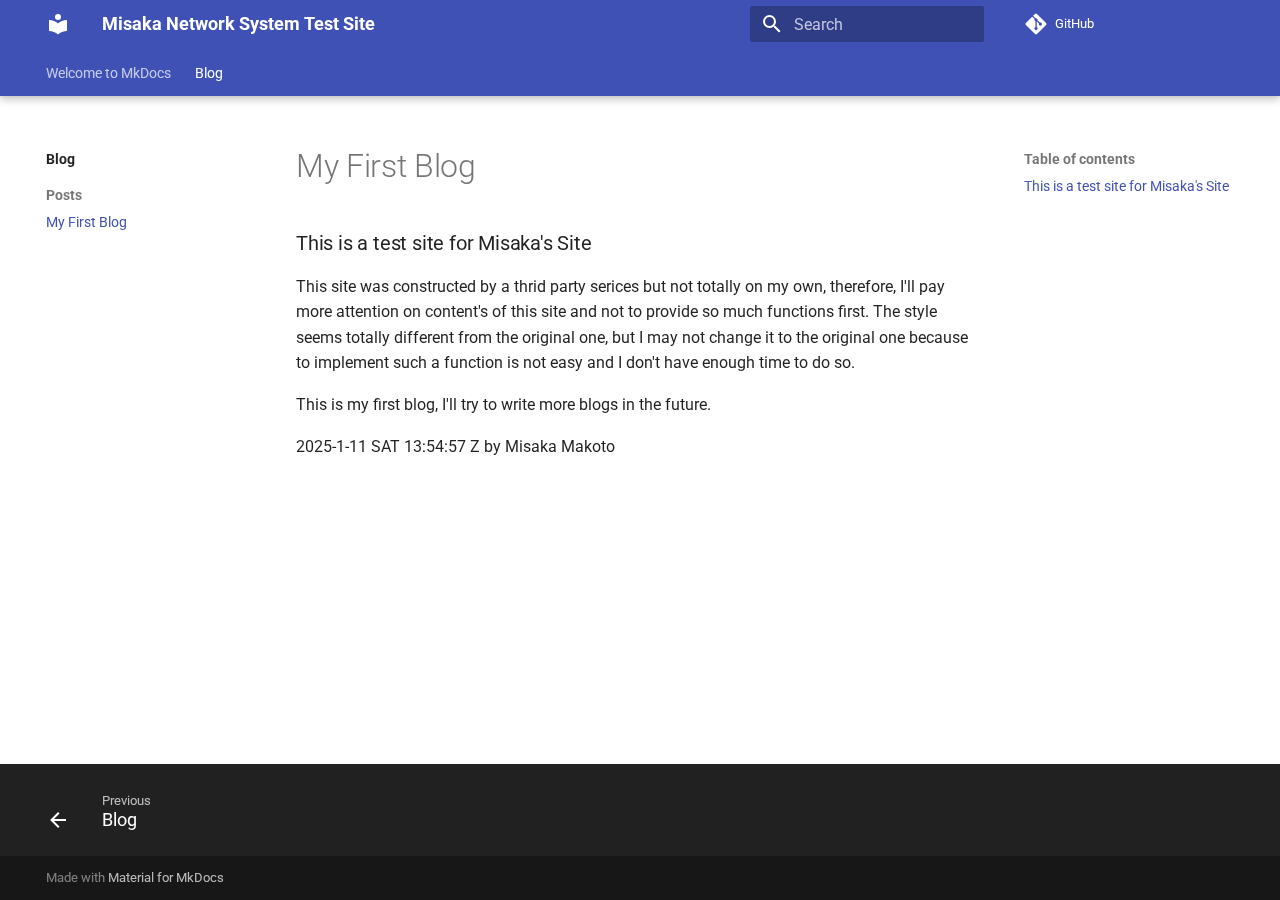
<file: blog/posts/My First Blog/index.html>
<!doctype html>
<html lang="en" class="no-js">
  <head>
    
      <meta charset="utf-8">
      <meta name="viewport" content="width=device-width,initial-scale=1">
      
        <meta name="description" content="Misaka Network System Test Site">
      
      
      
        <link rel="canonical" href="https://webpagesvc.misakanetworksystem.org/blog/posts/My%20First%20Blog/">
      
      
        <link rel="prev" href="../../">
      
      
      
      <link rel="icon" href="../../../assets/images/favicon.png">
      <meta name="generator" content="mkdocs-1.6.1, mkdocs-material-9.5.49">
    
    
      
        <title>My First Blog - Misaka Network System Test Site</title>
      
    
    
      <link rel="stylesheet" href="../../../assets/stylesheets/main.6f8fc17f.min.css">
      
      


    
    
      
    
    
      
        
        
        <link rel="preconnect" href="https://fonts.gstatic.com" crossorigin>
        <link rel="stylesheet" href="https://fonts.googleapis.com/css?family=Roboto:300,300i,400,400i,700,700i%7CRoboto+Mono:400,400i,700,700i&display=fallback">
        <style>:root{--md-text-font:"Roboto";--md-code-font:"Roboto Mono"}</style>
      
    
    
    <script>__md_scope=new URL("../../..",location),__md_hash=e=>[...e].reduce(((e,_)=>(e<<5)-e+_.charCodeAt(0)),0),__md_get=(e,_=localStorage,t=__md_scope)=>JSON.parse(_.getItem(t.pathname+"."+e)),__md_set=(e,_,t=localStorage,a=__md_scope)=>{try{t.setItem(a.pathname+"."+e,JSON.stringify(_))}catch(e){}}</script>
    
      

    
    
    
  </head>
  
  
    <body dir="ltr">
  
    
    <input class="md-toggle" data-md-toggle="drawer" type="checkbox" id="__drawer" autocomplete="off">
    <input class="md-toggle" data-md-toggle="search" type="checkbox" id="__search" autocomplete="off">
    <label class="md-overlay" for="__drawer"></label>
    <div data-md-component="skip">
      
        
        <a href="#this-is-a-test-site-for-misakas-site" class="md-skip">
          Skip to content
        </a>
      
    </div>
    <div data-md-component="announce">
      
    </div>
    
    
      

  

<header class="md-header md-header--shadow md-header--lifted" data-md-component="header">
  <nav class="md-header__inner md-grid" aria-label="Header">
    <a href="../../.." title="Misaka Network System Test Site" class="md-header__button md-logo" aria-label="Misaka Network System Test Site" data-md-component="logo">
      
  
  <svg xmlns="http://www.w3.org/2000/svg" viewBox="0 0 24 24"><path d="M12 8a3 3 0 0 0 3-3 3 3 0 0 0-3-3 3 3 0 0 0-3 3 3 3 0 0 0 3 3m0 3.54C9.64 9.35 6.5 8 3 8v11c3.5 0 6.64 1.35 9 3.54 2.36-2.19 5.5-3.54 9-3.54V8c-3.5 0-6.64 1.35-9 3.54"/></svg>

    </a>
    <label class="md-header__button md-icon" for="__drawer">
      
      <svg xmlns="http://www.w3.org/2000/svg" viewBox="0 0 24 24"><path d="M3 6h18v2H3zm0 5h18v2H3zm0 5h18v2H3z"/></svg>
    </label>
    <div class="md-header__title" data-md-component="header-title">
      <div class="md-header__ellipsis">
        <div class="md-header__topic">
          <span class="md-ellipsis">
            Misaka Network System Test Site
          </span>
        </div>
        <div class="md-header__topic" data-md-component="header-topic">
          <span class="md-ellipsis">
            
              My First Blog
            
          </span>
        </div>
      </div>
    </div>
    
    
      <script>var palette=__md_get("__palette");if(palette&&palette.color){if("(prefers-color-scheme)"===palette.color.media){var media=matchMedia("(prefers-color-scheme: light)"),input=document.querySelector(media.matches?"[data-md-color-media='(prefers-color-scheme: light)']":"[data-md-color-media='(prefers-color-scheme: dark)']");palette.color.media=input.getAttribute("data-md-color-media"),palette.color.scheme=input.getAttribute("data-md-color-scheme"),palette.color.primary=input.getAttribute("data-md-color-primary"),palette.color.accent=input.getAttribute("data-md-color-accent")}for(var[key,value]of Object.entries(palette.color))document.body.setAttribute("data-md-color-"+key,value)}</script>
    
    
    
      <label class="md-header__button md-icon" for="__search">
        
        <svg xmlns="http://www.w3.org/2000/svg" viewBox="0 0 24 24"><path d="M9.5 3A6.5 6.5 0 0 1 16 9.5c0 1.61-.59 3.09-1.56 4.23l.27.27h.79l5 5-1.5 1.5-5-5v-.79l-.27-.27A6.52 6.52 0 0 1 9.5 16 6.5 6.5 0 0 1 3 9.5 6.5 6.5 0 0 1 9.5 3m0 2C7 5 5 7 5 9.5S7 14 9.5 14 14 12 14 9.5 12 5 9.5 5"/></svg>
      </label>
      <div class="md-search" data-md-component="search" role="dialog">
  <label class="md-search__overlay" for="__search"></label>
  <div class="md-search__inner" role="search">
    <form class="md-search__form" name="search">
      <input type="text" class="md-search__input" name="query" aria-label="Search" placeholder="Search" autocapitalize="off" autocorrect="off" autocomplete="off" spellcheck="false" data-md-component="search-query" required>
      <label class="md-search__icon md-icon" for="__search">
        
        <svg xmlns="http://www.w3.org/2000/svg" viewBox="0 0 24 24"><path d="M9.5 3A6.5 6.5 0 0 1 16 9.5c0 1.61-.59 3.09-1.56 4.23l.27.27h.79l5 5-1.5 1.5-5-5v-.79l-.27-.27A6.52 6.52 0 0 1 9.5 16 6.5 6.5 0 0 1 3 9.5 6.5 6.5 0 0 1 9.5 3m0 2C7 5 5 7 5 9.5S7 14 9.5 14 14 12 14 9.5 12 5 9.5 5"/></svg>
        
        <svg xmlns="http://www.w3.org/2000/svg" viewBox="0 0 24 24"><path d="M20 11v2H8l5.5 5.5-1.42 1.42L4.16 12l7.92-7.92L13.5 5.5 8 11z"/></svg>
      </label>
      <nav class="md-search__options" aria-label="Search">
        
          <a href="javascript:void(0)" class="md-search__icon md-icon" title="Share" aria-label="Share" data-clipboard data-clipboard-text="" data-md-component="search-share" tabindex="-1">
            
            <svg xmlns="http://www.w3.org/2000/svg" viewBox="0 0 24 24"><path d="M18 16.08c-.76 0-1.44.3-1.96.77L8.91 12.7c.05-.23.09-.46.09-.7s-.04-.47-.09-.7l7.05-4.11c.54.5 1.25.81 2.04.81a3 3 0 0 0 3-3 3 3 0 0 0-3-3 3 3 0 0 0-3 3c0 .24.04.47.09.7L8.04 9.81C7.5 9.31 6.79 9 6 9a3 3 0 0 0-3 3 3 3 0 0 0 3 3c.79 0 1.5-.31 2.04-.81l7.12 4.15c-.05.21-.08.43-.08.66 0 1.61 1.31 2.91 2.92 2.91s2.92-1.3 2.92-2.91A2.92 2.92 0 0 0 18 16.08"/></svg>
          </a>
        
        <button type="reset" class="md-search__icon md-icon" title="Clear" aria-label="Clear" tabindex="-1">
          
          <svg xmlns="http://www.w3.org/2000/svg" viewBox="0 0 24 24"><path d="M19 6.41 17.59 5 12 10.59 6.41 5 5 6.41 10.59 12 5 17.59 6.41 19 12 13.41 17.59 19 19 17.59 13.41 12z"/></svg>
        </button>
      </nav>
      
        <div class="md-search__suggest" data-md-component="search-suggest"></div>
      
    </form>
    <div class="md-search__output">
      <div class="md-search__scrollwrap" tabindex="0" data-md-scrollfix>
        <div class="md-search-result" data-md-component="search-result">
          <div class="md-search-result__meta">
            Initializing search
          </div>
          <ol class="md-search-result__list" role="presentation"></ol>
        </div>
      </div>
    </div>
  </div>
</div>
    
    
      <div class="md-header__source">
        <a href="https://github.com/Misaka-Makoto/misaka-makoto.github.io" title="Go to repository" class="md-source" data-md-component="source">
  <div class="md-source__icon md-icon">
    
    <svg xmlns="http://www.w3.org/2000/svg" viewBox="0 0 448 512"><!--! Font Awesome Free 6.7.1 by @fontawesome - https://fontawesome.com License - https://fontawesome.com/license/free (Icons: CC BY 4.0, Fonts: SIL OFL 1.1, Code: MIT License) Copyright 2024 Fonticons, Inc.--><path d="M439.55 236.05 244 40.45a28.87 28.87 0 0 0-40.81 0l-40.66 40.63 51.52 51.52c27.06-9.14 52.68 16.77 43.39 43.68l49.66 49.66c34.23-11.8 61.18 31 35.47 56.69-26.49 26.49-70.21-2.87-56-37.34L240.22 199v121.85c25.3 12.54 22.26 41.85 9.08 55a34.34 34.34 0 0 1-48.55 0c-17.57-17.6-11.07-46.91 11.25-56v-123c-20.8-8.51-24.6-30.74-18.64-45L142.57 101 8.45 235.14a28.86 28.86 0 0 0 0 40.81l195.61 195.6a28.86 28.86 0 0 0 40.8 0l194.69-194.69a28.86 28.86 0 0 0 0-40.81"/></svg>
  </div>
  <div class="md-source__repository">
    GitHub
  </div>
</a>
      </div>
    
  </nav>
  
    
      
<nav class="md-tabs" aria-label="Tabs" data-md-component="tabs">
  <div class="md-grid">
    <ul class="md-tabs__list">
      
        
  
  
  
    <li class="md-tabs__item">
      <a href="../../.." class="md-tabs__link">
        
  
    
  
  Welcome to MkDocs

      </a>
    </li>
  

      
        
  
  
    
  
  
    
    
      <li class="md-tabs__item md-tabs__item--active">
        <a href="../../" class="md-tabs__link">
          
  
    
  
  Blog

        </a>
      </li>
    
  

      
    </ul>
  </div>
</nav>
    
  
</header>
    
    <div class="md-container" data-md-component="container">
      
      
        
      
      <main class="md-main" data-md-component="main">
        <div class="md-main__inner md-grid">
          
            
              
              <div class="md-sidebar md-sidebar--primary" data-md-component="sidebar" data-md-type="navigation" >
                <div class="md-sidebar__scrollwrap">
                  <div class="md-sidebar__inner">
                    


  


<nav class="md-nav md-nav--primary md-nav--lifted" aria-label="Navigation" data-md-level="0">
  <label class="md-nav__title" for="__drawer">
    <a href="../../.." title="Misaka Network System Test Site" class="md-nav__button md-logo" aria-label="Misaka Network System Test Site" data-md-component="logo">
      
  
  <svg xmlns="http://www.w3.org/2000/svg" viewBox="0 0 24 24"><path d="M12 8a3 3 0 0 0 3-3 3 3 0 0 0-3-3 3 3 0 0 0-3 3 3 3 0 0 0 3 3m0 3.54C9.64 9.35 6.5 8 3 8v11c3.5 0 6.64 1.35 9 3.54 2.36-2.19 5.5-3.54 9-3.54V8c-3.5 0-6.64 1.35-9 3.54"/></svg>

    </a>
    Misaka Network System Test Site
  </label>
  
    <div class="md-nav__source">
      <a href="https://github.com/Misaka-Makoto/misaka-makoto.github.io" title="Go to repository" class="md-source" data-md-component="source">
  <div class="md-source__icon md-icon">
    
    <svg xmlns="http://www.w3.org/2000/svg" viewBox="0 0 448 512"><!--! Font Awesome Free 6.7.1 by @fontawesome - https://fontawesome.com License - https://fontawesome.com/license/free (Icons: CC BY 4.0, Fonts: SIL OFL 1.1, Code: MIT License) Copyright 2024 Fonticons, Inc.--><path d="M439.55 236.05 244 40.45a28.87 28.87 0 0 0-40.81 0l-40.66 40.63 51.52 51.52c27.06-9.14 52.68 16.77 43.39 43.68l49.66 49.66c34.23-11.8 61.18 31 35.47 56.69-26.49 26.49-70.21-2.87-56-37.34L240.22 199v121.85c25.3 12.54 22.26 41.85 9.08 55a34.34 34.34 0 0 1-48.55 0c-17.57-17.6-11.07-46.91 11.25-56v-123c-20.8-8.51-24.6-30.74-18.64-45L142.57 101 8.45 235.14a28.86 28.86 0 0 0 0 40.81l195.61 195.6a28.86 28.86 0 0 0 40.8 0l194.69-194.69a28.86 28.86 0 0 0 0-40.81"/></svg>
  </div>
  <div class="md-source__repository">
    GitHub
  </div>
</a>
    </div>
  
  <ul class="md-nav__list" data-md-scrollfix>
    
      
      
  
  
  
  
    <li class="md-nav__item">
      <a href="../../.." class="md-nav__link">
        
  
  <span class="md-ellipsis">
    Welcome to MkDocs
  </span>
  

      </a>
    </li>
  

    
      
      
  
  
    
  
  
  
    
    
      
        
          
        
      
        
      
    
    
      
        
        
      
      
        
      
    
    
    <li class="md-nav__item md-nav__item--active md-nav__item--section md-nav__item--nested">
      
        
        
        <input class="md-nav__toggle md-toggle " type="checkbox" id="__nav_2" checked>
        
          
          
          <div class="md-nav__link md-nav__container">
            <a href="../../" class="md-nav__link ">
              
  
  <span class="md-ellipsis">
    Blog
  </span>
  

            </a>
            
              
              <label class="md-nav__link " for="__nav_2" id="__nav_2_label" tabindex="">
                <span class="md-nav__icon md-icon"></span>
              </label>
            
          </div>
        
        <nav class="md-nav" data-md-level="1" aria-labelledby="__nav_2_label" aria-expanded="true">
          <label class="md-nav__title" for="__nav_2">
            <span class="md-nav__icon md-icon"></span>
            Blog
          </label>
          <ul class="md-nav__list" data-md-scrollfix>
            
              
            
              
                
  
  
    
  
  
  
    
    
      
        
      
    
    
      
      
        
          
          
        
      
    
    
    <li class="md-nav__item md-nav__item--active md-nav__item--section md-nav__item--nested">
      
        
        
        <input class="md-nav__toggle md-toggle " type="checkbox" id="__nav_2_2" checked>
        
          
          <label class="md-nav__link" for="__nav_2_2" id="__nav_2_2_label" tabindex="">
            
  
  <span class="md-ellipsis">
    Posts
  </span>
  

            <span class="md-nav__icon md-icon"></span>
          </label>
        
        <nav class="md-nav" data-md-level="2" aria-labelledby="__nav_2_2_label" aria-expanded="true">
          <label class="md-nav__title" for="__nav_2_2">
            <span class="md-nav__icon md-icon"></span>
            Posts
          </label>
          <ul class="md-nav__list" data-md-scrollfix>
            
              
                
  
  
    
  
  
  
    <li class="md-nav__item md-nav__item--active">
      
      <input class="md-nav__toggle md-toggle" type="checkbox" id="__toc">
      
      
      
        <label class="md-nav__link md-nav__link--active" for="__toc">
          
  
  <span class="md-ellipsis">
    My First Blog
  </span>
  

          <span class="md-nav__icon md-icon"></span>
        </label>
      
      <a href="./" class="md-nav__link md-nav__link--active">
        
  
  <span class="md-ellipsis">
    My First Blog
  </span>
  

      </a>
      
        

<nav class="md-nav md-nav--secondary" aria-label="Table of contents">
  
  
  
  
    <label class="md-nav__title" for="__toc">
      <span class="md-nav__icon md-icon"></span>
      Table of contents
    </label>
    <ul class="md-nav__list" data-md-component="toc" data-md-scrollfix>
      
        <li class="md-nav__item">
  <a href="#this-is-a-test-site-for-misakas-site" class="md-nav__link">
    <span class="md-ellipsis">
      This is a test site for Misaka's Site
    </span>
  </a>
  
</li>
      
    </ul>
  
</nav>
      
    </li>
  

              
            
          </ul>
        </nav>
      
    </li>
  

              
            
          </ul>
        </nav>
      
    </li>
  

    
  </ul>
</nav>
                  </div>
                </div>
              </div>
            
            
              
              <div class="md-sidebar md-sidebar--secondary" data-md-component="sidebar" data-md-type="toc" >
                <div class="md-sidebar__scrollwrap">
                  <div class="md-sidebar__inner">
                    

<nav class="md-nav md-nav--secondary" aria-label="Table of contents">
  
  
  
  
    <label class="md-nav__title" for="__toc">
      <span class="md-nav__icon md-icon"></span>
      Table of contents
    </label>
    <ul class="md-nav__list" data-md-component="toc" data-md-scrollfix>
      
        <li class="md-nav__item">
  <a href="#this-is-a-test-site-for-misakas-site" class="md-nav__link">
    <span class="md-ellipsis">
      This is a test site for Misaka's Site
    </span>
  </a>
  
</li>
      
    </ul>
  
</nav>
                  </div>
                </div>
              </div>
            
          
          
            <div class="md-content" data-md-component="content">
              <article class="md-content__inner md-typeset">
                
                  

  
  


  <h1>My First Blog</h1>

<h3 id="this-is-a-test-site-for-misakas-site">This is a test site for Misaka's Site</h3>
<p>This site was constructed by a thrid party serices but not totally on my own, therefore, I'll pay more attention on content's of this site and not to provide so much functions first.
The style seems totally different from the original one, but I may not change it to the original one because to implement such a function is not easy and I don't have enough time to do so.</p>
<p>This is my first blog, I'll try to write more blogs in the future.</p>
<p>2025-1-11 SAT 13:54:57 Z by Misaka Makoto</p>












                
              </article>
            </div>
          
          
<script>var target=document.getElementById(location.hash.slice(1));target&&target.name&&(target.checked=target.name.startsWith("__tabbed_"))</script>
        </div>
        
      </main>
      
        <footer class="md-footer">
  
    
      
      <nav class="md-footer__inner md-grid" aria-label="Footer" >
        
          
          <a href="../../" class="md-footer__link md-footer__link--prev" aria-label="Previous: Blog">
            <div class="md-footer__button md-icon">
              
              <svg xmlns="http://www.w3.org/2000/svg" viewBox="0 0 24 24"><path d="M20 11v2H8l5.5 5.5-1.42 1.42L4.16 12l7.92-7.92L13.5 5.5 8 11z"/></svg>
            </div>
            <div class="md-footer__title">
              <span class="md-footer__direction">
                Previous
              </span>
              <div class="md-ellipsis">
                Blog
              </div>
            </div>
          </a>
        
        
      </nav>
    
  
  <div class="md-footer-meta md-typeset">
    <div class="md-footer-meta__inner md-grid">
      <div class="md-copyright">
  
  
    Made with
    <a href="https://squidfunk.github.io/mkdocs-material/" target="_blank" rel="noopener">
      Material for MkDocs
    </a>
  
</div>
      
    </div>
  </div>
</footer>
      
    </div>
    <div class="md-dialog" data-md-component="dialog">
      <div class="md-dialog__inner md-typeset"></div>
    </div>
    
    
    <script id="__config" type="application/json">{"base": "../../..", "features": ["search.suggest", "search.highlight", "search.share", "navigation.footer", "navigation.tracking", "navigation.tabs", "navigation.tabs.sticky", "navigation.sections", "navigation.expand", "navigation.path", "navigation.indexes"], "search": "../../../assets/javascripts/workers/search.6ce7567c.min.js", "translations": {"clipboard.copied": "Copied to clipboard", "clipboard.copy": "Copy to clipboard", "search.result.more.one": "1 more on this page", "search.result.more.other": "# more on this page", "search.result.none": "No matching documents", "search.result.one": "1 matching document", "search.result.other": "# matching documents", "search.result.placeholder": "Type to start searching", "search.result.term.missing": "Missing", "select.version": "Select version"}}</script>
    
    
      <script src="../../../assets/javascripts/bundle.88dd0f4e.min.js"></script>
      
    
  </body>
</html>
</file>
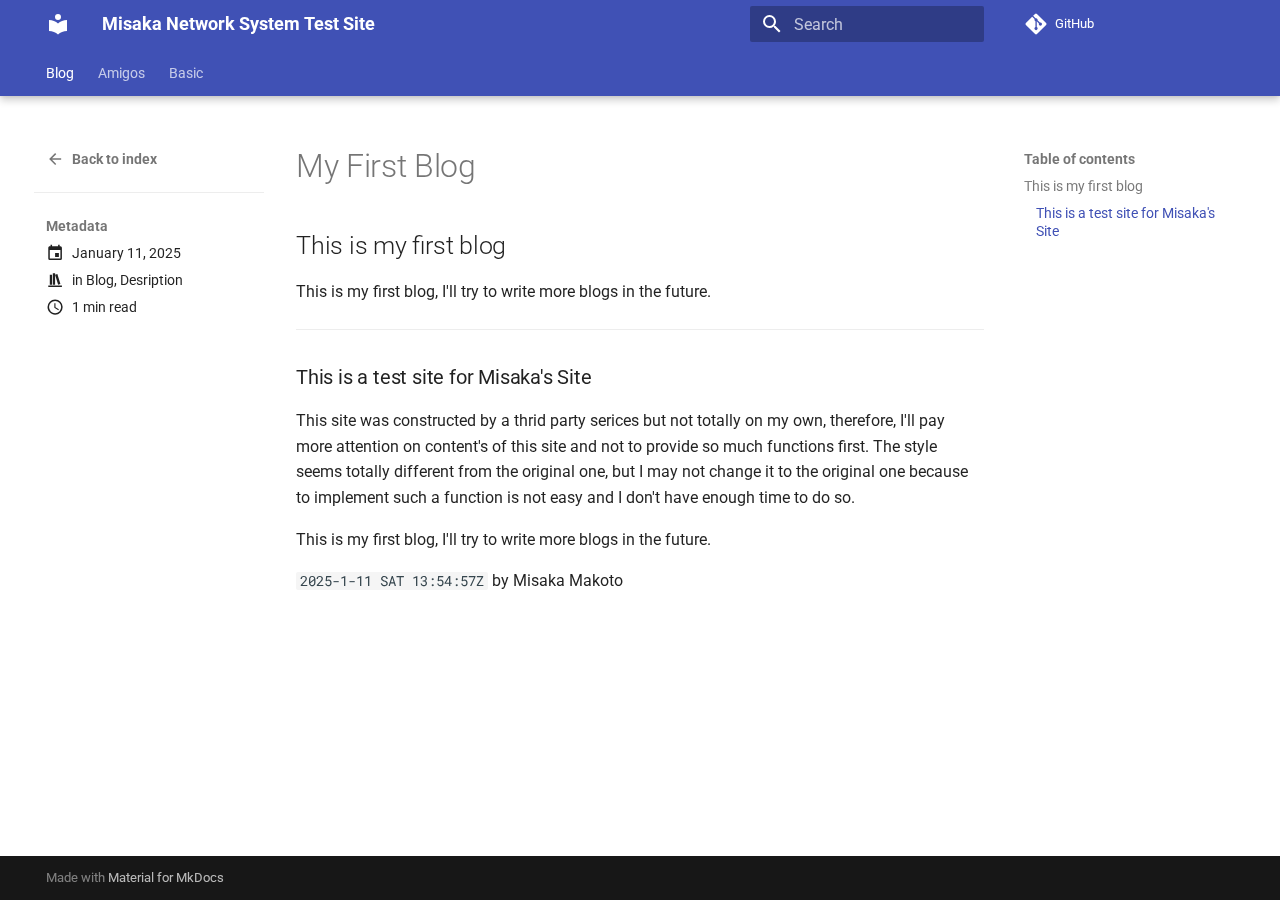
<file: blog/2025/01/11/my-first-blog/index.html>
<!doctype html>
<html lang="en" class="no-js">
  <head>
    
      <meta charset="utf-8">
      <meta name="viewport" content="width=device-width,initial-scale=1">
      
        <meta name="description" content="Misaka Network System Test Site">
      
      
      
        <link rel="canonical" href="https://webpagesvc.misakanetworksystem.org/blog/2025/01/11/my-first-blog/">
      
      
      
      
      <link rel="icon" href="../../../../../assets/images/favicon.png">
      <meta name="generator" content="mkdocs-1.6.1, mkdocs-material-9.5.49">
    
    
      
        <title>My First Blog - Misaka Network System Test Site</title>
      
    
    
      <link rel="stylesheet" href="../../../../../assets/stylesheets/main.6f8fc17f.min.css">
      
      


    
    
      
    
    
      
        
        
        <link rel="preconnect" href="https://fonts.gstatic.com" crossorigin>
        <link rel="stylesheet" href="https://fonts.googleapis.com/css?family=Roboto:300,300i,400,400i,700,700i%7CRoboto+Mono:400,400i,700,700i&display=fallback">
        <style>:root{--md-text-font:"Roboto";--md-code-font:"Roboto Mono"}</style>
      
    
    
    <script>__md_scope=new URL("../../../../..",location),__md_hash=e=>[...e].reduce(((e,_)=>(e<<5)-e+_.charCodeAt(0)),0),__md_get=(e,_=localStorage,t=__md_scope)=>JSON.parse(_.getItem(t.pathname+"."+e)),__md_set=(e,_,t=localStorage,a=__md_scope)=>{try{t.setItem(a.pathname+"."+e,JSON.stringify(_))}catch(e){}}</script>
    
      

    
    
    
  </head>
  
  
    <body dir="ltr">
  
    
    <input class="md-toggle" data-md-toggle="drawer" type="checkbox" id="__drawer" autocomplete="off">
    <input class="md-toggle" data-md-toggle="search" type="checkbox" id="__search" autocomplete="off">
    <label class="md-overlay" for="__drawer"></label>
    <div data-md-component="skip">
      
        
        <a href="#this-is-my-first-blog" class="md-skip">
          Skip to content
        </a>
      
    </div>
    <div data-md-component="announce">
      
    </div>
    
    
      

  

<header class="md-header md-header--shadow md-header--lifted" data-md-component="header">
  <nav class="md-header__inner md-grid" aria-label="Header">
    <a href="../../../../.." title="Misaka Network System Test Site" class="md-header__button md-logo" aria-label="Misaka Network System Test Site" data-md-component="logo">
      
  
  <svg xmlns="http://www.w3.org/2000/svg" viewBox="0 0 24 24"><path d="M12 8a3 3 0 0 0 3-3 3 3 0 0 0-3-3 3 3 0 0 0-3 3 3 3 0 0 0 3 3m0 3.54C9.64 9.35 6.5 8 3 8v11c3.5 0 6.64 1.35 9 3.54 2.36-2.19 5.5-3.54 9-3.54V8c-3.5 0-6.64 1.35-9 3.54"/></svg>

    </a>
    <label class="md-header__button md-icon" for="__drawer">
      
      <svg xmlns="http://www.w3.org/2000/svg" viewBox="0 0 24 24"><path d="M3 6h18v2H3zm0 5h18v2H3zm0 5h18v2H3z"/></svg>
    </label>
    <div class="md-header__title" data-md-component="header-title">
      <div class="md-header__ellipsis">
        <div class="md-header__topic">
          <span class="md-ellipsis">
            Misaka Network System Test Site
          </span>
        </div>
        <div class="md-header__topic" data-md-component="header-topic">
          <span class="md-ellipsis">
            
              My First Blog
            
          </span>
        </div>
      </div>
    </div>
    
    
      <script>var palette=__md_get("__palette");if(palette&&palette.color){if("(prefers-color-scheme)"===palette.color.media){var media=matchMedia("(prefers-color-scheme: light)"),input=document.querySelector(media.matches?"[data-md-color-media='(prefers-color-scheme: light)']":"[data-md-color-media='(prefers-color-scheme: dark)']");palette.color.media=input.getAttribute("data-md-color-media"),palette.color.scheme=input.getAttribute("data-md-color-scheme"),palette.color.primary=input.getAttribute("data-md-color-primary"),palette.color.accent=input.getAttribute("data-md-color-accent")}for(var[key,value]of Object.entries(palette.color))document.body.setAttribute("data-md-color-"+key,value)}</script>
    
    
    
      <label class="md-header__button md-icon" for="__search">
        
        <svg xmlns="http://www.w3.org/2000/svg" viewBox="0 0 24 24"><path d="M9.5 3A6.5 6.5 0 0 1 16 9.5c0 1.61-.59 3.09-1.56 4.23l.27.27h.79l5 5-1.5 1.5-5-5v-.79l-.27-.27A6.52 6.52 0 0 1 9.5 16 6.5 6.5 0 0 1 3 9.5 6.5 6.5 0 0 1 9.5 3m0 2C7 5 5 7 5 9.5S7 14 9.5 14 14 12 14 9.5 12 5 9.5 5"/></svg>
      </label>
      <div class="md-search" data-md-component="search" role="dialog">
  <label class="md-search__overlay" for="__search"></label>
  <div class="md-search__inner" role="search">
    <form class="md-search__form" name="search">
      <input type="text" class="md-search__input" name="query" aria-label="Search" placeholder="Search" autocapitalize="off" autocorrect="off" autocomplete="off" spellcheck="false" data-md-component="search-query" required>
      <label class="md-search__icon md-icon" for="__search">
        
        <svg xmlns="http://www.w3.org/2000/svg" viewBox="0 0 24 24"><path d="M9.5 3A6.5 6.5 0 0 1 16 9.5c0 1.61-.59 3.09-1.56 4.23l.27.27h.79l5 5-1.5 1.5-5-5v-.79l-.27-.27A6.52 6.52 0 0 1 9.5 16 6.5 6.5 0 0 1 3 9.5 6.5 6.5 0 0 1 9.5 3m0 2C7 5 5 7 5 9.5S7 14 9.5 14 14 12 14 9.5 12 5 9.5 5"/></svg>
        
        <svg xmlns="http://www.w3.org/2000/svg" viewBox="0 0 24 24"><path d="M20 11v2H8l5.5 5.5-1.42 1.42L4.16 12l7.92-7.92L13.5 5.5 8 11z"/></svg>
      </label>
      <nav class="md-search__options" aria-label="Search">
        
          <a href="javascript:void(0)" class="md-search__icon md-icon" title="Share" aria-label="Share" data-clipboard data-clipboard-text="" data-md-component="search-share" tabindex="-1">
            
            <svg xmlns="http://www.w3.org/2000/svg" viewBox="0 0 24 24"><path d="M18 16.08c-.76 0-1.44.3-1.96.77L8.91 12.7c.05-.23.09-.46.09-.7s-.04-.47-.09-.7l7.05-4.11c.54.5 1.25.81 2.04.81a3 3 0 0 0 3-3 3 3 0 0 0-3-3 3 3 0 0 0-3 3c0 .24.04.47.09.7L8.04 9.81C7.5 9.31 6.79 9 6 9a3 3 0 0 0-3 3 3 3 0 0 0 3 3c.79 0 1.5-.31 2.04-.81l7.12 4.15c-.05.21-.08.43-.08.66 0 1.61 1.31 2.91 2.92 2.91s2.92-1.3 2.92-2.91A2.92 2.92 0 0 0 18 16.08"/></svg>
          </a>
        
        <button type="reset" class="md-search__icon md-icon" title="Clear" aria-label="Clear" tabindex="-1">
          
          <svg xmlns="http://www.w3.org/2000/svg" viewBox="0 0 24 24"><path d="M19 6.41 17.59 5 12 10.59 6.41 5 5 6.41 10.59 12 5 17.59 6.41 19 12 13.41 17.59 19 19 17.59 13.41 12z"/></svg>
        </button>
      </nav>
      
        <div class="md-search__suggest" data-md-component="search-suggest"></div>
      
    </form>
    <div class="md-search__output">
      <div class="md-search__scrollwrap" tabindex="0" data-md-scrollfix>
        <div class="md-search-result" data-md-component="search-result">
          <div class="md-search-result__meta">
            Initializing search
          </div>
          <ol class="md-search-result__list" role="presentation"></ol>
        </div>
      </div>
    </div>
  </div>
</div>
    
    
      <div class="md-header__source">
        <a href="https://github.com/Misaka-Makoto/misaka-makoto.github.io" title="Go to repository" class="md-source" data-md-component="source">
  <div class="md-source__icon md-icon">
    
    <svg xmlns="http://www.w3.org/2000/svg" viewBox="0 0 448 512"><!--! Font Awesome Free 6.7.1 by @fontawesome - https://fontawesome.com License - https://fontawesome.com/license/free (Icons: CC BY 4.0, Fonts: SIL OFL 1.1, Code: MIT License) Copyright 2024 Fonticons, Inc.--><path d="M439.55 236.05 244 40.45a28.87 28.87 0 0 0-40.81 0l-40.66 40.63 51.52 51.52c27.06-9.14 52.68 16.77 43.39 43.68l49.66 49.66c34.23-11.8 61.18 31 35.47 56.69-26.49 26.49-70.21-2.87-56-37.34L240.22 199v121.85c25.3 12.54 22.26 41.85 9.08 55a34.34 34.34 0 0 1-48.55 0c-17.57-17.6-11.07-46.91 11.25-56v-123c-20.8-8.51-24.6-30.74-18.64-45L142.57 101 8.45 235.14a28.86 28.86 0 0 0 0 40.81l195.61 195.6a28.86 28.86 0 0 0 40.8 0l194.69-194.69a28.86 28.86 0 0 0 0-40.81"/></svg>
  </div>
  <div class="md-source__repository">
    GitHub
  </div>
</a>
      </div>
    
  </nav>
  
    
      
<nav class="md-tabs" aria-label="Tabs" data-md-component="tabs">
  <div class="md-grid">
    <ul class="md-tabs__list">
      
        
  
  
    
  
  
    
    
      <li class="md-tabs__item md-tabs__item--active">
        <a href="../../../../" class="md-tabs__link">
          
  
    
  
  Blog

        </a>
      </li>
    
  

      
        
  
  
  
    
    
      <li class="md-tabs__item">
        <a href="../../../../../Amigos/Here%20We%20Are/" class="md-tabs__link">
          
  
    
  
  Amigos

        </a>
      </li>
    
  

      
        
  
  
  
    
    
      <li class="md-tabs__item">
        <a href="../../../../.." class="md-tabs__link">
          
  
    
  
  Basic

        </a>
      </li>
    
  

      
    </ul>
  </div>
</nav>
    
  
</header>
    
    <div class="md-container" data-md-component="container">
      
      
        
      
      <main class="md-main" data-md-component="main">
        <div class="md-main__inner md-grid">
          
            
              
                
              
              <div class="md-sidebar md-sidebar--primary" data-md-component="sidebar" data-md-type="navigation" hidden>
                <div class="md-sidebar__scrollwrap">
                  <div class="md-sidebar__inner">
                    


  


<nav class="md-nav md-nav--primary md-nav--lifted" aria-label="Navigation" data-md-level="0">
  <label class="md-nav__title" for="__drawer">
    <a href="../../../../.." title="Misaka Network System Test Site" class="md-nav__button md-logo" aria-label="Misaka Network System Test Site" data-md-component="logo">
      
  
  <svg xmlns="http://www.w3.org/2000/svg" viewBox="0 0 24 24"><path d="M12 8a3 3 0 0 0 3-3 3 3 0 0 0-3-3 3 3 0 0 0-3 3 3 3 0 0 0 3 3m0 3.54C9.64 9.35 6.5 8 3 8v11c3.5 0 6.64 1.35 9 3.54 2.36-2.19 5.5-3.54 9-3.54V8c-3.5 0-6.64 1.35-9 3.54"/></svg>

    </a>
    Misaka Network System Test Site
  </label>
  
    <div class="md-nav__source">
      <a href="https://github.com/Misaka-Makoto/misaka-makoto.github.io" title="Go to repository" class="md-source" data-md-component="source">
  <div class="md-source__icon md-icon">
    
    <svg xmlns="http://www.w3.org/2000/svg" viewBox="0 0 448 512"><!--! Font Awesome Free 6.7.1 by @fontawesome - https://fontawesome.com License - https://fontawesome.com/license/free (Icons: CC BY 4.0, Fonts: SIL OFL 1.1, Code: MIT License) Copyright 2024 Fonticons, Inc.--><path d="M439.55 236.05 244 40.45a28.87 28.87 0 0 0-40.81 0l-40.66 40.63 51.52 51.52c27.06-9.14 52.68 16.77 43.39 43.68l49.66 49.66c34.23-11.8 61.18 31 35.47 56.69-26.49 26.49-70.21-2.87-56-37.34L240.22 199v121.85c25.3 12.54 22.26 41.85 9.08 55a34.34 34.34 0 0 1-48.55 0c-17.57-17.6-11.07-46.91 11.25-56v-123c-20.8-8.51-24.6-30.74-18.64-45L142.57 101 8.45 235.14a28.86 28.86 0 0 0 0 40.81l195.61 195.6a28.86 28.86 0 0 0 40.8 0l194.69-194.69a28.86 28.86 0 0 0 0-40.81"/></svg>
  </div>
  <div class="md-source__repository">
    GitHub
  </div>
</a>
    </div>
  
  <ul class="md-nav__list" data-md-scrollfix>
    
      
      
  
  
    
  
  
  
    
    
      
        
          
        
      
        
      
        
      
    
    
      
        
        
      
      
        
      
    
    
    <li class="md-nav__item md-nav__item--active md-nav__item--section md-nav__item--nested">
      
        
        
        <input class="md-nav__toggle md-toggle " type="checkbox" id="__nav_1" checked>
        
          
          
          <div class="md-nav__link md-nav__container">
            <a href="../../../../" class="md-nav__link ">
              
  
  <span class="md-ellipsis">
    Blog
  </span>
  

            </a>
            
              
              <label class="md-nav__link " for="__nav_1" id="__nav_1_label" tabindex="">
                <span class="md-nav__icon md-icon"></span>
              </label>
            
          </div>
        
        <nav class="md-nav" data-md-level="1" aria-labelledby="__nav_1_label" aria-expanded="true">
          <label class="md-nav__title" for="__nav_1">
            <span class="md-nav__icon md-icon"></span>
            Blog
          </label>
          <ul class="md-nav__list" data-md-scrollfix>
            
              
            
              
                
  
  
  
  
    
    
      
        
      
    
    
      
      
        
          
          
        
      
    
    
    <li class="md-nav__item md-nav__item--section md-nav__item--nested">
      
        
        
          
        
        <input class="md-nav__toggle md-toggle md-toggle--indeterminate" type="checkbox" id="__nav_1_2" >
        
          
          <label class="md-nav__link" for="__nav_1_2" id="__nav_1_2_label" tabindex="">
            
  
  <span class="md-ellipsis">
    Archive
  </span>
  

            <span class="md-nav__icon md-icon"></span>
          </label>
        
        <nav class="md-nav" data-md-level="2" aria-labelledby="__nav_1_2_label" aria-expanded="false">
          <label class="md-nav__title" for="__nav_1_2">
            <span class="md-nav__icon md-icon"></span>
            Archive
          </label>
          <ul class="md-nav__list" data-md-scrollfix>
            
              
                
  
  
  
    
  
  
    <li class="md-nav__item">
      <a href="../../../../archive/2025/" class="md-nav__link">
        
  
  <span class="md-ellipsis">
    2025
  </span>
  

      </a>
    </li>
  

              
            
          </ul>
        </nav>
      
    </li>
  

              
            
              
                
  
  
  
  
    
    
      
        
      
        
      
    
    
      
      
        
          
          
        
      
    
    
    <li class="md-nav__item md-nav__item--section md-nav__item--nested">
      
        
        
          
        
        <input class="md-nav__toggle md-toggle md-toggle--indeterminate" type="checkbox" id="__nav_1_3" >
        
          
          <label class="md-nav__link" for="__nav_1_3" id="__nav_1_3_label" tabindex="">
            
  
  <span class="md-ellipsis">
    Categories
  </span>
  

            <span class="md-nav__icon md-icon"></span>
          </label>
        
        <nav class="md-nav" data-md-level="2" aria-labelledby="__nav_1_3_label" aria-expanded="false">
          <label class="md-nav__title" for="__nav_1_3">
            <span class="md-nav__icon md-icon"></span>
            Categories
          </label>
          <ul class="md-nav__list" data-md-scrollfix>
            
              
                
  
  
  
    
  
  
    <li class="md-nav__item">
      <a href="../../../../category/blog/" class="md-nav__link">
        
  
  <span class="md-ellipsis">
    Blog
  </span>
  

      </a>
    </li>
  

              
            
              
                
  
  
  
    
  
  
    <li class="md-nav__item">
      <a href="../../../../category/desription/" class="md-nav__link">
        
  
  <span class="md-ellipsis">
    Desription
  </span>
  

      </a>
    </li>
  

              
            
          </ul>
        </nav>
      
    </li>
  

              
            
          </ul>
        </nav>
      
    </li>
  

    
      
      
  
  
  
  
    
    
      
        
      
    
    
      
      
        
      
    
    
    <li class="md-nav__item md-nav__item--nested">
      
        
        
          
        
        <input class="md-nav__toggle md-toggle md-toggle--indeterminate" type="checkbox" id="__nav_2" >
        
          
          <label class="md-nav__link" for="__nav_2" id="__nav_2_label" tabindex="0">
            
  
  <span class="md-ellipsis">
    Amigos
  </span>
  

            <span class="md-nav__icon md-icon"></span>
          </label>
        
        <nav class="md-nav" data-md-level="1" aria-labelledby="__nav_2_label" aria-expanded="false">
          <label class="md-nav__title" for="__nav_2">
            <span class="md-nav__icon md-icon"></span>
            Amigos
          </label>
          <ul class="md-nav__list" data-md-scrollfix>
            
              
                
  
  
  
  
    <li class="md-nav__item">
      <a href="../../../../../Amigos/Here%20We%20Are/" class="md-nav__link">
        
  
  <span class="md-ellipsis">
    Here We Are
  </span>
  

      </a>
    </li>
  

              
            
          </ul>
        </nav>
      
    </li>
  

    
      
      
  
  
  
  
    
    
      
        
          
        
      
    
    
      
      
        
      
    
    
    <li class="md-nav__item md-nav__item--nested">
      
        
        
          
        
        <input class="md-nav__toggle md-toggle md-toggle--indeterminate" type="checkbox" id="__nav_3" >
        
          
          
          <div class="md-nav__link md-nav__container">
            <a href="../../../../.." class="md-nav__link ">
              
  
  <span class="md-ellipsis">
    Basic
  </span>
  

            </a>
            
          </div>
        
        <nav class="md-nav" data-md-level="1" aria-labelledby="__nav_3_label" aria-expanded="false">
          <label class="md-nav__title" for="__nav_3">
            <span class="md-nav__icon md-icon"></span>
            Basic
          </label>
          <ul class="md-nav__list" data-md-scrollfix>
            
              
            
          </ul>
        </nav>
      
    </li>
  

    
  </ul>
</nav>
                  </div>
                </div>
              </div>
            
            
              
                
              
              <div class="md-sidebar md-sidebar--secondary" data-md-component="sidebar" data-md-type="toc" >
                <div class="md-sidebar__scrollwrap">
                  <div class="md-sidebar__inner">
                    

<nav class="md-nav md-nav--secondary" aria-label="Table of contents">
  
  
  
  
    <label class="md-nav__title" for="__toc">
      <span class="md-nav__icon md-icon"></span>
      Table of contents
    </label>
    <ul class="md-nav__list" data-md-component="toc" data-md-scrollfix>
      
        <li class="md-nav__item">
  <a href="#this-is-my-first-blog" class="md-nav__link">
    <span class="md-ellipsis">
      This is my first blog
    </span>
  </a>
  
    <nav class="md-nav" aria-label="This is my first blog">
      <ul class="md-nav__list">
        
          <li class="md-nav__item">
  <a href="#this-is-a-test-site-for-misakas-site" class="md-nav__link">
    <span class="md-ellipsis">
      This is a test site for Misaka's Site
    </span>
  </a>
  
</li>
        
      </ul>
    </nav>
  
</li>
      
    </ul>
  
</nav>
                  </div>
                </div>
              </div>
            
          
          
  <div class="md-content md-content--post" data-md-component="content">
    <div class="md-sidebar md-sidebar--post" data-md-component="sidebar" data-md-type="navigation">
      <div class="md-sidebar__scrollwrap">
        <div class="md-sidebar__inner md-post">
          <nav class="md-nav md-nav--primary">
            <div class="md-post__back">
              <div class="md-nav__title md-nav__container">
                <a href="../../../../" class="md-nav__link">
                  <svg xmlns="http://www.w3.org/2000/svg" viewBox="0 0 24 24"><path d="M20 11v2H8l5.5 5.5-1.42 1.42L4.16 12l7.92-7.92L13.5 5.5 8 11z"/></svg>
                  <span class="md-ellipsis">
                    Back to index
                  </span>
                </a>
              </div>
            </div>
            
            <ul class="md-post__meta md-nav__list">
              <li class="md-nav__item md-nav__item--section">
                <div class="md-post__title">
                  <span class="md-ellipsis">
                    Metadata
                  </span>
                </div>
                <nav class="md-nav">
                  <ul class="md-nav__list">
                    <li class="md-nav__item">
                      <div class="md-nav__link">
                        <svg xmlns="http://www.w3.org/2000/svg" viewBox="0 0 24 24"><path d="M19 19H5V8h14m-3-7v2H8V1H6v2H5c-1.11 0-2 .89-2 2v14a2 2 0 0 0 2 2h14a2 2 0 0 0 2-2V5a2 2 0 0 0-2-2h-1V1m-1 11h-5v5h5z"/></svg>
                        <time datetime="2025-01-11 13:54:27+00:00" class="md-ellipsis">January 11, 2025</time>
                      </div>
                    </li>
                    
                    
                      <li class="md-nav__item">
                        <div class="md-nav__link">
                          <svg xmlns="http://www.w3.org/2000/svg" viewBox="0 0 24 24"><path d="M9 3v15h3V3zm3 2 4 13 3-1-4-13zM5 5v13h3V5zM3 19v2h18v-2z"/></svg>
                          <span class="md-ellipsis">
                            in
                            
                              <a href="../../../../category/blog/">Blog</a>, 
                              <a href="../../../../category/desription/">Desription</a></span>
                        </div>
                      </li>
                    
                    
                      
                      <li class="md-nav__item">
                        <div class="md-nav__link">
                          <svg xmlns="http://www.w3.org/2000/svg" viewBox="0 0 24 24"><path d="M12 20a8 8 0 0 0 8-8 8 8 0 0 0-8-8 8 8 0 0 0-8 8 8 8 0 0 0 8 8m0-18a10 10 0 0 1 10 10 10 10 0 0 1-10 10C6.47 22 2 17.5 2 12A10 10 0 0 1 12 2m.5 5v5.25l4.5 2.67-.75 1.23L11 13V7z"/></svg>
                          <span class="md-ellipsis">
                            
                              1 min read
                            
                          </span>
                        </div>
                      </li>
                    
                  </ul>
                </nav>
              </li>
            </ul>
          </nav>
          
        </div>
      </div>
    </div>
    <article class="md-content__inner md-typeset">
      
        

  
  


  <h1>My First Blog</h1>

<h2 id="this-is-my-first-blog">This is my first blog</h2>
<p>This is my first blog, I'll try to write more blogs in the future.</p>
<hr />
<h3 id="this-is-a-test-site-for-misakas-site">This is a test site for Misaka's Site</h3>
<p>This site was constructed by a thrid party serices but not totally on my own, therefore, I'll pay more attention on content's of this site and not to provide so much functions first.
The style seems totally different from the original one, but I may not change it to the original one because to implement such a function is not easy and I don't have enough time to do so.</p>
<p>This is my first blog, I'll try to write more blogs in the future.</p>
<p><code>2025-1-11 SAT 13:54:57Z</code> by Misaka Makoto</p>







  
  




  



      
    </article>
  </div>

          
<script>var target=document.getElementById(location.hash.slice(1));target&&target.name&&(target.checked=target.name.startsWith("__tabbed_"))</script>
        </div>
        
      </main>
      
        <footer class="md-footer">
  
    
  
  <div class="md-footer-meta md-typeset">
    <div class="md-footer-meta__inner md-grid">
      <div class="md-copyright">
  
  
    Made with
    <a href="https://squidfunk.github.io/mkdocs-material/" target="_blank" rel="noopener">
      Material for MkDocs
    </a>
  
</div>
      
    </div>
  </div>
</footer>
      
    </div>
    <div class="md-dialog" data-md-component="dialog">
      <div class="md-dialog__inner md-typeset"></div>
    </div>
    
    
    <script id="__config" type="application/json">{"base": "../../../../..", "features": ["search.suggest", "search.highlight", "search.share", "navigation.footer", "navigation.tracking", "navigation.tabs", "navigation.tabs.sticky", "navigation.sections", "navigation.expand", "navigation.path", "navigation.indexes"], "search": "../../../../../assets/javascripts/workers/search.6ce7567c.min.js", "translations": {"clipboard.copied": "Copied to clipboard", "clipboard.copy": "Copy to clipboard", "search.result.more.one": "1 more on this page", "search.result.more.other": "# more on this page", "search.result.none": "No matching documents", "search.result.one": "1 matching document", "search.result.other": "# matching documents", "search.result.placeholder": "Type to start searching", "search.result.term.missing": "Missing", "select.version": "Select version"}}</script>
    
    
      <script src="../../../../../assets/javascripts/bundle.88dd0f4e.min.js"></script>
      
    
  </body>
</html>
</file>
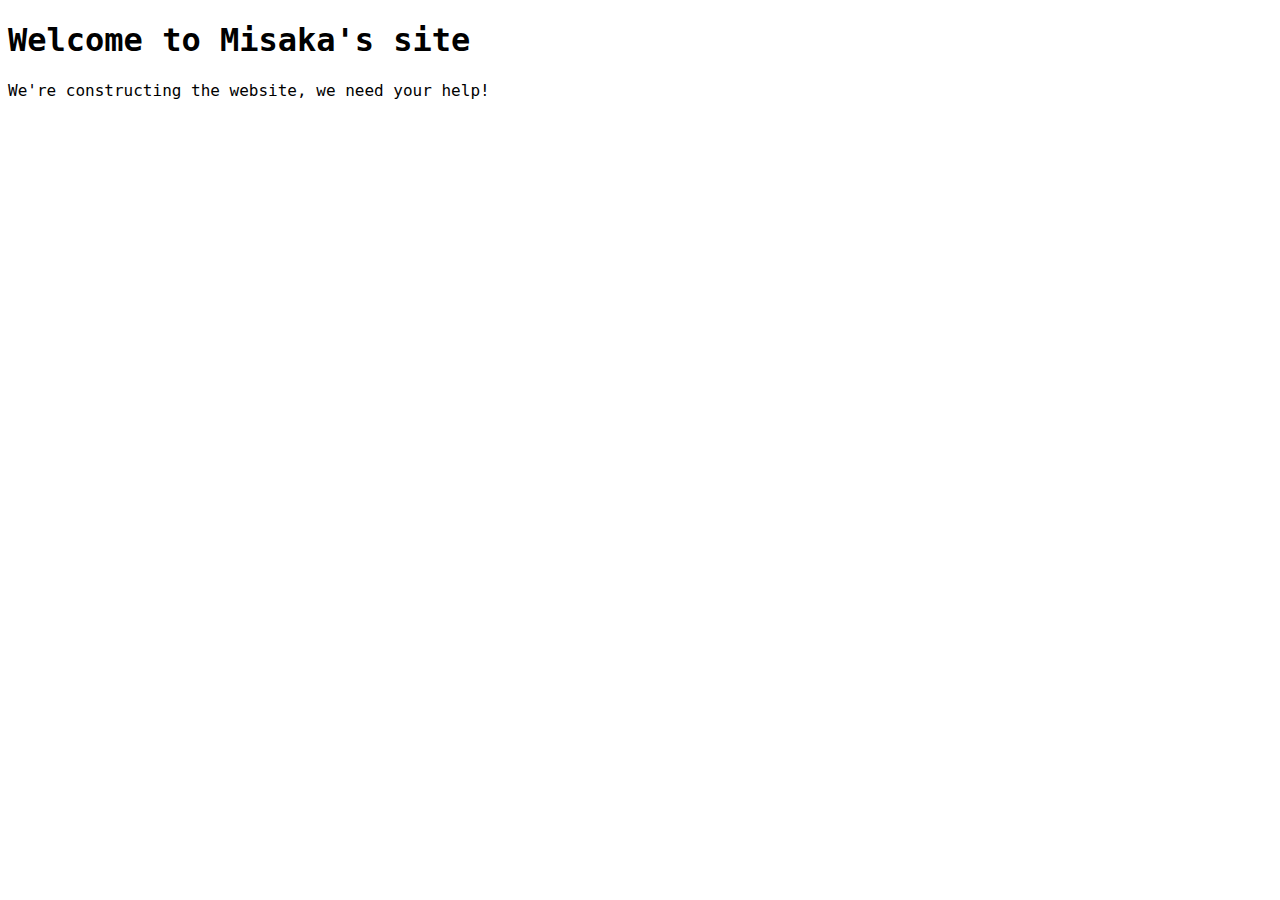
<file: homepage.html>
<!doctype html>
<html>
    <head>
        <meta charset="UTF-8">
        <link rel="stylesheet" href="style_def.css">
        <title>
            Misaka's Test Homepage
        </title>
    </head>
    <body>
        <h1>
            Welcome to Misaka's site
        </h1>
        <p>
            We're constructing the website, we need your help!
        </p>
    </body>
</html>
</file>
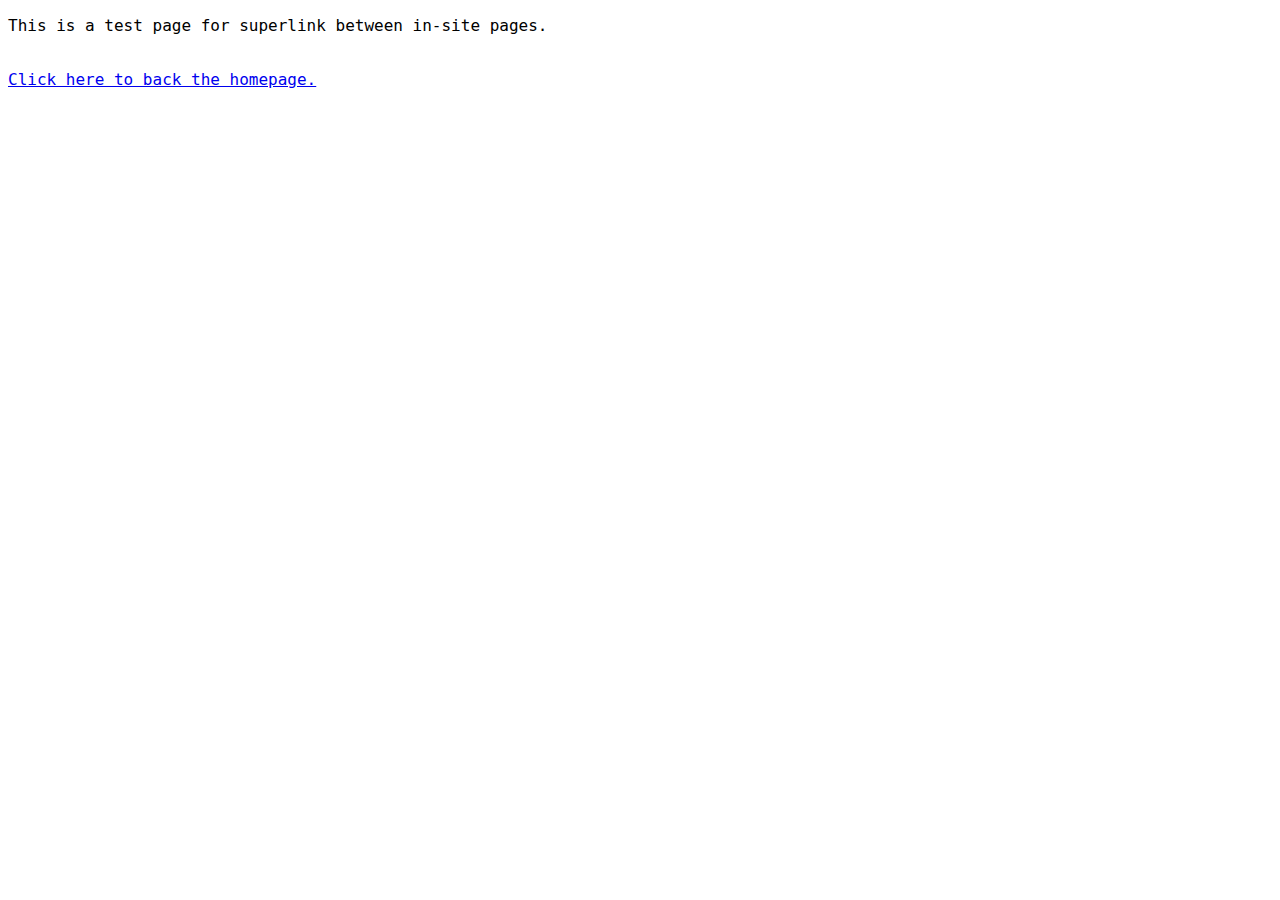
<file: logs.html>
<!DOCTYPE html>
<html>
  <head>
    <meta charset="UTF-8" />
    <link rel="stylesheet" href="style_def.css" />
    <title>Test Page</title>
  </head>

  <body>
    <div>
      <!--Head/TitleLine-->
    </div>
    <div>
      <!--BODY-->
      <div>
        <!--Main-->
        <p>This is a test page for superlink between in-site pages.</p>
        <br />
        <a href="index.html"> Click here to back the homepage. </a>
      </div>
    </div>
  </body>
</html>
</file>
<file: OldData/style_def.css>
body {
    font-family: "SFMono", Consolas, monospace;
}.headBar{
    text-align: justify;
    max-height: 50px;
}.logomns{
    size: 0 0 193 26;
}
</file>
<file: style_def.css>
body {
    font-family: "SFMono", Consolas, monospace;
}.headBar{
    text-align: justify;
    max-height: 50px;
}.logomns{
    size: 0 0 193 26;
}
</file>
<file: assets/stylesheets/main.6f8fc17f.min.css>
@charset "UTF-8";html{-webkit-text-size-adjust:none;-moz-text-size-adjust:none;text-size-adjust:none;box-sizing:border-box}*,:after,:before{box-sizing:inherit}@media (prefers-reduced-motion){*,:after,:before{transition:none!important}}body{margin:0}a,button,input,label{-webkit-tap-highlight-color:transparent}a{color:inherit;text-decoration:none}hr{border:0;box-sizing:initial;display:block;height:.05rem;overflow:visible;padding:0}small{font-size:80%}sub,sup{line-height:1em}img{border-style:none}table{border-collapse:initial;border-spacing:0}td,th{font-weight:400;vertical-align:top}button{background:#0000;border:0;font-family:inherit;font-size:inherit;margin:0;padding:0}input{border:0;outline:none}:root{--md-primary-fg-color:#4051b5;--md-primary-fg-color--light:#5d6cc0;--md-primary-fg-color--dark:#303fa1;--md-primary-bg-color:#fff;--md-primary-bg-color--light:#ffffffb3;--md-accent-fg-color:#526cfe;--md-accent-fg-color--transparent:#526cfe1a;--md-accent-bg-color:#fff;--md-accent-bg-color--light:#ffffffb3}[data-md-color-scheme=default]{color-scheme:light}[data-md-color-scheme=default] img[src$="#gh-dark-mode-only"],[data-md-color-scheme=default] img[src$="#only-dark"]{display:none}:root,[data-md-color-scheme=default]{--md-hue:225deg;--md-default-fg-color:#000000de;--md-default-fg-color--light:#0000008a;--md-default-fg-color--lighter:#00000052;--md-default-fg-color--lightest:#00000012;--md-default-bg-color:#fff;--md-default-bg-color--light:#ffffffb3;--md-default-bg-color--lighter:#ffffff4d;--md-default-bg-color--lightest:#ffffff1f;--md-code-fg-color:#36464e;--md-code-bg-color:#f5f5f5;--md-code-hl-color:#4287ff;--md-code-hl-color--light:#4287ff1a;--md-code-hl-number-color:#d52a2a;--md-code-hl-special-color:#db1457;--md-code-hl-function-color:#a846b9;--md-code-hl-constant-color:#6e59d9;--md-code-hl-keyword-color:#3f6ec6;--md-code-hl-string-color:#1c7d4d;--md-code-hl-name-color:var(--md-code-fg-color);--md-code-hl-operator-color:var(--md-default-fg-color--light);--md-code-hl-punctuation-color:var(--md-default-fg-color--light);--md-code-hl-comment-color:var(--md-default-fg-color--light);--md-code-hl-generic-color:var(--md-default-fg-color--light);--md-code-hl-variable-color:var(--md-default-fg-color--light);--md-typeset-color:var(--md-default-fg-color);--md-typeset-a-color:var(--md-primary-fg-color);--md-typeset-del-color:#f5503d26;--md-typeset-ins-color:#0bd57026;--md-typeset-kbd-color:#fafafa;--md-typeset-kbd-accent-color:#fff;--md-typeset-kbd-border-color:#b8b8b8;--md-typeset-mark-color:#ffff0080;--md-typeset-table-color:#0000001f;--md-typeset-table-color--light:rgba(0,0,0,.035);--md-admonition-fg-color:var(--md-default-fg-color);--md-admonition-bg-color:var(--md-default-bg-color);--md-warning-fg-color:#000000de;--md-warning-bg-color:#ff9;--md-footer-fg-color:#fff;--md-footer-fg-color--light:#ffffffb3;--md-footer-fg-color--lighter:#ffffff73;--md-footer-bg-color:#000000de;--md-footer-bg-color--dark:#00000052;--md-shadow-z1:0 0.2rem 0.5rem #0000000d,0 0 0.05rem #0000001a;--md-shadow-z2:0 0.2rem 0.5rem #0000001a,0 0 0.05rem #00000040;--md-shadow-z3:0 0.2rem 0.5rem #0003,0 0 0.05rem #00000059}.md-icon svg{fill:currentcolor;display:block;height:1.2rem;width:1.2rem}body{-webkit-font-smoothing:antialiased;-moz-osx-font-smoothing:grayscale;--md-text-font-family:var(--md-text-font,_),-apple-system,BlinkMacSystemFont,Helvetica,Arial,sans-serif;--md-code-font-family:var(--md-code-font,_),SFMono-Regular,Consolas,Menlo,monospace}aside,body,input{font-feature-settings:"kern","liga";color:var(--md-typeset-color);font-family:var(--md-text-font-family)}code,kbd,pre{font-feature-settings:"kern";font-family:var(--md-code-font-family)}:root{--md-typeset-table-sort-icon:url('data:image/svg+xml;charset=utf-8,<svg xmlns="http://www.w3.org/2000/svg" viewBox="0 0 24 24"><path d="m18 21-4-4h3V7h-3l4-4 4 4h-3v10h3M2 19v-2h10v2M2 13v-2h7v2M2 7V5h4v2z"/></svg>');--md-typeset-table-sort-icon--asc:url('data:image/svg+xml;charset=utf-8,<svg xmlns="http://www.w3.org/2000/svg" viewBox="0 0 24 24"><path d="M19 17h3l-4 4-4-4h3V3h2M2 17h10v2H2M6 5v2H2V5m0 6h7v2H2z"/></svg>');--md-typeset-table-sort-icon--desc:url('data:image/svg+xml;charset=utf-8,<svg xmlns="http://www.w3.org/2000/svg" viewBox="0 0 24 24"><path d="M19 7h3l-4-4-4 4h3v14h2M2 17h10v2H2M6 5v2H2V5m0 6h7v2H2z"/></svg>')}.md-typeset{-webkit-print-color-adjust:exact;color-adjust:exact;font-size:.8rem;line-height:1.6}@media print{.md-typeset{font-size:.68rem}}.md-typeset blockquote,.md-typeset dl,.md-typeset figure,.md-typeset ol,.md-typeset pre,.md-typeset ul{margin-bottom:1em;margin-top:1em}.md-typeset h1{color:var(--md-default-fg-color--light);font-size:2em;line-height:1.3;margin:0 0 1.25em}.md-typeset h1,.md-typeset h2{font-weight:300;letter-spacing:-.01em}.md-typeset h2{font-size:1.5625em;line-height:1.4;margin:1.6em 0 .64em}.md-typeset h3{font-size:1.25em;font-weight:400;letter-spacing:-.01em;line-height:1.5;margin:1.6em 0 .8em}.md-typeset h2+h3{margin-top:.8em}.md-typeset h4{font-weight:700;letter-spacing:-.01em;margin:1em 0}.md-typeset h5,.md-typeset h6{color:var(--md-default-fg-color--light);font-size:.8em;font-weight:700;letter-spacing:-.01em;margin:1.25em 0}.md-typeset h5{text-transform:uppercase}.md-typeset h5 code{text-transform:none}.md-typeset hr{border-bottom:.05rem solid var(--md-default-fg-color--lightest);display:flow-root;margin:1.5em 0}.md-typeset a{color:var(--md-typeset-a-color);word-break:break-word}.md-typeset a,.md-typeset a:before{transition:color 125ms}.md-typeset a:focus,.md-typeset a:hover{color:var(--md-accent-fg-color)}.md-typeset a:focus code,.md-typeset a:hover code{background-color:var(--md-accent-fg-color--transparent)}.md-typeset a code{color:currentcolor;transition:background-color 125ms}.md-typeset a.focus-visible{outline-color:var(--md-accent-fg-color);outline-offset:.2rem}.md-typeset code,.md-typeset kbd,.md-typeset pre{color:var(--md-code-fg-color);direction:ltr;font-variant-ligatures:none}@media print{.md-typeset code,.md-typeset kbd,.md-typeset pre{white-space:pre-wrap}}.md-typeset code{background-color:var(--md-code-bg-color);border-radius:.1rem;-webkit-box-decoration-break:clone;box-decoration-break:clone;font-size:.85em;padding:0 .2941176471em;word-break:break-word}.md-typeset code:not(.focus-visible){-webkit-tap-highlight-color:transparent;outline:none}.md-typeset pre{display:flow-root;line-height:1.4;position:relative}.md-typeset pre>code{-webkit-box-decoration-break:slice;box-decoration-break:slice;box-shadow:none;display:block;margin:0;outline-color:var(--md-accent-fg-color);overflow:auto;padding:.7720588235em 1.1764705882em;scrollbar-color:var(--md-default-fg-color--lighter) #0000;scrollbar-width:thin;touch-action:auto;word-break:normal}.md-typeset pre>code:hover{scrollbar-color:var(--md-accent-fg-color) #0000}.md-typeset pre>code::-webkit-scrollbar{height:.2rem;width:.2rem}.md-typeset pre>code::-webkit-scrollbar-thumb{background-color:var(--md-default-fg-color--lighter)}.md-typeset pre>code::-webkit-scrollbar-thumb:hover{background-color:var(--md-accent-fg-color)}.md-typeset kbd{background-color:var(--md-typeset-kbd-color);border-radius:.1rem;box-shadow:0 .1rem 0 .05rem var(--md-typeset-kbd-border-color),0 .1rem 0 var(--md-typeset-kbd-border-color),0 -.1rem .2rem var(--md-typeset-kbd-accent-color) inset;color:var(--md-default-fg-color);display:inline-block;font-size:.75em;padding:0 .6666666667em;vertical-align:text-top;word-break:break-word}.md-typeset mark{background-color:var(--md-typeset-mark-color);-webkit-box-decoration-break:clone;box-decoration-break:clone;color:inherit;word-break:break-word}.md-typeset abbr{border-bottom:.05rem dotted var(--md-default-fg-color--light);cursor:help;text-decoration:none}.md-typeset small{opacity:.75}[dir=ltr] .md-typeset sub,[dir=ltr] .md-typeset sup{margin-left:.078125em}[dir=rtl] .md-typeset sub,[dir=rtl] .md-typeset sup{margin-right:.078125em}[dir=ltr] .md-typeset blockquote{padding-left:.6rem}[dir=rtl] .md-typeset blockquote{padding-right:.6rem}[dir=ltr] .md-typeset blockquote{border-left:.2rem solid var(--md-default-fg-color--lighter)}[dir=rtl] .md-typeset blockquote{border-right:.2rem solid var(--md-default-fg-color--lighter)}.md-typeset blockquote{color:var(--md-default-fg-color--light);margin-left:0;margin-right:0}.md-typeset ul{list-style-type:disc}.md-typeset ul[type]{list-style-type:revert-layer}[dir=ltr] .md-typeset ol,[dir=ltr] .md-typeset ul{margin-left:.625em}[dir=rtl] .md-typeset ol,[dir=rtl] .md-typeset ul{margin-right:.625em}.md-typeset ol,.md-typeset ul{padding:0}.md-typeset ol:not([hidden]),.md-typeset ul:not([hidden]){display:flow-root}.md-typeset ol ol,.md-typeset ul ol{list-style-type:lower-alpha}.md-typeset ol ol ol,.md-typeset ul ol ol{list-style-type:lower-roman}.md-typeset ol ol ol ol,.md-typeset ul ol ol ol{list-style-type:upper-alpha}.md-typeset ol ol ol ol ol,.md-typeset ul ol ol ol ol{list-style-type:upper-roman}.md-typeset ol[type],.md-typeset ul[type]{list-style-type:revert-layer}[dir=ltr] .md-typeset ol li,[dir=ltr] .md-typeset ul li{margin-left:1.25em}[dir=rtl] .md-typeset ol li,[dir=rtl] .md-typeset ul li{margin-right:1.25em}.md-typeset ol li,.md-typeset ul li{margin-bottom:.5em}.md-typeset ol li blockquote,.md-typeset ol li p,.md-typeset ul li blockquote,.md-typeset ul li p{margin:.5em 0}.md-typeset ol li:last-child,.md-typeset ul li:last-child{margin-bottom:0}[dir=ltr] .md-typeset ol li ol,[dir=ltr] .md-typeset ol li ul,[dir=ltr] .md-typeset ul li ol,[dir=ltr] .md-typeset ul li ul{margin-left:.625em}[dir=rtl] .md-typeset ol li ol,[dir=rtl] .md-typeset ol li ul,[dir=rtl] .md-typeset ul li ol,[dir=rtl] .md-typeset ul li ul{margin-right:.625em}.md-typeset ol li ol,.md-typeset ol li ul,.md-typeset ul li ol,.md-typeset ul li ul{margin-bottom:.5em;margin-top:.5em}[dir=ltr] .md-typeset dd{margin-left:1.875em}[dir=rtl] .md-typeset dd{margin-right:1.875em}.md-typeset dd{margin-bottom:1.5em;margin-top:1em}.md-typeset img,.md-typeset svg,.md-typeset video{height:auto;max-width:100%}.md-typeset img[align=left]{margin:1em 1em 1em 0}.md-typeset img[align=right]{margin:1em 0 1em 1em}.md-typeset img[align]:only-child{margin-top:0}.md-typeset figure{display:flow-root;margin:1em auto;max-width:100%;text-align:center;width:-moz-fit-content;width:fit-content}.md-typeset figure img{display:block;margin:0 auto}.md-typeset figcaption{font-style:italic;margin:1em auto;max-width:24rem}.md-typeset iframe{max-width:100%}.md-typeset table:not([class]){background-color:var(--md-default-bg-color);border:.05rem solid var(--md-typeset-table-color);border-radius:.1rem;display:inline-block;font-size:.64rem;max-width:100%;overflow:auto;touch-action:auto}@media print{.md-typeset table:not([class]){display:table}}.md-typeset table:not([class])+*{margin-top:1.5em}.md-typeset table:not([class]) td>:first-child,.md-typeset table:not([class]) th>:first-child{margin-top:0}.md-typeset table:not([class]) td>:last-child,.md-typeset table:not([class]) th>:last-child{margin-bottom:0}.md-typeset table:not([class]) td:not([align]),.md-typeset table:not([class]) th:not([align]){text-align:left}[dir=rtl] .md-typeset table:not([class]) td:not([align]),[dir=rtl] .md-typeset table:not([class]) th:not([align]){text-align:right}.md-typeset table:not([class]) th{font-weight:700;min-width:5rem;padding:.9375em 1.25em;vertical-align:top}.md-typeset table:not([class]) td{border-top:.05rem solid var(--md-typeset-table-color);padding:.9375em 1.25em;vertical-align:top}.md-typeset table:not([class]) tbody tr{transition:background-color 125ms}.md-typeset table:not([class]) tbody tr:hover{background-color:var(--md-typeset-table-color--light);box-shadow:0 .05rem 0 var(--md-default-bg-color) inset}.md-typeset table:not([class]) a{word-break:normal}.md-typeset table th[role=columnheader]{cursor:pointer}[dir=ltr] .md-typeset table th[role=columnheader]:after{margin-left:.5em}[dir=rtl] .md-typeset table th[role=columnheader]:after{margin-right:.5em}.md-typeset table th[role=columnheader]:after{content:"";display:inline-block;height:1.2em;-webkit-mask-image:var(--md-typeset-table-sort-icon);mask-image:var(--md-typeset-table-sort-icon);-webkit-mask-repeat:no-repeat;mask-repeat:no-repeat;-webkit-mask-size:contain;mask-size:contain;transition:background-color 125ms;vertical-align:text-bottom;width:1.2em}.md-typeset table th[role=columnheader]:hover:after{background-color:var(--md-default-fg-color--lighter)}.md-typeset table th[role=columnheader][aria-sort=ascending]:after{background-color:var(--md-default-fg-color--light);-webkit-mask-image:var(--md-typeset-table-sort-icon--asc);mask-image:var(--md-typeset-table-sort-icon--asc)}.md-typeset table th[role=columnheader][aria-sort=descending]:after{background-color:var(--md-default-fg-color--light);-webkit-mask-image:var(--md-typeset-table-sort-icon--desc);mask-image:var(--md-typeset-table-sort-icon--desc)}.md-typeset__scrollwrap{margin:1em -.8rem;overflow-x:auto;touch-action:auto}.md-typeset__table{display:inline-block;margin-bottom:.5em;padding:0 .8rem}@media print{.md-typeset__table{display:block}}html .md-typeset__table table{display:table;margin:0;overflow:hidden;width:100%}@media screen and (max-width:44.984375em){.md-content__inner>pre{margin:1em -.8rem}.md-content__inner>pre code{border-radius:0}}.md-typeset .md-author{border-radius:100%;display:block;flex-shrink:0;height:1.6rem;overflow:hidden;position:relative;transition:color 125ms,transform 125ms;width:1.6rem}.md-typeset .md-author img{display:block}.md-typeset .md-author--more{background:var(--md-default-fg-color--lightest);color:var(--md-default-fg-color--lighter);font-size:.6rem;font-weight:700;line-height:1.6rem;text-align:center}.md-typeset .md-author--long{height:2.4rem;width:2.4rem}.md-typeset a.md-author{transform:scale(1)}.md-typeset a.md-author img{border-radius:100%;filter:grayscale(100%) opacity(75%);transition:filter 125ms}.md-typeset a.md-author:focus,.md-typeset a.md-author:hover{transform:scale(1.1);z-index:1}.md-typeset a.md-author:focus img,.md-typeset a.md-author:hover img{filter:grayscale(0)}.md-banner{background-color:var(--md-footer-bg-color);color:var(--md-footer-fg-color);overflow:auto}@media print{.md-banner{display:none}}.md-banner--warning{background-color:var(--md-warning-bg-color);color:var(--md-warning-fg-color)}.md-banner__inner{font-size:.7rem;margin:.6rem auto;padding:0 .8rem}[dir=ltr] .md-banner__button{float:right}[dir=rtl] .md-banner__button{float:left}.md-banner__button{color:inherit;cursor:pointer;transition:opacity .25s}.no-js .md-banner__button{display:none}.md-banner__button:hover{opacity:.7}html{font-size:125%;height:100%;overflow-x:hidden}@media screen and (min-width:100em){html{font-size:137.5%}}@media screen and (min-width:125em){html{font-size:150%}}body{background-color:var(--md-default-bg-color);display:flex;flex-direction:column;font-size:.5rem;min-height:100%;position:relative;width:100%}@media print{body{display:block}}@media screen and (max-width:59.984375em){body[data-md-scrolllock]{position:fixed}}.md-grid{margin-left:auto;margin-right:auto;max-width:61rem}.md-container{display:flex;flex-direction:column;flex-grow:1}@media print{.md-container{display:block}}.md-main{flex-grow:1}.md-main__inner{display:flex;height:100%;margin-top:1.5rem}.md-ellipsis{overflow:hidden;text-overflow:ellipsis}.md-toggle{display:none}.md-option{height:0;opacity:0;position:absolute;width:0}.md-option:checked+label:not([hidden]){display:block}.md-option.focus-visible+label{outline-color:var(--md-accent-fg-color);outline-style:auto}.md-skip{background-color:var(--md-default-fg-color);border-radius:.1rem;color:var(--md-default-bg-color);font-size:.64rem;margin:.5rem;opacity:0;outline-color:var(--md-accent-fg-color);padding:.3rem .5rem;position:fixed;transform:translateY(.4rem);z-index:-1}.md-skip:focus{opacity:1;transform:translateY(0);transition:transform .25s cubic-bezier(.4,0,.2,1),opacity 175ms 75ms;z-index:10}@page{margin:25mm}:root{--md-clipboard-icon:url('data:image/svg+xml;charset=utf-8,<svg xmlns="http://www.w3.org/2000/svg" viewBox="0 0 24 24"><path d="M19 21H8V7h11m0-2H8a2 2 0 0 0-2 2v14a2 2 0 0 0 2 2h11a2 2 0 0 0 2-2V7a2 2 0 0 0-2-2m-3-4H4a2 2 0 0 0-2 2v14h2V3h12z"/></svg>')}.md-clipboard{border-radius:.1rem;color:var(--md-default-fg-color--lightest);cursor:pointer;height:1.5em;outline-color:var(--md-accent-fg-color);outline-offset:.1rem;position:absolute;right:.5em;top:.5em;transition:color .25s;width:1.5em;z-index:1}@media print{.md-clipboard{display:none}}.md-clipboard:not(.focus-visible){-webkit-tap-highlight-color:transparent;outline:none}:hover>.md-clipboard{color:var(--md-default-fg-color--light)}.md-clipboard:focus,.md-clipboard:hover{color:var(--md-accent-fg-color)}.md-clipboard:after{background-color:currentcolor;content:"";display:block;height:1.125em;margin:0 auto;-webkit-mask-image:var(--md-clipboard-icon);mask-image:var(--md-clipboard-icon);-webkit-mask-position:center;mask-position:center;-webkit-mask-repeat:no-repeat;mask-repeat:no-repeat;-webkit-mask-size:contain;mask-size:contain;width:1.125em}.md-clipboard--inline{cursor:pointer}.md-clipboard--inline code{transition:color .25s,background-color .25s}.md-clipboard--inline:focus code,.md-clipboard--inline:hover code{background-color:var(--md-accent-fg-color--transparent);color:var(--md-accent-fg-color)}.md-typeset .md-code__content{display:grid}@keyframes consent{0%{opacity:0;transform:translateY(100%)}to{opacity:1;transform:translateY(0)}}@keyframes overlay{0%{opacity:0}to{opacity:1}}.md-consent__overlay{animation:overlay .25s both;-webkit-backdrop-filter:blur(.1rem);backdrop-filter:blur(.1rem);background-color:#0000008a;height:100%;opacity:1;position:fixed;top:0;width:100%;z-index:5}.md-consent__inner{animation:consent .5s cubic-bezier(.1,.7,.1,1) both;background-color:var(--md-default-bg-color);border:0;border-radius:.1rem;bottom:0;box-shadow:0 0 .2rem #0000001a,0 .2rem .4rem #0003;max-height:100%;overflow:auto;padding:0;position:fixed;width:100%;z-index:5}.md-consent__form{padding:.8rem}.md-consent__settings{display:none;margin:1em 0}input:checked+.md-consent__settings{display:block}.md-consent__controls{margin-bottom:.8rem}.md-typeset .md-consent__controls .md-button{display:inline}@media screen and (max-width:44.984375em){.md-typeset .md-consent__controls .md-button{display:block;margin-top:.4rem;text-align:center;width:100%}}.md-consent label{cursor:pointer}.md-content{flex-grow:1;min-width:0}.md-content__inner{margin:0 .8rem 1.2rem;padding-top:.6rem}@media screen and (min-width:76.25em){[dir=ltr] .md-sidebar--primary:not([hidden])~.md-content>.md-content__inner{margin-left:1.2rem}[dir=ltr] .md-sidebar--secondary:not([hidden])~.md-content>.md-content__inner,[dir=rtl] .md-sidebar--primary:not([hidden])~.md-content>.md-content__inner{margin-right:1.2rem}[dir=rtl] .md-sidebar--secondary:not([hidden])~.md-content>.md-content__inner{margin-left:1.2rem}}.md-content__inner:before{content:"";display:block;height:.4rem}.md-content__inner>:last-child{margin-bottom:0}[dir=ltr] .md-content__button{float:right}[dir=rtl] .md-content__button{float:left}[dir=ltr] .md-content__button{margin-left:.4rem}[dir=rtl] .md-content__button{margin-right:.4rem}.md-content__button{margin:.4rem 0;padding:0}@media print{.md-content__button{display:none}}.md-typeset .md-content__button{color:var(--md-default-fg-color--lighter)}.md-content__button svg{display:inline;vertical-align:top}[dir=rtl] .md-content__button svg{transform:scaleX(-1)}[dir=ltr] .md-dialog{right:.8rem}[dir=rtl] .md-dialog{left:.8rem}.md-dialog{background-color:var(--md-default-fg-color);border-radius:.1rem;bottom:.8rem;box-shadow:var(--md-shadow-z3);min-width:11.1rem;opacity:0;padding:.4rem .6rem;pointer-events:none;position:fixed;transform:translateY(100%);transition:transform 0ms .4s,opacity .4s;z-index:4}@media print{.md-dialog{display:none}}.md-dialog--active{opacity:1;pointer-events:auto;transform:translateY(0);transition:transform .4s cubic-bezier(.075,.85,.175,1),opacity .4s}.md-dialog__inner{color:var(--md-default-bg-color);font-size:.7rem}.md-feedback{margin:2em 0 1em;text-align:center}.md-feedback fieldset{border:none;margin:0;padding:0}.md-feedback__title{font-weight:700;margin:1em auto}.md-feedback__inner{position:relative}.md-feedback__list{display:flex;flex-wrap:wrap;place-content:baseline center;position:relative}.md-feedback__list:hover .md-icon:not(:disabled){color:var(--md-default-fg-color--lighter)}:disabled .md-feedback__list{min-height:1.8rem}.md-feedback__icon{color:var(--md-default-fg-color--light);cursor:pointer;flex-shrink:0;margin:0 .1rem;transition:color 125ms}.md-feedback__icon:not(:disabled).md-icon:hover{color:var(--md-accent-fg-color)}.md-feedback__icon:disabled{color:var(--md-default-fg-color--lightest);pointer-events:none}.md-feedback__note{opacity:0;position:relative;transform:translateY(.4rem);transition:transform .4s cubic-bezier(.1,.7,.1,1),opacity .15s}.md-feedback__note>*{margin:0 auto;max-width:16rem}:disabled .md-feedback__note{opacity:1;transform:translateY(0)}@media print{.md-feedback{display:none}}.md-footer{background-color:var(--md-footer-bg-color);color:var(--md-footer-fg-color)}@media print{.md-footer{display:none}}.md-footer__inner{justify-content:space-between;overflow:auto;padding:.2rem}.md-footer__inner:not([hidden]){display:flex}.md-footer__link{align-items:end;display:flex;flex-grow:0.01;margin-bottom:.4rem;margin-top:1rem;max-width:100%;outline-color:var(--md-accent-fg-color);overflow:hidden;transition:opacity .25s}.md-footer__link:focus,.md-footer__link:hover{opacity:.7}[dir=rtl] .md-footer__link svg{transform:scaleX(-1)}@media screen and (max-width:44.984375em){.md-footer__link--prev{flex-shrink:0}.md-footer__link--prev .md-footer__title{display:none}}[dir=ltr] .md-footer__link--next{margin-left:auto}[dir=rtl] .md-footer__link--next{margin-right:auto}.md-footer__link--next{text-align:right}[dir=rtl] .md-footer__link--next{text-align:left}.md-footer__title{flex-grow:1;font-size:.9rem;margin-bottom:.7rem;max-width:calc(100% - 2.4rem);padding:0 1rem;white-space:nowrap}.md-footer__button{margin:.2rem;padding:.4rem}.md-footer__direction{font-size:.64rem;opacity:.7}.md-footer-meta{background-color:var(--md-footer-bg-color--dark)}.md-footer-meta__inner{display:flex;flex-wrap:wrap;justify-content:space-between;padding:.2rem}html .md-footer-meta.md-typeset a{color:var(--md-footer-fg-color--light)}html .md-footer-meta.md-typeset a:focus,html .md-footer-meta.md-typeset a:hover{color:var(--md-footer-fg-color)}.md-copyright{color:var(--md-footer-fg-color--lighter);font-size:.64rem;margin:auto .6rem;padding:.4rem 0;width:100%}@media screen and (min-width:45em){.md-copyright{width:auto}}.md-copyright__highlight{color:var(--md-footer-fg-color--light)}.md-social{display:inline-flex;gap:.2rem;margin:0 .4rem;padding:.2rem 0 .6rem}@media screen and (min-width:45em){.md-social{padding:.6rem 0}}.md-social__link{display:inline-block;height:1.6rem;text-align:center;width:1.6rem}.md-social__link:before{line-height:1.9}.md-social__link svg{fill:currentcolor;max-height:.8rem;vertical-align:-25%}.md-typeset .md-button{border:.1rem solid;border-radius:.1rem;color:var(--md-primary-fg-color);cursor:pointer;display:inline-block;font-weight:700;padding:.625em 2em;transition:color 125ms,background-color 125ms,border-color 125ms}.md-typeset .md-button--primary{background-color:var(--md-primary-fg-color);border-color:var(--md-primary-fg-color);color:var(--md-primary-bg-color)}.md-typeset .md-button:focus,.md-typeset .md-button:hover{background-color:var(--md-accent-fg-color);border-color:var(--md-accent-fg-color);color:var(--md-accent-bg-color)}[dir=ltr] .md-typeset .md-input{border-top-left-radius:.1rem}[dir=ltr] .md-typeset .md-input,[dir=rtl] .md-typeset .md-input{border-top-right-radius:.1rem}[dir=rtl] .md-typeset .md-input{border-top-left-radius:.1rem}.md-typeset .md-input{border-bottom:.1rem solid var(--md-default-fg-color--lighter);box-shadow:var(--md-shadow-z1);font-size:.8rem;height:1.8rem;padding:0 .6rem;transition:border .25s,box-shadow .25s}.md-typeset .md-input:focus,.md-typeset .md-input:hover{border-bottom-color:var(--md-accent-fg-color);box-shadow:var(--md-shadow-z2)}.md-typeset .md-input--stretch{width:100%}.md-header{background-color:var(--md-primary-fg-color);box-shadow:0 0 .2rem #0000,0 .2rem .4rem #0000;color:var(--md-primary-bg-color);display:block;left:0;position:sticky;right:0;top:0;z-index:4}@media print{.md-header{display:none}}.md-header[hidden]{transform:translateY(-100%);transition:transform .25s cubic-bezier(.8,0,.6,1),box-shadow .25s}.md-header--shadow{box-shadow:0 0 .2rem #0000001a,0 .2rem .4rem #0003;transition:transform .25s cubic-bezier(.1,.7,.1,1),box-shadow .25s}.md-header__inner{align-items:center;display:flex;padding:0 .2rem}.md-header__button{color:currentcolor;cursor:pointer;margin:.2rem;outline-color:var(--md-accent-fg-color);padding:.4rem;position:relative;transition:opacity .25s;vertical-align:middle;z-index:1}.md-header__button:hover{opacity:.7}.md-header__button:not([hidden]){display:inline-block}.md-header__button:not(.focus-visible){-webkit-tap-highlight-color:transparent;outline:none}.md-header__button.md-logo{margin:.2rem;padding:.4rem}@media screen and (max-width:76.234375em){.md-header__button.md-logo{display:none}}.md-header__button.md-logo img,.md-header__button.md-logo svg{fill:currentcolor;display:block;height:1.2rem;width:auto}@media screen and (min-width:60em){.md-header__button[for=__search]{display:none}}.no-js .md-header__button[for=__search]{display:none}[dir=rtl] .md-header__button[for=__search] svg{transform:scaleX(-1)}@media screen and (min-width:76.25em){.md-header__button[for=__drawer]{display:none}}.md-header__topic{display:flex;max-width:100%;position:absolute;transition:transform .4s cubic-bezier(.1,.7,.1,1),opacity .15s;white-space:nowrap}.md-header__topic+.md-header__topic{opacity:0;pointer-events:none;transform:translateX(1.25rem);transition:transform .4s cubic-bezier(1,.7,.1,.1),opacity .15s;z-index:-1}[dir=rtl] .md-header__topic+.md-header__topic{transform:translateX(-1.25rem)}.md-header__topic:first-child{font-weight:700}[dir=ltr] .md-header__title{margin-left:1rem;margin-right:.4rem}[dir=rtl] .md-header__title{margin-left:.4rem;margin-right:1rem}.md-header__title{flex-grow:1;font-size:.9rem;height:2.4rem;line-height:2.4rem}.md-header__title--active .md-header__topic{opacity:0;pointer-events:none;transform:translateX(-1.25rem);transition:transform .4s cubic-bezier(1,.7,.1,.1),opacity .15s;z-index:-1}[dir=rtl] .md-header__title--active .md-header__topic{transform:translateX(1.25rem)}.md-header__title--active .md-header__topic+.md-header__topic{opacity:1;pointer-events:auto;transform:translateX(0);transition:transform .4s cubic-bezier(.1,.7,.1,1),opacity .15s;z-index:0}.md-header__title>.md-header__ellipsis{height:100%;position:relative;width:100%}.md-header__option{display:flex;flex-shrink:0;max-width:100%;transition:max-width 0ms .25s,opacity .25s .25s;white-space:nowrap}[data-md-toggle=search]:checked~.md-header .md-header__option{max-width:0;opacity:0;transition:max-width 0ms,opacity 0ms}.md-header__option>input{bottom:0}.md-header__source{display:none}@media screen and (min-width:60em){[dir=ltr] .md-header__source{margin-left:1rem}[dir=rtl] .md-header__source{margin-right:1rem}.md-header__source{display:block;max-width:11.7rem;width:11.7rem}}@media screen and (min-width:76.25em){[dir=ltr] .md-header__source{margin-left:1.4rem}[dir=rtl] .md-header__source{margin-right:1.4rem}}.md-meta{color:var(--md-default-fg-color--light);font-size:.7rem;line-height:1.3}.md-meta__list{display:inline-flex;flex-wrap:wrap;list-style:none;margin:0;padding:0}.md-meta__item:not(:last-child):after{content:"·";margin-left:.2rem;margin-right:.2rem}.md-meta__link{color:var(--md-typeset-a-color)}.md-meta__link:focus,.md-meta__link:hover{color:var(--md-accent-fg-color)}.md-draft{background-color:#ff1744;border-radius:.125em;color:#fff;display:inline-block;font-weight:700;padding-left:.5714285714em;padding-right:.5714285714em}:root{--md-nav-icon--prev:url('data:image/svg+xml;charset=utf-8,<svg xmlns="http://www.w3.org/2000/svg" viewBox="0 0 24 24"><path d="M20 11v2H8l5.5 5.5-1.42 1.42L4.16 12l7.92-7.92L13.5 5.5 8 11z"/></svg>');--md-nav-icon--next:url('data:image/svg+xml;charset=utf-8,<svg xmlns="http://www.w3.org/2000/svg" viewBox="0 0 24 24"><path d="M8.59 16.58 13.17 12 8.59 7.41 10 6l6 6-6 6z"/></svg>');--md-toc-icon:url('data:image/svg+xml;charset=utf-8,<svg xmlns="http://www.w3.org/2000/svg" viewBox="0 0 24 24"><path d="M3 9h14V7H3zm0 4h14v-2H3zm0 4h14v-2H3zm16 0h2v-2h-2zm0-10v2h2V7zm0 6h2v-2h-2z"/></svg>')}.md-nav{font-size:.7rem;line-height:1.3}.md-nav__title{color:var(--md-default-fg-color--light);display:block;font-weight:700;overflow:hidden;padding:0 .6rem;text-overflow:ellipsis}.md-nav__title .md-nav__button{display:none}.md-nav__title .md-nav__button img{height:100%;width:auto}.md-nav__title .md-nav__button.md-logo img,.md-nav__title .md-nav__button.md-logo svg{fill:currentcolor;display:block;height:2.4rem;max-width:100%;object-fit:contain;width:auto}.md-nav__list{list-style:none;margin:0;padding:0}.md-nav__link{align-items:flex-start;display:flex;gap:.4rem;margin-top:.625em;scroll-snap-align:start;transition:color 125ms}.md-nav__link--passed{color:var(--md-default-fg-color--light)}.md-nav__item .md-nav__link--active,.md-nav__item .md-nav__link--active code{color:var(--md-typeset-a-color)}.md-nav__link .md-ellipsis{position:relative}[dir=ltr] .md-nav__link .md-icon:last-child{margin-left:auto}[dir=rtl] .md-nav__link .md-icon:last-child{margin-right:auto}.md-nav__link svg{fill:currentcolor;flex-shrink:0;height:1.3em;position:relative}.md-nav__link[for]:focus,.md-nav__link[for]:hover,.md-nav__link[href]:focus,.md-nav__link[href]:hover{color:var(--md-accent-fg-color);cursor:pointer}.md-nav__link.focus-visible{outline-color:var(--md-accent-fg-color);outline-offset:.2rem}.md-nav--primary .md-nav__link[for=__toc]{display:none}.md-nav--primary .md-nav__link[for=__toc] .md-icon:after{background-color:currentcolor;display:block;height:100%;-webkit-mask-image:var(--md-toc-icon);mask-image:var(--md-toc-icon);width:100%}.md-nav--primary .md-nav__link[for=__toc]~.md-nav{display:none}.md-nav__container>.md-nav__link{margin-top:0}.md-nav__container>.md-nav__link:first-child{flex-grow:1;min-width:0}.md-nav__icon{flex-shrink:0}.md-nav__source{display:none}@media screen and (max-width:76.234375em){.md-nav--primary,.md-nav--primary .md-nav{background-color:var(--md-default-bg-color);display:flex;flex-direction:column;height:100%;left:0;position:absolute;right:0;top:0;z-index:1}.md-nav--primary .md-nav__item,.md-nav--primary .md-nav__title{font-size:.8rem;line-height:1.5}.md-nav--primary .md-nav__title{background-color:var(--md-default-fg-color--lightest);color:var(--md-default-fg-color--light);cursor:pointer;height:5.6rem;line-height:2.4rem;padding:3rem .8rem .2rem;position:relative;white-space:nowrap}[dir=ltr] .md-nav--primary .md-nav__title .md-nav__icon{left:.4rem}[dir=rtl] .md-nav--primary .md-nav__title .md-nav__icon{right:.4rem}.md-nav--primary .md-nav__title .md-nav__icon{display:block;height:1.2rem;margin:.2rem;position:absolute;top:.4rem;width:1.2rem}.md-nav--primary .md-nav__title .md-nav__icon:after{background-color:currentcolor;content:"";display:block;height:100%;-webkit-mask-image:var(--md-nav-icon--prev);mask-image:var(--md-nav-icon--prev);-webkit-mask-position:center;mask-position:center;-webkit-mask-repeat:no-repeat;mask-repeat:no-repeat;-webkit-mask-size:contain;mask-size:contain;width:100%}.md-nav--primary .md-nav__title~.md-nav__list{background-color:var(--md-default-bg-color);box-shadow:0 .05rem 0 var(--md-default-fg-color--lightest) inset;overflow-y:auto;scroll-snap-type:y mandatory;touch-action:pan-y}.md-nav--primary .md-nav__title~.md-nav__list>:first-child{border-top:0}.md-nav--primary .md-nav__title[for=__drawer]{background-color:var(--md-primary-fg-color);color:var(--md-primary-bg-color);font-weight:700}.md-nav--primary .md-nav__title .md-logo{display:block;left:.2rem;margin:.2rem;padding:.4rem;position:absolute;right:.2rem;top:.2rem}.md-nav--primary .md-nav__list{flex:1}.md-nav--primary .md-nav__item{border-top:.05rem solid var(--md-default-fg-color--lightest)}.md-nav--primary .md-nav__item--active>.md-nav__link{color:var(--md-typeset-a-color)}.md-nav--primary .md-nav__item--active>.md-nav__link:focus,.md-nav--primary .md-nav__item--active>.md-nav__link:hover{color:var(--md-accent-fg-color)}.md-nav--primary .md-nav__link{margin-top:0;padding:.6rem .8rem}.md-nav--primary .md-nav__link svg{margin-top:.1em}.md-nav--primary .md-nav__link>.md-nav__link{padding:0}[dir=ltr] .md-nav--primary .md-nav__link .md-nav__icon{margin-right:-.2rem}[dir=rtl] .md-nav--primary .md-nav__link .md-nav__icon{margin-left:-.2rem}.md-nav--primary .md-nav__link .md-nav__icon{font-size:1.2rem;height:1.2rem;width:1.2rem}.md-nav--primary .md-nav__link .md-nav__icon:after{background-color:currentcolor;content:"";display:block;height:100%;-webkit-mask-image:var(--md-nav-icon--next);mask-image:var(--md-nav-icon--next);-webkit-mask-position:center;mask-position:center;-webkit-mask-repeat:no-repeat;mask-repeat:no-repeat;-webkit-mask-size:contain;mask-size:contain;width:100%}[dir=rtl] .md-nav--primary .md-nav__icon:after{transform:scale(-1)}.md-nav--primary .md-nav--secondary .md-nav{background-color:initial;position:static}[dir=ltr] .md-nav--primary .md-nav--secondary .md-nav .md-nav__link{padding-left:1.4rem}[dir=rtl] .md-nav--primary .md-nav--secondary .md-nav .md-nav__link{padding-right:1.4rem}[dir=ltr] .md-nav--primary .md-nav--secondary .md-nav .md-nav .md-nav__link{padding-left:2rem}[dir=rtl] .md-nav--primary .md-nav--secondary .md-nav .md-nav .md-nav__link{padding-right:2rem}[dir=ltr] .md-nav--primary .md-nav--secondary .md-nav .md-nav .md-nav .md-nav__link{padding-left:2.6rem}[dir=rtl] .md-nav--primary .md-nav--secondary .md-nav .md-nav .md-nav .md-nav__link{padding-right:2.6rem}[dir=ltr] .md-nav--primary .md-nav--secondary .md-nav .md-nav .md-nav .md-nav .md-nav__link{padding-left:3.2rem}[dir=rtl] .md-nav--primary .md-nav--secondary .md-nav .md-nav .md-nav .md-nav .md-nav__link{padding-right:3.2rem}.md-nav--secondary{background-color:initial}.md-nav__toggle~.md-nav{display:flex;opacity:0;transform:translateX(100%);transition:transform .25s cubic-bezier(.8,0,.6,1),opacity 125ms 50ms}[dir=rtl] .md-nav__toggle~.md-nav{transform:translateX(-100%)}.md-nav__toggle:checked~.md-nav{opacity:1;transform:translateX(0);transition:transform .25s cubic-bezier(.4,0,.2,1),opacity 125ms 125ms}.md-nav__toggle:checked~.md-nav>.md-nav__list{-webkit-backface-visibility:hidden;backface-visibility:hidden}}@media screen and (max-width:59.984375em){.md-nav--primary .md-nav__link[for=__toc]{display:flex}.md-nav--primary .md-nav__link[for=__toc] .md-icon:after{content:""}.md-nav--primary .md-nav__link[for=__toc]+.md-nav__link{display:none}.md-nav--primary .md-nav__link[for=__toc]~.md-nav{display:flex}.md-nav__source{background-color:var(--md-primary-fg-color--dark);color:var(--md-primary-bg-color);display:block;padding:0 .2rem}}@media screen and (min-width:60em) and (max-width:76.234375em){.md-nav--integrated .md-nav__link[for=__toc]{display:flex}.md-nav--integrated .md-nav__link[for=__toc] .md-icon:after{content:""}.md-nav--integrated .md-nav__link[for=__toc]+.md-nav__link{display:none}.md-nav--integrated .md-nav__link[for=__toc]~.md-nav{display:flex}}@media screen and (min-width:60em){.md-nav{margin-bottom:-.4rem}.md-nav--secondary .md-nav__title{background:var(--md-default-bg-color);box-shadow:0 0 .4rem .4rem var(--md-default-bg-color);position:sticky;top:0;z-index:1}.md-nav--secondary .md-nav__title[for=__toc]{scroll-snap-align:start}.md-nav--secondary .md-nav__title .md-nav__icon{display:none}[dir=ltr] .md-nav--secondary .md-nav__list{padding-left:.6rem}[dir=rtl] .md-nav--secondary .md-nav__list{padding-right:.6rem}.md-nav--secondary .md-nav__list{padding-bottom:.4rem}[dir=ltr] .md-nav--secondary .md-nav__item>.md-nav__link{margin-right:.4rem}[dir=rtl] .md-nav--secondary .md-nav__item>.md-nav__link{margin-left:.4rem}}@media screen and (min-width:76.25em){.md-nav{margin-bottom:-.4rem;transition:max-height .25s cubic-bezier(.86,0,.07,1)}.md-nav--primary .md-nav__title{background:var(--md-default-bg-color);box-shadow:0 0 .4rem .4rem var(--md-default-bg-color);position:sticky;top:0;z-index:1}.md-nav--primary .md-nav__title[for=__drawer]{scroll-snap-align:start}.md-nav--primary .md-nav__title .md-nav__icon{display:none}[dir=ltr] .md-nav--primary .md-nav__list{padding-left:.6rem}[dir=rtl] .md-nav--primary .md-nav__list{padding-right:.6rem}.md-nav--primary .md-nav__list{padding-bottom:.4rem}[dir=ltr] .md-nav--primary .md-nav__item>.md-nav__link{margin-right:.4rem}[dir=rtl] .md-nav--primary .md-nav__item>.md-nav__link{margin-left:.4rem}.md-nav__toggle~.md-nav{display:grid;grid-template-rows:0fr;opacity:0;transition:grid-template-rows .25s cubic-bezier(.86,0,.07,1),opacity .25s,visibility 0ms .25s;visibility:collapse}.md-nav__toggle~.md-nav>.md-nav__list{overflow:hidden}.md-nav__toggle.md-toggle--indeterminate~.md-nav,.md-nav__toggle:checked~.md-nav{grid-template-rows:1fr;opacity:1;transition:grid-template-rows .25s cubic-bezier(.86,0,.07,1),opacity .15s .1s,visibility 0ms;visibility:visible}.md-nav__toggle.md-toggle--indeterminate~.md-nav{transition:none}.md-nav__item--nested>.md-nav>.md-nav__title{display:none}.md-nav__item--section{display:block;margin:1.25em 0}.md-nav__item--section:last-child{margin-bottom:0}.md-nav__item--section>.md-nav__link{font-weight:700}.md-nav__item--section>.md-nav__link[for]{color:var(--md-default-fg-color--light)}.md-nav__item--section>.md-nav__link:not(.md-nav__container){pointer-events:none}.md-nav__item--section>.md-nav__link .md-icon,.md-nav__item--section>.md-nav__link>[for]{display:none}[dir=ltr] .md-nav__item--section>.md-nav{margin-left:-.6rem}[dir=rtl] .md-nav__item--section>.md-nav{margin-right:-.6rem}.md-nav__item--section>.md-nav{display:block;opacity:1;visibility:visible}.md-nav__item--section>.md-nav>.md-nav__list>.md-nav__item{padding:0}.md-nav__icon{border-radius:100%;height:.9rem;transition:background-color .25s;width:.9rem}.md-nav__icon:hover{background-color:var(--md-accent-fg-color--transparent)}.md-nav__icon:after{background-color:currentcolor;border-radius:100%;content:"";display:inline-block;height:100%;-webkit-mask-image:var(--md-nav-icon--next);mask-image:var(--md-nav-icon--next);-webkit-mask-position:center;mask-position:center;-webkit-mask-repeat:no-repeat;mask-repeat:no-repeat;-webkit-mask-size:contain;mask-size:contain;transition:transform .25s;vertical-align:-.1rem;width:100%}[dir=rtl] .md-nav__icon:after{transform:rotate(180deg)}.md-nav__item--nested .md-nav__toggle:checked~.md-nav__link .md-nav__icon:after,.md-nav__item--nested .md-toggle--indeterminate~.md-nav__link .md-nav__icon:after{transform:rotate(90deg)}.md-nav--lifted>.md-nav__list>.md-nav__item,.md-nav--lifted>.md-nav__title{display:none}.md-nav--lifted>.md-nav__list>.md-nav__item--active{display:block}.md-nav--lifted>.md-nav__list>.md-nav__item--active>.md-nav__link{background:var(--md-default-bg-color);box-shadow:0 0 .4rem .4rem var(--md-default-bg-color);margin-top:0;position:sticky;top:0;z-index:1}.md-nav--lifted>.md-nav__list>.md-nav__item--active>.md-nav__link:not(.md-nav__container){pointer-events:none}.md-nav--lifted>.md-nav__list>.md-nav__item--active.md-nav__item--section{margin:0}[dir=ltr] .md-nav--lifted>.md-nav__list>.md-nav__item>.md-nav:not(.md-nav--secondary){margin-left:-.6rem}[dir=rtl] .md-nav--lifted>.md-nav__list>.md-nav__item>.md-nav:not(.md-nav--secondary){margin-right:-.6rem}.md-nav--lifted>.md-nav__list>.md-nav__item>[for]{color:var(--md-default-fg-color--light)}.md-nav--lifted .md-nav[data-md-level="1"]{grid-template-rows:1fr;opacity:1;visibility:visible}[dir=ltr] .md-nav--integrated>.md-nav__list>.md-nav__item--active .md-nav--secondary{border-left:.05rem solid var(--md-primary-fg-color)}[dir=rtl] .md-nav--integrated>.md-nav__list>.md-nav__item--active .md-nav--secondary{border-right:.05rem solid var(--md-primary-fg-color)}.md-nav--integrated>.md-nav__list>.md-nav__item--active .md-nav--secondary{display:block;margin-bottom:1.25em;opacity:1;visibility:visible}.md-nav--integrated>.md-nav__list>.md-nav__item--active .md-nav--secondary>.md-nav__list{overflow:visible;padding-bottom:0}.md-nav--integrated>.md-nav__list>.md-nav__item--active .md-nav--secondary>.md-nav__title{display:none}}.md-pagination{font-size:.8rem;font-weight:700;gap:.4rem}.md-pagination,.md-pagination>*{align-items:center;display:flex;justify-content:center}.md-pagination>*{border-radius:.2rem;height:1.8rem;min-width:1.8rem;text-align:center}.md-pagination__current{background-color:var(--md-default-fg-color--lightest);color:var(--md-default-fg-color--light)}.md-pagination__link{transition:color 125ms,background-color 125ms}.md-pagination__link:focus,.md-pagination__link:hover{background-color:var(--md-accent-fg-color--transparent);color:var(--md-accent-fg-color)}.md-pagination__link:focus svg,.md-pagination__link:hover svg{color:var(--md-accent-fg-color)}.md-pagination__link.focus-visible{outline-color:var(--md-accent-fg-color);outline-offset:.2rem}.md-pagination__link svg{fill:currentcolor;color:var(--md-default-fg-color--lighter);display:block;max-height:100%;width:1.2rem}.md-post__back{border-bottom:.05rem solid var(--md-default-fg-color--lightest);margin-bottom:1.2rem;padding-bottom:1.2rem}@media screen and (max-width:76.234375em){.md-post__back{display:none}}[dir=rtl] .md-post__back svg{transform:scaleX(-1)}.md-post__authors{display:flex;flex-direction:column;gap:.6rem;margin:0 .6rem 1.2rem}.md-post .md-post__meta a{transition:color 125ms}.md-post .md-post__meta a:focus,.md-post .md-post__meta a:hover{color:var(--md-accent-fg-color)}.md-post__title{color:var(--md-default-fg-color--light);font-weight:700}.md-post--excerpt{margin-bottom:3.2rem}.md-post--excerpt .md-post__header{align-items:center;display:flex;gap:.6rem;min-height:1.6rem}.md-post--excerpt .md-post__authors{align-items:center;display:inline-flex;flex-direction:row;gap:.2rem;margin:0;min-height:2.4rem}[dir=ltr] .md-post--excerpt .md-post__meta .md-meta__list{margin-right:.4rem}[dir=rtl] .md-post--excerpt .md-post__meta .md-meta__list{margin-left:.4rem}.md-post--excerpt .md-post__content>:first-child{--md-scroll-margin:6rem;margin-top:0}.md-post>.md-nav--secondary{margin:1em 0}.md-profile{align-items:center;display:flex;font-size:.7rem;gap:.6rem;line-height:1.4;width:100%}.md-profile__description{flex-grow:1}.md-content--post{display:flex}@media screen and (max-width:76.234375em){.md-content--post{flex-flow:column-reverse}}.md-content--post>.md-content__inner{min-width:0}@media screen and (min-width:76.25em){[dir=ltr] .md-content--post>.md-content__inner{margin-left:1.2rem}[dir=rtl] .md-content--post>.md-content__inner{margin-right:1.2rem}}@media screen and (max-width:76.234375em){.md-sidebar.md-sidebar--post{padding:0;position:static;width:100%}.md-sidebar.md-sidebar--post .md-sidebar__scrollwrap{overflow:visible}.md-sidebar.md-sidebar--post .md-sidebar__inner{padding:0}.md-sidebar.md-sidebar--post .md-post__meta{margin-left:.6rem;margin-right:.6rem}.md-sidebar.md-sidebar--post .md-nav__item{border:none;display:inline}.md-sidebar.md-sidebar--post .md-nav__list{display:inline-flex;flex-wrap:wrap;gap:.6rem;padding-bottom:.6rem;padding-top:.6rem}.md-sidebar.md-sidebar--post .md-nav__link{padding:0}.md-sidebar.md-sidebar--post .md-nav{height:auto;margin-bottom:0;position:static}}:root{--md-progress-value:0;--md-progress-delay:400ms}.md-progress{background:var(--md-primary-bg-color);height:.075rem;opacity:min(clamp(0,var(--md-progress-value),1),clamp(0,100 - var(--md-progress-value),1));position:fixed;top:0;transform:scaleX(calc(var(--md-progress-value)*1%));transform-origin:left;transition:transform .5s cubic-bezier(.19,1,.22,1),opacity .25s var(--md-progress-delay);width:100%;z-index:4}:root{--md-search-result-icon:url('data:image/svg+xml;charset=utf-8,<svg xmlns="http://www.w3.org/2000/svg" viewBox="0 0 24 24"><path d="M14 2H6a2 2 0 0 0-2 2v16a2 2 0 0 0 2 2h7c-.41-.25-.8-.56-1.14-.9-.33-.33-.61-.7-.86-1.1H6V4h7v5h5v1.18c.71.16 1.39.43 2 .82V8zm6.31 16.9c1.33-2.11.69-4.9-1.4-6.22-2.11-1.33-4.91-.68-6.22 1.4-1.34 2.11-.69 4.89 1.4 6.22 1.46.93 3.32.93 4.79.02L22 23.39 23.39 22zm-3.81.1a2.5 2.5 0 0 1-2.5-2.5 2.5 2.5 0 0 1 2.5-2.5 2.5 2.5 0 0 1 2.5 2.5 2.5 2.5 0 0 1-2.5 2.5"/></svg>')}.md-search{position:relative}@media screen and (min-width:60em){.md-search{padding:.2rem 0}}.no-js .md-search{display:none}.md-search__overlay{opacity:0;z-index:1}@media screen and (max-width:59.984375em){[dir=ltr] .md-search__overlay{left:-2.2rem}[dir=rtl] .md-search__overlay{right:-2.2rem}.md-search__overlay{background-color:var(--md-default-bg-color);border-radius:1rem;height:2rem;overflow:hidden;pointer-events:none;position:absolute;top:-1rem;transform-origin:center;transition:transform .3s .1s,opacity .2s .2s;width:2rem}[data-md-toggle=search]:checked~.md-header .md-search__overlay{opacity:1;transition:transform .4s,opacity .1s}}@media screen and (min-width:60em){[dir=ltr] .md-search__overlay{left:0}[dir=rtl] .md-search__overlay{right:0}.md-search__overlay{background-color:#0000008a;cursor:pointer;height:0;position:fixed;top:0;transition:width 0ms .25s,height 0ms .25s,opacity .25s;width:0}[data-md-toggle=search]:checked~.md-header .md-search__overlay{height:200vh;opacity:1;transition:width 0ms,height 0ms,opacity .25s;width:100%}}@media screen and (max-width:29.984375em){[data-md-toggle=search]:checked~.md-header .md-search__overlay{transform:scale(45)}}@media screen and (min-width:30em) and (max-width:44.984375em){[data-md-toggle=search]:checked~.md-header .md-search__overlay{transform:scale(60)}}@media screen and (min-width:45em) and (max-width:59.984375em){[data-md-toggle=search]:checked~.md-header .md-search__overlay{transform:scale(75)}}.md-search__inner{-webkit-backface-visibility:hidden;backface-visibility:hidden}@media screen and (max-width:59.984375em){[dir=ltr] .md-search__inner{left:0}[dir=rtl] .md-search__inner{right:0}.md-search__inner{height:0;opacity:0;overflow:hidden;position:fixed;top:0;transform:translateX(5%);transition:width 0ms .3s,height 0ms .3s,transform .15s cubic-bezier(.4,0,.2,1) .15s,opacity .15s .15s;width:0;z-index:2}[dir=rtl] .md-search__inner{transform:translateX(-5%)}[data-md-toggle=search]:checked~.md-header .md-search__inner{height:100%;opacity:1;transform:translateX(0);transition:width 0ms 0ms,height 0ms 0ms,transform .15s cubic-bezier(.1,.7,.1,1) .15s,opacity .15s .15s;width:100%}}@media screen and (min-width:60em){[dir=ltr] .md-search__inner{float:right}[dir=rtl] .md-search__inner{float:left}.md-search__inner{padding:.1rem 0;position:relative;transition:width .25s cubic-bezier(.1,.7,.1,1);width:11.7rem}}@media screen and (min-width:60em) and (max-width:76.234375em){[data-md-toggle=search]:checked~.md-header .md-search__inner{width:23.4rem}}@media screen and (min-width:76.25em){[data-md-toggle=search]:checked~.md-header .md-search__inner{width:34.4rem}}.md-search__form{background-color:var(--md-default-bg-color);box-shadow:0 0 .6rem #0000;height:2.4rem;position:relative;transition:color .25s,background-color .25s;z-index:2}@media screen and (min-width:60em){.md-search__form{background-color:#00000042;border-radius:.1rem;height:1.8rem}.md-search__form:hover{background-color:#ffffff1f}}[data-md-toggle=search]:checked~.md-header .md-search__form{background-color:var(--md-default-bg-color);border-radius:.1rem .1rem 0 0;box-shadow:0 0 .6rem #00000012;color:var(--md-default-fg-color)}[dir=ltr] .md-search__input{padding-left:3.6rem;padding-right:2.2rem}[dir=rtl] .md-search__input{padding-left:2.2rem;padding-right:3.6rem}.md-search__input{background:#0000;font-size:.9rem;height:100%;position:relative;text-overflow:ellipsis;width:100%;z-index:2}.md-search__input::placeholder{transition:color .25s}.md-search__input::placeholder,.md-search__input~.md-search__icon{color:var(--md-default-fg-color--light)}.md-search__input::-ms-clear{display:none}@media screen and (max-width:59.984375em){.md-search__input{font-size:.9rem;height:2.4rem;width:100%}}@media screen and (min-width:60em){[dir=ltr] .md-search__input{padding-left:2.2rem}[dir=rtl] .md-search__input{padding-right:2.2rem}.md-search__input{color:inherit;font-size:.8rem}.md-search__input::placeholder{color:var(--md-primary-bg-color--light)}.md-search__input+.md-search__icon{color:var(--md-primary-bg-color)}[data-md-toggle=search]:checked~.md-header .md-search__input{text-overflow:clip}[data-md-toggle=search]:checked~.md-header .md-search__input+.md-search__icon{color:var(--md-default-fg-color--light)}[data-md-toggle=search]:checked~.md-header .md-search__input::placeholder{color:#0000}}.md-search__icon{cursor:pointer;display:inline-block;height:1.2rem;transition:color .25s,opacity .25s;width:1.2rem}.md-search__icon:hover{opacity:.7}[dir=ltr] .md-search__icon[for=__search]{left:.5rem}[dir=rtl] .md-search__icon[for=__search]{right:.5rem}.md-search__icon[for=__search]{position:absolute;top:.3rem;z-index:2}[dir=rtl] .md-search__icon[for=__search] svg{transform:scaleX(-1)}@media screen and (max-width:59.984375em){[dir=ltr] .md-search__icon[for=__search]{left:.8rem}[dir=rtl] .md-search__icon[for=__search]{right:.8rem}.md-search__icon[for=__search]{top:.6rem}.md-search__icon[for=__search] svg:first-child{display:none}}@media screen and (min-width:60em){.md-search__icon[for=__search]{pointer-events:none}.md-search__icon[for=__search] svg:last-child{display:none}}[dir=ltr] .md-search__options{right:.5rem}[dir=rtl] .md-search__options{left:.5rem}.md-search__options{pointer-events:none;position:absolute;top:.3rem;z-index:2}@media screen and (max-width:59.984375em){[dir=ltr] .md-search__options{right:.8rem}[dir=rtl] .md-search__options{left:.8rem}.md-search__options{top:.6rem}}[dir=ltr] .md-search__options>.md-icon{margin-left:.2rem}[dir=rtl] .md-search__options>.md-icon{margin-right:.2rem}.md-search__options>.md-icon{color:var(--md-default-fg-color--light);opacity:0;transform:scale(.75);transition:transform .15s cubic-bezier(.1,.7,.1,1),opacity .15s}.md-search__options>.md-icon:not(.focus-visible){-webkit-tap-highlight-color:transparent;outline:none}[data-md-toggle=search]:checked~.md-header .md-search__input:valid~.md-search__options>.md-icon{opacity:1;pointer-events:auto;transform:scale(1)}[data-md-toggle=search]:checked~.md-header .md-search__input:valid~.md-search__options>.md-icon:hover{opacity:.7}[dir=ltr] .md-search__suggest{padding-left:3.6rem;padding-right:2.2rem}[dir=rtl] .md-search__suggest{padding-left:2.2rem;padding-right:3.6rem}.md-search__suggest{align-items:center;color:var(--md-default-fg-color--lighter);display:flex;font-size:.9rem;height:100%;opacity:0;position:absolute;top:0;transition:opacity 50ms;white-space:nowrap;width:100%}@media screen and (min-width:60em){[dir=ltr] .md-search__suggest{padding-left:2.2rem}[dir=rtl] .md-search__suggest{padding-right:2.2rem}.md-search__suggest{font-size:.8rem}}[data-md-toggle=search]:checked~.md-header .md-search__suggest{opacity:1;transition:opacity .3s .1s}[dir=ltr] .md-search__output{border-bottom-left-radius:.1rem}[dir=ltr] .md-search__output,[dir=rtl] .md-search__output{border-bottom-right-radius:.1rem}[dir=rtl] .md-search__output{border-bottom-left-radius:.1rem}.md-search__output{overflow:hidden;position:absolute;width:100%;z-index:1}@media screen and (max-width:59.984375em){.md-search__output{bottom:0;top:2.4rem}}@media screen and (min-width:60em){.md-search__output{opacity:0;top:1.9rem;transition:opacity .4s}[data-md-toggle=search]:checked~.md-header .md-search__output{box-shadow:var(--md-shadow-z3);opacity:1}}.md-search__scrollwrap{-webkit-backface-visibility:hidden;backface-visibility:hidden;background-color:var(--md-default-bg-color);height:100%;overflow-y:auto;touch-action:pan-y}@media (-webkit-max-device-pixel-ratio:1),(max-resolution:1dppx){.md-search__scrollwrap{transform:translateZ(0)}}@media screen and (min-width:60em) and (max-width:76.234375em){.md-search__scrollwrap{width:23.4rem}}@media screen and (min-width:76.25em){.md-search__scrollwrap{width:34.4rem}}@media screen and (min-width:60em){.md-search__scrollwrap{max-height:0;scrollbar-color:var(--md-default-fg-color--lighter) #0000;scrollbar-width:thin}[data-md-toggle=search]:checked~.md-header .md-search__scrollwrap{max-height:75vh}.md-search__scrollwrap:hover{scrollbar-color:var(--md-accent-fg-color) #0000}.md-search__scrollwrap::-webkit-scrollbar{height:.2rem;width:.2rem}.md-search__scrollwrap::-webkit-scrollbar-thumb{background-color:var(--md-default-fg-color--lighter)}.md-search__scrollwrap::-webkit-scrollbar-thumb:hover{background-color:var(--md-accent-fg-color)}}.md-search-result{color:var(--md-default-fg-color);word-break:break-word}.md-search-result__meta{background-color:var(--md-default-fg-color--lightest);color:var(--md-default-fg-color--light);font-size:.64rem;line-height:1.8rem;padding:0 .8rem;scroll-snap-align:start}@media screen and (min-width:60em){[dir=ltr] .md-search-result__meta{padding-left:2.2rem}[dir=rtl] .md-search-result__meta{padding-right:2.2rem}}.md-search-result__list{list-style:none;margin:0;padding:0;-webkit-user-select:none;user-select:none}.md-search-result__item{box-shadow:0 -.05rem var(--md-default-fg-color--lightest)}.md-search-result__item:first-child{box-shadow:none}.md-search-result__link{display:block;outline:none;scroll-snap-align:start;transition:background-color .25s}.md-search-result__link:focus,.md-search-result__link:hover{background-color:var(--md-accent-fg-color--transparent)}.md-search-result__link:last-child p:last-child{margin-bottom:.6rem}.md-search-result__more>summary{cursor:pointer;display:block;outline:none;position:sticky;scroll-snap-align:start;top:0;z-index:1}.md-search-result__more>summary::marker{display:none}.md-search-result__more>summary::-webkit-details-marker{display:none}.md-search-result__more>summary>div{color:var(--md-typeset-a-color);font-size:.64rem;padding:.75em .8rem;transition:color .25s,background-color .25s}@media screen and (min-width:60em){[dir=ltr] .md-search-result__more>summary>div{padding-left:2.2rem}[dir=rtl] .md-search-result__more>summary>div{padding-right:2.2rem}}.md-search-result__more>summary:focus>div,.md-search-result__more>summary:hover>div{background-color:var(--md-accent-fg-color--transparent);color:var(--md-accent-fg-color)}.md-search-result__more[open]>summary{background-color:var(--md-default-bg-color)}.md-search-result__article{overflow:hidden;padding:0 .8rem;position:relative}@media screen and (min-width:60em){[dir=ltr] .md-search-result__article{padding-left:2.2rem}[dir=rtl] .md-search-result__article{padding-right:2.2rem}}[dir=ltr] .md-search-result__icon{left:0}[dir=rtl] .md-search-result__icon{right:0}.md-search-result__icon{color:var(--md-default-fg-color--light);height:1.2rem;margin:.5rem;position:absolute;width:1.2rem}@media screen and (max-width:59.984375em){.md-search-result__icon{display:none}}.md-search-result__icon:after{background-color:currentcolor;content:"";display:inline-block;height:100%;-webkit-mask-image:var(--md-search-result-icon);mask-image:var(--md-search-result-icon);-webkit-mask-position:center;mask-position:center;-webkit-mask-repeat:no-repeat;mask-repeat:no-repeat;-webkit-mask-size:contain;mask-size:contain;width:100%}[dir=rtl] .md-search-result__icon:after{transform:scaleX(-1)}.md-search-result .md-typeset{color:var(--md-default-fg-color--light);font-size:.64rem;line-height:1.6}.md-search-result .md-typeset h1{color:var(--md-default-fg-color);font-size:.8rem;font-weight:400;line-height:1.4;margin:.55rem 0}.md-search-result .md-typeset h1 mark{text-decoration:none}.md-search-result .md-typeset h2{color:var(--md-default-fg-color);font-size:.64rem;font-weight:700;line-height:1.6;margin:.5em 0}.md-search-result .md-typeset h2 mark{text-decoration:none}.md-search-result__terms{color:var(--md-default-fg-color);display:block;font-size:.64rem;font-style:italic;margin:.5em 0}.md-search-result mark{background-color:initial;color:var(--md-accent-fg-color);text-decoration:underline}.md-select{position:relative;z-index:1}.md-select__inner{background-color:var(--md-default-bg-color);border-radius:.1rem;box-shadow:var(--md-shadow-z2);color:var(--md-default-fg-color);left:50%;margin-top:.2rem;max-height:0;opacity:0;position:absolute;top:calc(100% - .2rem);transform:translate3d(-50%,.3rem,0);transition:transform .25s 375ms,opacity .25s .25s,max-height 0ms .5s}.md-select:focus-within .md-select__inner,.md-select:hover .md-select__inner{max-height:10rem;opacity:1;transform:translate3d(-50%,0,0);transition:transform .25s cubic-bezier(.1,.7,.1,1),opacity .25s,max-height 0ms}.md-select__inner:after{border-bottom:.2rem solid #0000;border-bottom-color:var(--md-default-bg-color);border-left:.2rem solid #0000;border-right:.2rem solid #0000;border-top:0;content:"";height:0;left:50%;margin-left:-.2rem;margin-top:-.2rem;position:absolute;top:0;width:0}.md-select__list{border-radius:.1rem;font-size:.8rem;list-style-type:none;margin:0;max-height:inherit;overflow:auto;padding:0}.md-select__item{line-height:1.8rem}[dir=ltr] .md-select__link{padding-left:.6rem;padding-right:1.2rem}[dir=rtl] .md-select__link{padding-left:1.2rem;padding-right:.6rem}.md-select__link{cursor:pointer;display:block;outline:none;scroll-snap-align:start;transition:background-color .25s,color .25s;width:100%}.md-select__link:focus,.md-select__link:hover{color:var(--md-accent-fg-color)}.md-select__link:focus{background-color:var(--md-default-fg-color--lightest)}.md-sidebar{align-self:flex-start;flex-shrink:0;padding:1.2rem 0;position:sticky;top:2.4rem;width:12.1rem}@media print{.md-sidebar{display:none}}@media screen and (max-width:76.234375em){[dir=ltr] .md-sidebar--primary{left:-12.1rem}[dir=rtl] .md-sidebar--primary{right:-12.1rem}.md-sidebar--primary{background-color:var(--md-default-bg-color);display:block;height:100%;position:fixed;top:0;transform:translateX(0);transition:transform .25s cubic-bezier(.4,0,.2,1),box-shadow .25s;width:12.1rem;z-index:5}[data-md-toggle=drawer]:checked~.md-container .md-sidebar--primary{box-shadow:var(--md-shadow-z3);transform:translateX(12.1rem)}[dir=rtl] [data-md-toggle=drawer]:checked~.md-container .md-sidebar--primary{transform:translateX(-12.1rem)}.md-sidebar--primary .md-sidebar__scrollwrap{bottom:0;left:0;margin:0;overflow:hidden;position:absolute;right:0;scroll-snap-type:none;top:0}}@media screen and (min-width:76.25em){.md-sidebar{height:0}.no-js .md-sidebar{height:auto}.md-header--lifted~.md-container .md-sidebar{top:4.8rem}}.md-sidebar--secondary{display:none;order:2}@media screen and (min-width:60em){.md-sidebar--secondary{height:0}.no-js .md-sidebar--secondary{height:auto}.md-sidebar--secondary:not([hidden]){display:block}.md-sidebar--secondary .md-sidebar__scrollwrap{touch-action:pan-y}}.md-sidebar__scrollwrap{scrollbar-gutter:stable;-webkit-backface-visibility:hidden;backface-visibility:hidden;margin:0 .2rem;overflow-y:auto;scrollbar-color:var(--md-default-fg-color--lighter) #0000;scrollbar-width:thin}.md-sidebar__scrollwrap::-webkit-scrollbar{height:.2rem;width:.2rem}.md-sidebar__scrollwrap:focus-within,.md-sidebar__scrollwrap:hover{scrollbar-color:var(--md-accent-fg-color) #0000}.md-sidebar__scrollwrap:focus-within::-webkit-scrollbar-thumb,.md-sidebar__scrollwrap:hover::-webkit-scrollbar-thumb{background-color:var(--md-default-fg-color--lighter)}.md-sidebar__scrollwrap:focus-within::-webkit-scrollbar-thumb:hover,.md-sidebar__scrollwrap:hover::-webkit-scrollbar-thumb:hover{background-color:var(--md-accent-fg-color)}@supports selector(::-webkit-scrollbar){.md-sidebar__scrollwrap{scrollbar-gutter:auto}[dir=ltr] .md-sidebar__inner{padding-right:calc(100% - 11.5rem)}[dir=rtl] .md-sidebar__inner{padding-left:calc(100% - 11.5rem)}}@media screen and (max-width:76.234375em){.md-overlay{background-color:#0000008a;height:0;opacity:0;position:fixed;top:0;transition:width 0ms .25s,height 0ms .25s,opacity .25s;width:0;z-index:5}[data-md-toggle=drawer]:checked~.md-overlay{height:100%;opacity:1;transition:width 0ms,height 0ms,opacity .25s;width:100%}}@keyframes facts{0%{height:0}to{height:.65rem}}@keyframes fact{0%{opacity:0;transform:translateY(100%)}50%{opacity:0}to{opacity:1;transform:translateY(0)}}:root{--md-source-forks-icon:url('data:image/svg+xml;charset=utf-8,<svg xmlns="http://www.w3.org/2000/svg" viewBox="0 0 16 16"><path d="M5 5.372v.878c0 .414.336.75.75.75h4.5a.75.75 0 0 0 .75-.75v-.878a2.25 2.25 0 1 1 1.5 0v.878a2.25 2.25 0 0 1-2.25 2.25h-1.5v2.128a2.251 2.251 0 1 1-1.5 0V8.5h-1.5A2.25 2.25 0 0 1 3.5 6.25v-.878a2.25 2.25 0 1 1 1.5 0M5 3.25a.75.75 0 1 0-1.5 0 .75.75 0 0 0 1.5 0m6.75.75a.75.75 0 1 0 0-1.5.75.75 0 0 0 0 1.5m-3 8.75a.75.75 0 1 0-1.5 0 .75.75 0 0 0 1.5 0"/></svg>');--md-source-repositories-icon:url('data:image/svg+xml;charset=utf-8,<svg xmlns="http://www.w3.org/2000/svg" viewBox="0 0 16 16"><path d="M2 2.5A2.5 2.5 0 0 1 4.5 0h8.75a.75.75 0 0 1 .75.75v12.5a.75.75 0 0 1-.75.75h-2.5a.75.75 0 0 1 0-1.5h1.75v-2h-8a1 1 0 0 0-.714 1.7.75.75 0 1 1-1.072 1.05A2.5 2.5 0 0 1 2 11.5Zm10.5-1h-8a1 1 0 0 0-1 1v6.708A2.5 2.5 0 0 1 4.5 9h8ZM5 12.25a.25.25 0 0 1 .25-.25h3.5a.25.25 0 0 1 .25.25v3.25a.25.25 0 0 1-.4.2l-1.45-1.087a.25.25 0 0 0-.3 0L5.4 15.7a.25.25 0 0 1-.4-.2Z"/></svg>');--md-source-stars-icon:url('data:image/svg+xml;charset=utf-8,<svg xmlns="http://www.w3.org/2000/svg" viewBox="0 0 16 16"><path d="M8 .25a.75.75 0 0 1 .673.418l1.882 3.815 4.21.612a.75.75 0 0 1 .416 1.279l-3.046 2.97.719 4.192a.751.751 0 0 1-1.088.791L8 12.347l-3.766 1.98a.75.75 0 0 1-1.088-.79l.72-4.194L.818 6.374a.75.75 0 0 1 .416-1.28l4.21-.611L7.327.668A.75.75 0 0 1 8 .25m0 2.445L6.615 5.5a.75.75 0 0 1-.564.41l-3.097.45 2.24 2.184a.75.75 0 0 1 .216.664l-.528 3.084 2.769-1.456a.75.75 0 0 1 .698 0l2.77 1.456-.53-3.084a.75.75 0 0 1 .216-.664l2.24-2.183-3.096-.45a.75.75 0 0 1-.564-.41z"/></svg>');--md-source-version-icon:url('data:image/svg+xml;charset=utf-8,<svg xmlns="http://www.w3.org/2000/svg" viewBox="0 0 16 16"><path d="M1 7.775V2.75C1 1.784 1.784 1 2.75 1h5.025c.464 0 .91.184 1.238.513l6.25 6.25a1.75 1.75 0 0 1 0 2.474l-5.026 5.026a1.75 1.75 0 0 1-2.474 0l-6.25-6.25A1.75 1.75 0 0 1 1 7.775m1.5 0c0 .066.026.13.073.177l6.25 6.25a.25.25 0 0 0 .354 0l5.025-5.025a.25.25 0 0 0 0-.354l-6.25-6.25a.25.25 0 0 0-.177-.073H2.75a.25.25 0 0 0-.25.25ZM6 5a1 1 0 1 1 0 2 1 1 0 0 1 0-2"/></svg>')}.md-source{-webkit-backface-visibility:hidden;backface-visibility:hidden;display:block;font-size:.65rem;line-height:1.2;outline-color:var(--md-accent-fg-color);transition:opacity .25s;white-space:nowrap}.md-source:hover{opacity:.7}.md-source__icon{display:inline-block;height:2.4rem;vertical-align:middle;width:2rem}[dir=ltr] .md-source__icon svg{margin-left:.6rem}[dir=rtl] .md-source__icon svg{margin-right:.6rem}.md-source__icon svg{margin-top:.6rem}[dir=ltr] .md-source__icon+.md-source__repository{padding-left:2rem}[dir=rtl] .md-source__icon+.md-source__repository{padding-right:2rem}[dir=ltr] .md-source__icon+.md-source__repository{margin-left:-2rem}[dir=rtl] .md-source__icon+.md-source__repository{margin-right:-2rem}[dir=ltr] .md-source__repository{margin-left:.6rem}[dir=rtl] .md-source__repository{margin-right:.6rem}.md-source__repository{display:inline-block;max-width:calc(100% - 1.2rem);overflow:hidden;text-overflow:ellipsis;vertical-align:middle}.md-source__facts{display:flex;font-size:.55rem;gap:.4rem;list-style-type:none;margin:.1rem 0 0;opacity:.75;overflow:hidden;padding:0;width:100%}.md-source__repository--active .md-source__facts{animation:facts .25s ease-in}.md-source__fact{overflow:hidden;text-overflow:ellipsis}.md-source__repository--active .md-source__fact{animation:fact .4s ease-out}[dir=ltr] .md-source__fact:before{margin-right:.1rem}[dir=rtl] .md-source__fact:before{margin-left:.1rem}.md-source__fact:before{background-color:currentcolor;content:"";display:inline-block;height:.6rem;-webkit-mask-position:center;mask-position:center;-webkit-mask-repeat:no-repeat;mask-repeat:no-repeat;-webkit-mask-size:contain;mask-size:contain;vertical-align:text-top;width:.6rem}.md-source__fact:nth-child(1n+2){flex-shrink:0}.md-source__fact--version:before{-webkit-mask-image:var(--md-source-version-icon);mask-image:var(--md-source-version-icon)}.md-source__fact--stars:before{-webkit-mask-image:var(--md-source-stars-icon);mask-image:var(--md-source-stars-icon)}.md-source__fact--forks:before{-webkit-mask-image:var(--md-source-forks-icon);mask-image:var(--md-source-forks-icon)}.md-source__fact--repositories:before{-webkit-mask-image:var(--md-source-repositories-icon);mask-image:var(--md-source-repositories-icon)}.md-source-file{margin:1em 0}[dir=ltr] .md-source-file__fact{margin-right:.6rem}[dir=rtl] .md-source-file__fact{margin-left:.6rem}.md-source-file__fact{align-items:center;color:var(--md-default-fg-color--light);display:inline-flex;font-size:.68rem;gap:.3rem}.md-source-file__fact .md-icon{flex-shrink:0;margin-bottom:.05rem}[dir=ltr] .md-source-file__fact .md-author{float:left}[dir=rtl] .md-source-file__fact .md-author{float:right}.md-source-file__fact .md-author{margin-right:.2rem}.md-source-file__fact svg{width:.9rem}:root{--md-status:url('data:image/svg+xml;charset=utf-8,<svg xmlns="http://www.w3.org/2000/svg" viewBox="0 0 24 24"><path d="M11 9h2V7h-2m1 13c-4.41 0-8-3.59-8-8s3.59-8 8-8 8 3.59 8 8-3.59 8-8 8m0-18A10 10 0 0 0 2 12a10 10 0 0 0 10 10 10 10 0 0 0 10-10A10 10 0 0 0 12 2m-1 15h2v-6h-2z"/></svg>');--md-status--new:url('data:image/svg+xml;charset=utf-8,<svg xmlns="http://www.w3.org/2000/svg" viewBox="0 0 24 24"><path d="m23 12-2.44-2.78.34-3.68-3.61-.82-1.89-3.18L12 3 8.6 1.54 6.71 4.72l-3.61.81.34 3.68L1 12l2.44 2.78-.34 3.69 3.61.82 1.89 3.18L12 21l3.4 1.46 1.89-3.18 3.61-.82-.34-3.68zm-10 5h-2v-2h2zm0-4h-2V7h2z"/></svg>');--md-status--deprecated:url('data:image/svg+xml;charset=utf-8,<svg xmlns="http://www.w3.org/2000/svg" viewBox="0 0 24 24"><path d="M9 3v1H4v2h1v13a2 2 0 0 0 2 2h10a2 2 0 0 0 2-2V6h1V4h-5V3zm0 5h2v9H9zm4 0h2v9h-2z"/></svg>');--md-status--encrypted:url('data:image/svg+xml;charset=utf-8,<svg xmlns="http://www.w3.org/2000/svg" viewBox="0 0 24 24"><path d="M12 1 3 5v6c0 5.55 3.84 10.74 9 12 5.16-1.26 9-6.45 9-12V5zm0 6c1.4 0 2.8 1.1 2.8 2.5V11c.6 0 1.2.6 1.2 1.3v3.5c0 .6-.6 1.2-1.3 1.2H9.2c-.6 0-1.2-.6-1.2-1.3v-3.5c0-.6.6-1.2 1.2-1.2V9.5C9.2 8.1 10.6 7 12 7m0 1.2c-.8 0-1.5.5-1.5 1.3V11h3V9.5c0-.8-.7-1.3-1.5-1.3"/></svg>')}.md-status:after{background-color:var(--md-default-fg-color--light);content:"";display:inline-block;height:1.125em;-webkit-mask-image:var(--md-status);mask-image:var(--md-status);-webkit-mask-position:center;mask-position:center;-webkit-mask-repeat:no-repeat;mask-repeat:no-repeat;-webkit-mask-size:contain;mask-size:contain;vertical-align:text-bottom;width:1.125em}.md-status:hover:after{background-color:currentcolor}.md-status--new:after{-webkit-mask-image:var(--md-status--new);mask-image:var(--md-status--new)}.md-status--deprecated:after{-webkit-mask-image:var(--md-status--deprecated);mask-image:var(--md-status--deprecated)}.md-status--encrypted:after{-webkit-mask-image:var(--md-status--encrypted);mask-image:var(--md-status--encrypted)}.md-tabs{background-color:var(--md-primary-fg-color);color:var(--md-primary-bg-color);display:block;line-height:1.3;overflow:auto;width:100%;z-index:3}@media print{.md-tabs{display:none}}@media screen and (max-width:76.234375em){.md-tabs{display:none}}.md-tabs[hidden]{pointer-events:none}[dir=ltr] .md-tabs__list{margin-left:.2rem}[dir=rtl] .md-tabs__list{margin-right:.2rem}.md-tabs__list{contain:content;display:flex;list-style:none;margin:0;overflow:auto;padding:0;scrollbar-width:none;white-space:nowrap}.md-tabs__list::-webkit-scrollbar{display:none}.md-tabs__item{height:2.4rem;padding-left:.6rem;padding-right:.6rem}.md-tabs__item--active .md-tabs__link{color:inherit;opacity:1}.md-tabs__link{-webkit-backface-visibility:hidden;backface-visibility:hidden;display:flex;font-size:.7rem;margin-top:.8rem;opacity:.7;outline-color:var(--md-accent-fg-color);outline-offset:.2rem;transition:transform .4s cubic-bezier(.1,.7,.1,1),opacity .25s}.md-tabs__link:focus,.md-tabs__link:hover{color:inherit;opacity:1}[dir=ltr] .md-tabs__link svg{margin-right:.4rem}[dir=rtl] .md-tabs__link svg{margin-left:.4rem}.md-tabs__link svg{fill:currentcolor;height:1.3em}.md-tabs__item:nth-child(2) .md-tabs__link{transition-delay:20ms}.md-tabs__item:nth-child(3) .md-tabs__link{transition-delay:40ms}.md-tabs__item:nth-child(4) .md-tabs__link{transition-delay:60ms}.md-tabs__item:nth-child(5) .md-tabs__link{transition-delay:80ms}.md-tabs__item:nth-child(6) .md-tabs__link{transition-delay:.1s}.md-tabs__item:nth-child(7) .md-tabs__link{transition-delay:.12s}.md-tabs__item:nth-child(8) .md-tabs__link{transition-delay:.14s}.md-tabs__item:nth-child(9) .md-tabs__link{transition-delay:.16s}.md-tabs__item:nth-child(10) .md-tabs__link{transition-delay:.18s}.md-tabs__item:nth-child(11) .md-tabs__link{transition-delay:.2s}.md-tabs__item:nth-child(12) .md-tabs__link{transition-delay:.22s}.md-tabs__item:nth-child(13) .md-tabs__link{transition-delay:.24s}.md-tabs__item:nth-child(14) .md-tabs__link{transition-delay:.26s}.md-tabs__item:nth-child(15) .md-tabs__link{transition-delay:.28s}.md-tabs__item:nth-child(16) .md-tabs__link{transition-delay:.3s}.md-tabs[hidden] .md-tabs__link{opacity:0;transform:translateY(50%);transition:transform 0ms .1s,opacity .1s}:root{--md-tag-icon:url('data:image/svg+xml;charset=utf-8,<svg xmlns="http://www.w3.org/2000/svg" viewBox="0 0 24 24"><path d="m5.41 21 .71-4h-4l.35-2h4l1.06-6h-4l.35-2h4l.71-4h2l-.71 4h6l.71-4h2l-.71 4h4l-.35 2h-4l-1.06 6h4l-.35 2h-4l-.71 4h-2l.71-4h-6l-.71 4zM9.53 9l-1.06 6h6l1.06-6z"/></svg>')}.md-typeset .md-tags:not([hidden]){display:inline-flex;flex-wrap:wrap;gap:.5em;margin-bottom:.75em;margin-top:-.125em}.md-typeset .md-tag{align-items:center;background:var(--md-default-fg-color--lightest);border-radius:2.4rem;display:inline-flex;font-size:.64rem;font-size:min(.8em,.64rem);font-weight:700;gap:.5em;letter-spacing:normal;line-height:1.6;padding:.3125em .78125em}.md-typeset .md-tag[href]{-webkit-tap-highlight-color:transparent;color:inherit;outline:none;transition:color 125ms,background-color 125ms}.md-typeset .md-tag[href]:focus,.md-typeset .md-tag[href]:hover{background-color:var(--md-accent-fg-color);color:var(--md-accent-bg-color)}[id]>.md-typeset .md-tag{vertical-align:text-top}.md-typeset .md-tag-icon:before{background-color:var(--md-default-fg-color--lighter);content:"";display:inline-block;height:1.2em;-webkit-mask-image:var(--md-tag-icon);mask-image:var(--md-tag-icon);-webkit-mask-position:center;mask-position:center;-webkit-mask-repeat:no-repeat;mask-repeat:no-repeat;-webkit-mask-size:contain;mask-size:contain;transition:background-color 125ms;vertical-align:text-bottom;width:1.2em}.md-typeset .md-tag-icon[href]:focus:before,.md-typeset .md-tag-icon[href]:hover:before{background-color:var(--md-accent-bg-color)}@keyframes pulse{0%{transform:scale(.95)}75%{transform:scale(1)}to{transform:scale(.95)}}:root{--md-annotation-bg-icon:url('data:image/svg+xml;charset=utf-8,<svg xmlns="http://www.w3.org/2000/svg" viewBox="0 0 24 24"><path d="M12 2A10 10 0 0 0 2 12a10 10 0 0 0 10 10 10 10 0 0 0 10-10A10 10 0 0 0 12 2"/></svg>');--md-annotation-icon:url('data:image/svg+xml;charset=utf-8,<svg xmlns="http://www.w3.org/2000/svg" viewBox="0 0 24 24"><path d="M17 13h-4v4h-2v-4H7v-2h4V7h2v4h4m-5-9A10 10 0 0 0 2 12a10 10 0 0 0 10 10 10 10 0 0 0 10-10A10 10 0 0 0 12 2"/></svg>')}.md-tooltip{-webkit-backface-visibility:hidden;backface-visibility:hidden;background-color:var(--md-default-bg-color);border-radius:.1rem;box-shadow:var(--md-shadow-z2);color:var(--md-default-fg-color);font-family:var(--md-text-font-family);left:clamp(var(--md-tooltip-0,0rem) + .8rem,var(--md-tooltip-x),100vw + var(--md-tooltip-0,0rem) + .8rem - var(--md-tooltip-width) - 2 * .8rem);max-width:calc(100vw - 1.6rem);opacity:0;position:absolute;top:var(--md-tooltip-y);transform:translateY(-.4rem);transition:transform 0ms .25s,opacity .25s,z-index .25s;width:var(--md-tooltip-width);z-index:0}.md-tooltip--active{opacity:1;transform:translateY(0);transition:transform .25s cubic-bezier(.1,.7,.1,1),opacity .25s,z-index 0ms;z-index:2}.md-tooltip--inline{font-weight:700;-webkit-user-select:none;user-select:none;width:auto}.md-tooltip--inline:not(.md-tooltip--active){transform:translateY(.2rem) scale(.9)}.md-tooltip--inline .md-tooltip__inner{font-size:.5rem;padding:.2rem .4rem}[hidden]+.md-tooltip--inline{display:none}.focus-visible>.md-tooltip,.md-tooltip:target{outline:var(--md-accent-fg-color) auto}.md-tooltip__inner{font-size:.64rem;padding:.8rem}.md-tooltip__inner.md-typeset>:first-child{margin-top:0}.md-tooltip__inner.md-typeset>:last-child{margin-bottom:0}.md-annotation{font-style:normal;font-weight:400;outline:none;text-align:initial;vertical-align:text-bottom;white-space:normal}[dir=rtl] .md-annotation{direction:rtl}code .md-annotation{font-family:var(--md-code-font-family);font-size:inherit}.md-annotation:not([hidden]){display:inline-block;line-height:1.25}.md-annotation__index{border-radius:.01px;cursor:pointer;display:inline-block;margin-left:.4ch;margin-right:.4ch;outline:none;overflow:hidden;position:relative;-webkit-user-select:none;user-select:none;vertical-align:text-top;z-index:0}.md-annotation .md-annotation__index{transition:z-index .25s}@media screen{.md-annotation__index{width:2.2ch}[data-md-visible]>.md-annotation__index{animation:pulse 2s infinite}.md-annotation__index:before{background:var(--md-default-bg-color);-webkit-mask-image:var(--md-annotation-bg-icon);mask-image:var(--md-annotation-bg-icon)}.md-annotation__index:after,.md-annotation__index:before{content:"";height:2.2ch;-webkit-mask-position:center;mask-position:center;-webkit-mask-repeat:no-repeat;mask-repeat:no-repeat;-webkit-mask-size:contain;mask-size:contain;position:absolute;top:-.1ch;width:2.2ch;z-index:-1}.md-annotation__index:after{background-color:var(--md-default-fg-color--lighter);-webkit-mask-image:var(--md-annotation-icon);mask-image:var(--md-annotation-icon);transform:scale(1.0001);transition:background-color .25s,transform .25s}.md-tooltip--active+.md-annotation__index:after{transform:rotate(45deg)}.md-tooltip--active+.md-annotation__index:after,:hover>.md-annotation__index:after{background-color:var(--md-accent-fg-color)}}.md-tooltip--active+.md-annotation__index{animation-play-state:paused;transition-duration:0ms;z-index:2}.md-annotation__index [data-md-annotation-id]{display:inline-block}@media print{.md-annotation__index [data-md-annotation-id]{background:var(--md-default-fg-color--lighter);border-radius:2ch;color:var(--md-default-bg-color);font-weight:700;padding:0 .6ch;white-space:nowrap}.md-annotation__index [data-md-annotation-id]:after{content:attr(data-md-annotation-id)}}.md-typeset .md-annotation-list{counter-reset:xxx;list-style:none}.md-typeset .md-annotation-list li{position:relative}[dir=ltr] .md-typeset .md-annotation-list li:before{left:-2.125em}[dir=rtl] .md-typeset .md-annotation-list li:before{right:-2.125em}.md-typeset .md-annotation-list li:before{background:var(--md-default-fg-color--lighter);border-radius:2ch;color:var(--md-default-bg-color);content:counter(xxx);counter-increment:xxx;font-size:.8875em;font-weight:700;height:2ch;line-height:1.25;min-width:2ch;padding:0 .6ch;position:absolute;text-align:center;top:.25em}:root{--md-tooltip-width:20rem;--md-tooltip-tail:0.3rem}.md-tooltip2{-webkit-backface-visibility:hidden;backface-visibility:hidden;color:var(--md-default-fg-color);font-family:var(--md-text-font-family);opacity:0;pointer-events:none;position:absolute;top:calc(var(--md-tooltip-host-y) + var(--md-tooltip-y));transform:translateY(-.4rem);transform-origin:calc(var(--md-tooltip-host-x) + var(--md-tooltip-x)) 0;transition:transform 0ms .25s,opacity .25s,z-index .25s;width:100%;z-index:0}.md-tooltip2:before{border-left:var(--md-tooltip-tail) solid #0000;border-right:var(--md-tooltip-tail) solid #0000;content:"";display:block;left:clamp(1.5 * .8rem,var(--md-tooltip-host-x) + var(--md-tooltip-x) - var(--md-tooltip-tail),100vw - 2 * var(--md-tooltip-tail) - 1.5 * .8rem);position:absolute;z-index:1}.md-tooltip2--top:before{border-top:var(--md-tooltip-tail) solid var(--md-default-bg-color);bottom:calc(var(--md-tooltip-tail)*-1 + .025rem);filter:drop-shadow(0 1px 0 hsla(0,0%,0%,.05))}.md-tooltip2--bottom:before{border-bottom:var(--md-tooltip-tail) solid var(--md-default-bg-color);filter:drop-shadow(0 -1px 0 hsla(0,0%,0%,.05));top:calc(var(--md-tooltip-tail)*-1 + .025rem)}.md-tooltip2--active{opacity:1;transform:translateY(0);transition:transform .4s cubic-bezier(0,1,.5,1),opacity .25s,z-index 0ms;z-index:2}.md-tooltip2__inner{scrollbar-gutter:stable;background-color:var(--md-default-bg-color);border-radius:.1rem;box-shadow:var(--md-shadow-z2);left:clamp(.8rem,var(--md-tooltip-host-x) - .8rem,100vw - var(--md-tooltip-width) - .8rem);max-height:40vh;max-width:calc(100vw - 1.6rem);position:relative;scrollbar-width:thin}.md-tooltip2__inner::-webkit-scrollbar{height:.2rem;width:.2rem}.md-tooltip2__inner::-webkit-scrollbar-thumb{background-color:var(--md-default-fg-color--lighter)}.md-tooltip2__inner::-webkit-scrollbar-thumb:hover{background-color:var(--md-accent-fg-color)}[role=tooltip]>.md-tooltip2__inner{font-size:.5rem;font-weight:700;left:clamp(.8rem,var(--md-tooltip-host-x) + var(--md-tooltip-x) - var(--md-tooltip-width)/2,100vw - var(--md-tooltip-width) - .8rem);max-width:min(100vw - 2 * .8rem,400px);padding:.2rem .4rem;-webkit-user-select:none;user-select:none;width:-moz-fit-content;width:fit-content}.md-tooltip2__inner.md-typeset>:first-child{margin-top:0}.md-tooltip2__inner.md-typeset>:last-child{margin-bottom:0}[dir=ltr] .md-top{margin-left:50%}[dir=rtl] .md-top{margin-right:50%}.md-top{background-color:var(--md-default-bg-color);border-radius:1.6rem;box-shadow:var(--md-shadow-z2);color:var(--md-default-fg-color--light);cursor:pointer;display:block;font-size:.7rem;outline:none;padding:.4rem .8rem;position:fixed;top:3.2rem;transform:translate(-50%);transition:color 125ms,background-color 125ms,transform 125ms cubic-bezier(.4,0,.2,1),opacity 125ms;z-index:2}@media print{.md-top{display:none}}[dir=rtl] .md-top{transform:translate(50%)}.md-top[hidden]{opacity:0;pointer-events:none;transform:translate(-50%,.2rem);transition-duration:0ms}[dir=rtl] .md-top[hidden]{transform:translate(50%,.2rem)}.md-top:focus,.md-top:hover{background-color:var(--md-accent-fg-color);color:var(--md-accent-bg-color)}.md-top svg{display:inline-block;vertical-align:-.5em}@keyframes hoverfix{0%{pointer-events:none}}:root{--md-version-icon:url('data:image/svg+xml;charset=utf-8,<svg xmlns="http://www.w3.org/2000/svg" viewBox="0 0 320 512"><!--! Font Awesome Free 6.7.1 by @fontawesome - https://fontawesome.com License - https://fontawesome.com/license/free (Icons: CC BY 4.0, Fonts: SIL OFL 1.1, Code: MIT License) Copyright 2024 Fonticons, Inc.--><path d="M137.4 374.6c12.5 12.5 32.8 12.5 45.3 0l128-128c9.2-9.2 11.9-22.9 6.9-34.9S301 191.9 288 191.9L32 192c-12.9 0-24.6 7.8-29.6 19.8s-2.2 25.7 6.9 34.9l128 128z"/></svg>')}.md-version{flex-shrink:0;font-size:.8rem;height:2.4rem}[dir=ltr] .md-version__current{margin-left:1.4rem;margin-right:.4rem}[dir=rtl] .md-version__current{margin-left:.4rem;margin-right:1.4rem}.md-version__current{color:inherit;cursor:pointer;outline:none;position:relative;top:.05rem}[dir=ltr] .md-version__current:after{margin-left:.4rem}[dir=rtl] .md-version__current:after{margin-right:.4rem}.md-version__current:after{background-color:currentcolor;content:"";display:inline-block;height:.6rem;-webkit-mask-image:var(--md-version-icon);mask-image:var(--md-version-icon);-webkit-mask-position:center;mask-position:center;-webkit-mask-repeat:no-repeat;mask-repeat:no-repeat;-webkit-mask-size:contain;mask-size:contain;width:.4rem}.md-version__alias{margin-left:.3rem;opacity:.7}.md-version__list{background-color:var(--md-default-bg-color);border-radius:.1rem;box-shadow:var(--md-shadow-z2);color:var(--md-default-fg-color);list-style-type:none;margin:.2rem .8rem;max-height:0;opacity:0;overflow:auto;padding:0;position:absolute;scroll-snap-type:y mandatory;top:.15rem;transition:max-height 0ms .5s,opacity .25s .25s;z-index:3}.md-version:focus-within .md-version__list,.md-version:hover .md-version__list{max-height:10rem;opacity:1;transition:max-height 0ms,opacity .25s}@media (hover:none),(pointer:coarse){.md-version:hover .md-version__list{animation:hoverfix .25s forwards}.md-version:focus-within .md-version__list{animation:none}}.md-version__item{line-height:1.8rem}[dir=ltr] .md-version__link{padding-left:.6rem;padding-right:1.2rem}[dir=rtl] .md-version__link{padding-left:1.2rem;padding-right:.6rem}.md-version__link{cursor:pointer;display:block;outline:none;scroll-snap-align:start;transition:color .25s,background-color .25s;white-space:nowrap;width:100%}.md-version__link:focus,.md-version__link:hover{color:var(--md-accent-fg-color)}.md-version__link:focus{background-color:var(--md-default-fg-color--lightest)}:root{--md-admonition-icon--note:url('data:image/svg+xml;charset=utf-8,<svg xmlns="http://www.w3.org/2000/svg" viewBox="0 0 24 24"><path d="M12 2C6.47 2 2 6.47 2 12s4.47 10 10 10 10-4.47 10-10S17.53 2 12 2m3.1 5.07c.14 0 .28.05.4.16l1.27 1.27c.23.22.23.57 0 .78l-1 1-2.05-2.05 1-1c.1-.11.24-.16.38-.16m-1.97 1.74 2.06 2.06-6.06 6.06H7.07v-2.06z"/></svg>');--md-admonition-icon--abstract:url('data:image/svg+xml;charset=utf-8,<svg xmlns="http://www.w3.org/2000/svg" viewBox="0 0 24 24"><path d="M17 9H7V7h10m0 6H7v-2h10m-3 6H7v-2h7M12 3a1 1 0 0 1 1 1 1 1 0 0 1-1 1 1 1 0 0 1-1-1 1 1 0 0 1 1-1m7 0h-4.18C14.4 1.84 13.3 1 12 1s-2.4.84-2.82 2H5a2 2 0 0 0-2 2v14a2 2 0 0 0 2 2h14a2 2 0 0 0 2-2V5a2 2 0 0 0-2-2"/></svg>');--md-admonition-icon--info:url('data:image/svg+xml;charset=utf-8,<svg xmlns="http://www.w3.org/2000/svg" viewBox="0 0 24 24"><path d="M13 9h-2V7h2m0 10h-2v-6h2m-1-9A10 10 0 0 0 2 12a10 10 0 0 0 10 10 10 10 0 0 0 10-10A10 10 0 0 0 12 2"/></svg>');--md-admonition-icon--tip:url('data:image/svg+xml;charset=utf-8,<svg xmlns="http://www.w3.org/2000/svg" viewBox="0 0 24 24"><path d="M17.66 11.2c-.23-.3-.51-.56-.77-.82-.67-.6-1.43-1.03-2.07-1.66C13.33 7.26 13 4.85 13.95 3c-.95.23-1.78.75-2.49 1.32-2.59 2.08-3.61 5.75-2.39 8.9.04.1.08.2.08.33 0 .22-.15.42-.35.5-.23.1-.47.04-.66-.12a.6.6 0 0 1-.14-.17c-1.13-1.43-1.31-3.48-.55-5.12C5.78 10 4.87 12.3 5 14.47c.06.5.12 1 .29 1.5.14.6.41 1.2.71 1.73 1.08 1.73 2.95 2.97 4.96 3.22 2.14.27 4.43-.12 6.07-1.6 1.83-1.66 2.47-4.32 1.53-6.6l-.13-.26c-.21-.46-.77-1.26-.77-1.26m-3.16 6.3c-.28.24-.74.5-1.1.6-1.12.4-2.24-.16-2.9-.82 1.19-.28 1.9-1.16 2.11-2.05.17-.8-.15-1.46-.28-2.23-.12-.74-.1-1.37.17-2.06.19.38.39.76.63 1.06.77 1 1.98 1.44 2.24 2.8.04.14.06.28.06.43.03.82-.33 1.72-.93 2.27"/></svg>');--md-admonition-icon--success:url('data:image/svg+xml;charset=utf-8,<svg xmlns="http://www.w3.org/2000/svg" viewBox="0 0 24 24"><path d="M21 7 9 19l-5.5-5.5 1.41-1.41L9 16.17 19.59 5.59z"/></svg>');--md-admonition-icon--question:url('data:image/svg+xml;charset=utf-8,<svg xmlns="http://www.w3.org/2000/svg" viewBox="0 0 24 24"><path d="m15.07 11.25-.9.92C13.45 12.89 13 13.5 13 15h-2v-.5c0-1.11.45-2.11 1.17-2.83l1.24-1.26c.37-.36.59-.86.59-1.41a2 2 0 0 0-2-2 2 2 0 0 0-2 2H8a4 4 0 0 1 4-4 4 4 0 0 1 4 4 3.2 3.2 0 0 1-.93 2.25M13 19h-2v-2h2M12 2A10 10 0 0 0 2 12a10 10 0 0 0 10 10 10 10 0 0 0 10-10c0-5.53-4.5-10-10-10"/></svg>');--md-admonition-icon--warning:url('data:image/svg+xml;charset=utf-8,<svg xmlns="http://www.w3.org/2000/svg" viewBox="0 0 24 24"><path d="M13 14h-2V9h2m0 9h-2v-2h2M1 21h22L12 2z"/></svg>');--md-admonition-icon--failure:url('data:image/svg+xml;charset=utf-8,<svg xmlns="http://www.w3.org/2000/svg" viewBox="0 0 24 24"><path d="M19 6.41 17.59 5 12 10.59 6.41 5 5 6.41 10.59 12 5 17.59 6.41 19 12 13.41 17.59 19 19 17.59 13.41 12z"/></svg>');--md-admonition-icon--danger:url('data:image/svg+xml;charset=utf-8,<svg xmlns="http://www.w3.org/2000/svg" viewBox="0 0 24 24"><path d="m11.5 20 4.86-9.73H13V4l-5 9.73h3.5zM12 2c2.75 0 5.1 1 7.05 2.95S22 9.25 22 12s-1 5.1-2.95 7.05S14.75 22 12 22s-5.1-1-7.05-2.95S2 14.75 2 12s1-5.1 2.95-7.05S9.25 2 12 2"/></svg>');--md-admonition-icon--bug:url('data:image/svg+xml;charset=utf-8,<svg xmlns="http://www.w3.org/2000/svg" viewBox="0 0 24 24"><path d="M11 13h2v1h-2zm10-8v6c0 5.5-3.8 10.7-9 12-5.2-1.3-9-6.5-9-12V5l9-4zm-4 5h-2.2c-.2-.6-.6-1.1-1.1-1.5l1.2-1.2-.7-.7L12.8 8H12c-.2 0-.5 0-.7.1L9.9 6.6l-.8.8 1.2 1.2c-.5.3-.9.8-1.1 1.4H7v1h2v1H7v1h2v1H7v1h2.2c.4 1.2 1.5 2 2.8 2s2.4-.8 2.8-2H17v-1h-2v-1h2v-1h-2v-1h2zm-6 2h2v-1h-2z"/></svg>');--md-admonition-icon--example:url('data:image/svg+xml;charset=utf-8,<svg xmlns="http://www.w3.org/2000/svg" viewBox="0 0 24 24"><path d="M7 2v2h1v14a4 4 0 0 0 4 4 4 4 0 0 0 4-4V4h1V2zm4 14c-.6 0-1-.4-1-1s.4-1 1-1 1 .4 1 1-.4 1-1 1m2-4c-.6 0-1-.4-1-1s.4-1 1-1 1 .4 1 1-.4 1-1 1m1-5h-4V4h4z"/></svg>');--md-admonition-icon--quote:url('data:image/svg+xml;charset=utf-8,<svg xmlns="http://www.w3.org/2000/svg" viewBox="0 0 24 24"><path d="M14 17h3l2-4V7h-6v6h3M6 17h3l2-4V7H5v6h3z"/></svg>')}.md-typeset .admonition,.md-typeset details{background-color:var(--md-admonition-bg-color);border:.075rem solid #448aff;border-radius:.2rem;box-shadow:var(--md-shadow-z1);color:var(--md-admonition-fg-color);display:flow-root;font-size:.64rem;margin:1.5625em 0;padding:0 .6rem;page-break-inside:avoid;transition:box-shadow 125ms}@media print{.md-typeset .admonition,.md-typeset details{box-shadow:none}}.md-typeset .admonition:focus-within,.md-typeset details:focus-within{box-shadow:0 0 0 .2rem #448aff1a}.md-typeset .admonition>*,.md-typeset details>*{box-sizing:border-box}.md-typeset .admonition .admonition,.md-typeset .admonition details,.md-typeset details .admonition,.md-typeset details details{margin-bottom:1em;margin-top:1em}.md-typeset .admonition .md-typeset__scrollwrap,.md-typeset details .md-typeset__scrollwrap{margin:1em -.6rem}.md-typeset .admonition .md-typeset__table,.md-typeset details .md-typeset__table{padding:0 .6rem}.md-typeset .admonition>.tabbed-set:only-child,.md-typeset details>.tabbed-set:only-child{margin-top:0}html .md-typeset .admonition>:last-child,html .md-typeset details>:last-child{margin-bottom:.6rem}[dir=ltr] .md-typeset .admonition-title,[dir=ltr] .md-typeset summary{padding-left:2rem;padding-right:.6rem}[dir=rtl] .md-typeset .admonition-title,[dir=rtl] .md-typeset summary{padding-left:.6rem;padding-right:2rem}[dir=ltr] .md-typeset .admonition-title,[dir=ltr] .md-typeset summary{border-left-width:.2rem}[dir=rtl] .md-typeset .admonition-title,[dir=rtl] .md-typeset summary{border-right-width:.2rem}[dir=ltr] .md-typeset .admonition-title,[dir=ltr] .md-typeset summary{border-top-left-radius:.1rem}[dir=ltr] .md-typeset .admonition-title,[dir=ltr] .md-typeset summary,[dir=rtl] .md-typeset .admonition-title,[dir=rtl] .md-typeset summary{border-top-right-radius:.1rem}[dir=rtl] .md-typeset .admonition-title,[dir=rtl] .md-typeset summary{border-top-left-radius:.1rem}.md-typeset .admonition-title,.md-typeset summary{background-color:#448aff1a;border:none;font-weight:700;margin:0 -.6rem;padding-bottom:.4rem;padding-top:.4rem;position:relative}html .md-typeset .admonition-title:last-child,html .md-typeset summary:last-child{margin-bottom:0}[dir=ltr] .md-typeset .admonition-title:before,[dir=ltr] .md-typeset summary:before{left:.6rem}[dir=rtl] .md-typeset .admonition-title:before,[dir=rtl] .md-typeset summary:before{right:.6rem}.md-typeset .admonition-title:before,.md-typeset summary:before{background-color:#448aff;content:"";height:1rem;-webkit-mask-image:var(--md-admonition-icon--note);mask-image:var(--md-admonition-icon--note);-webkit-mask-position:center;mask-position:center;-webkit-mask-repeat:no-repeat;mask-repeat:no-repeat;-webkit-mask-size:contain;mask-size:contain;position:absolute;top:.625em;width:1rem}.md-typeset .admonition-title code,.md-typeset summary code{box-shadow:0 0 0 .05rem var(--md-default-fg-color--lightest)}.md-typeset .admonition.note,.md-typeset details.note{border-color:#448aff}.md-typeset .admonition.note:focus-within,.md-typeset details.note:focus-within{box-shadow:0 0 0 .2rem #448aff1a}.md-typeset .note>.admonition-title,.md-typeset .note>summary{background-color:#448aff1a}.md-typeset .note>.admonition-title:before,.md-typeset .note>summary:before{background-color:#448aff;-webkit-mask-image:var(--md-admonition-icon--note);mask-image:var(--md-admonition-icon--note)}.md-typeset .note>.admonition-title:after,.md-typeset .note>summary:after{color:#448aff}.md-typeset .admonition.abstract,.md-typeset details.abstract{border-color:#00b0ff}.md-typeset .admonition.abstract:focus-within,.md-typeset details.abstract:focus-within{box-shadow:0 0 0 .2rem #00b0ff1a}.md-typeset .abstract>.admonition-title,.md-typeset .abstract>summary{background-color:#00b0ff1a}.md-typeset .abstract>.admonition-title:before,.md-typeset .abstract>summary:before{background-color:#00b0ff;-webkit-mask-image:var(--md-admonition-icon--abstract);mask-image:var(--md-admonition-icon--abstract)}.md-typeset .abstract>.admonition-title:after,.md-typeset .abstract>summary:after{color:#00b0ff}.md-typeset .admonition.info,.md-typeset details.info{border-color:#00b8d4}.md-typeset .admonition.info:focus-within,.md-typeset details.info:focus-within{box-shadow:0 0 0 .2rem #00b8d41a}.md-typeset .info>.admonition-title,.md-typeset .info>summary{background-color:#00b8d41a}.md-typeset .info>.admonition-title:before,.md-typeset .info>summary:before{background-color:#00b8d4;-webkit-mask-image:var(--md-admonition-icon--info);mask-image:var(--md-admonition-icon--info)}.md-typeset .info>.admonition-title:after,.md-typeset .info>summary:after{color:#00b8d4}.md-typeset .admonition.tip,.md-typeset details.tip{border-color:#00bfa5}.md-typeset .admonition.tip:focus-within,.md-typeset details.tip:focus-within{box-shadow:0 0 0 .2rem #00bfa51a}.md-typeset .tip>.admonition-title,.md-typeset .tip>summary{background-color:#00bfa51a}.md-typeset .tip>.admonition-title:before,.md-typeset .tip>summary:before{background-color:#00bfa5;-webkit-mask-image:var(--md-admonition-icon--tip);mask-image:var(--md-admonition-icon--tip)}.md-typeset .tip>.admonition-title:after,.md-typeset .tip>summary:after{color:#00bfa5}.md-typeset .admonition.success,.md-typeset details.success{border-color:#00c853}.md-typeset .admonition.success:focus-within,.md-typeset details.success:focus-within{box-shadow:0 0 0 .2rem #00c8531a}.md-typeset .success>.admonition-title,.md-typeset .success>summary{background-color:#00c8531a}.md-typeset .success>.admonition-title:before,.md-typeset .success>summary:before{background-color:#00c853;-webkit-mask-image:var(--md-admonition-icon--success);mask-image:var(--md-admonition-icon--success)}.md-typeset .success>.admonition-title:after,.md-typeset .success>summary:after{color:#00c853}.md-typeset .admonition.question,.md-typeset details.question{border-color:#64dd17}.md-typeset .admonition.question:focus-within,.md-typeset details.question:focus-within{box-shadow:0 0 0 .2rem #64dd171a}.md-typeset .question>.admonition-title,.md-typeset .question>summary{background-color:#64dd171a}.md-typeset .question>.admonition-title:before,.md-typeset .question>summary:before{background-color:#64dd17;-webkit-mask-image:var(--md-admonition-icon--question);mask-image:var(--md-admonition-icon--question)}.md-typeset .question>.admonition-title:after,.md-typeset .question>summary:after{color:#64dd17}.md-typeset .admonition.warning,.md-typeset details.warning{border-color:#ff9100}.md-typeset .admonition.warning:focus-within,.md-typeset details.warning:focus-within{box-shadow:0 0 0 .2rem #ff91001a}.md-typeset .warning>.admonition-title,.md-typeset .warning>summary{background-color:#ff91001a}.md-typeset .warning>.admonition-title:before,.md-typeset .warning>summary:before{background-color:#ff9100;-webkit-mask-image:var(--md-admonition-icon--warning);mask-image:var(--md-admonition-icon--warning)}.md-typeset .warning>.admonition-title:after,.md-typeset .warning>summary:after{color:#ff9100}.md-typeset .admonition.failure,.md-typeset details.failure{border-color:#ff5252}.md-typeset .admonition.failure:focus-within,.md-typeset details.failure:focus-within{box-shadow:0 0 0 .2rem #ff52521a}.md-typeset .failure>.admonition-title,.md-typeset .failure>summary{background-color:#ff52521a}.md-typeset .failure>.admonition-title:before,.md-typeset .failure>summary:before{background-color:#ff5252;-webkit-mask-image:var(--md-admonition-icon--failure);mask-image:var(--md-admonition-icon--failure)}.md-typeset .failure>.admonition-title:after,.md-typeset .failure>summary:after{color:#ff5252}.md-typeset .admonition.danger,.md-typeset details.danger{border-color:#ff1744}.md-typeset .admonition.danger:focus-within,.md-typeset details.danger:focus-within{box-shadow:0 0 0 .2rem #ff17441a}.md-typeset .danger>.admonition-title,.md-typeset .danger>summary{background-color:#ff17441a}.md-typeset .danger>.admonition-title:before,.md-typeset .danger>summary:before{background-color:#ff1744;-webkit-mask-image:var(--md-admonition-icon--danger);mask-image:var(--md-admonition-icon--danger)}.md-typeset .danger>.admonition-title:after,.md-typeset .danger>summary:after{color:#ff1744}.md-typeset .admonition.bug,.md-typeset details.bug{border-color:#f50057}.md-typeset .admonition.bug:focus-within,.md-typeset details.bug:focus-within{box-shadow:0 0 0 .2rem #f500571a}.md-typeset .bug>.admonition-title,.md-typeset .bug>summary{background-color:#f500571a}.md-typeset .bug>.admonition-title:before,.md-typeset .bug>summary:before{background-color:#f50057;-webkit-mask-image:var(--md-admonition-icon--bug);mask-image:var(--md-admonition-icon--bug)}.md-typeset .bug>.admonition-title:after,.md-typeset .bug>summary:after{color:#f50057}.md-typeset .admonition.example,.md-typeset details.example{border-color:#7c4dff}.md-typeset .admonition.example:focus-within,.md-typeset details.example:focus-within{box-shadow:0 0 0 .2rem #7c4dff1a}.md-typeset .example>.admonition-title,.md-typeset .example>summary{background-color:#7c4dff1a}.md-typeset .example>.admonition-title:before,.md-typeset .example>summary:before{background-color:#7c4dff;-webkit-mask-image:var(--md-admonition-icon--example);mask-image:var(--md-admonition-icon--example)}.md-typeset .example>.admonition-title:after,.md-typeset .example>summary:after{color:#7c4dff}.md-typeset .admonition.quote,.md-typeset details.quote{border-color:#9e9e9e}.md-typeset .admonition.quote:focus-within,.md-typeset details.quote:focus-within{box-shadow:0 0 0 .2rem #9e9e9e1a}.md-typeset .quote>.admonition-title,.md-typeset .quote>summary{background-color:#9e9e9e1a}.md-typeset .quote>.admonition-title:before,.md-typeset .quote>summary:before{background-color:#9e9e9e;-webkit-mask-image:var(--md-admonition-icon--quote);mask-image:var(--md-admonition-icon--quote)}.md-typeset .quote>.admonition-title:after,.md-typeset .quote>summary:after{color:#9e9e9e}:root{--md-footnotes-icon:url('data:image/svg+xml;charset=utf-8,<svg xmlns="http://www.w3.org/2000/svg" viewBox="0 0 24 24"><path d="M19 7v4H5.83l3.58-3.59L8 6l-6 6 6 6 1.41-1.42L5.83 13H21V7z"/></svg>')}.md-typeset .footnote{color:var(--md-default-fg-color--light);font-size:.64rem}[dir=ltr] .md-typeset .footnote>ol{margin-left:0}[dir=rtl] .md-typeset .footnote>ol{margin-right:0}.md-typeset .footnote>ol>li{transition:color 125ms}.md-typeset .footnote>ol>li:target{color:var(--md-default-fg-color)}.md-typeset .footnote>ol>li:focus-within .footnote-backref{opacity:1;transform:translateX(0);transition:none}.md-typeset .footnote>ol>li:hover .footnote-backref,.md-typeset .footnote>ol>li:target .footnote-backref{opacity:1;transform:translateX(0)}.md-typeset .footnote>ol>li>:first-child{margin-top:0}.md-typeset .footnote-ref{font-size:.75em;font-weight:700}html .md-typeset .footnote-ref{outline-offset:.1rem}.md-typeset [id^="fnref:"]:target>.footnote-ref{outline:auto}.md-typeset .footnote-backref{color:var(--md-typeset-a-color);display:inline-block;font-size:0;opacity:0;transform:translateX(.25rem);transition:color .25s,transform .25s .25s,opacity 125ms .25s;vertical-align:text-bottom}@media print{.md-typeset .footnote-backref{color:var(--md-typeset-a-color);opacity:1;transform:translateX(0)}}[dir=rtl] .md-typeset .footnote-backref{transform:translateX(-.25rem)}.md-typeset .footnote-backref:hover{color:var(--md-accent-fg-color)}.md-typeset .footnote-backref:before{background-color:currentcolor;content:"";display:inline-block;height:.8rem;-webkit-mask-image:var(--md-footnotes-icon);mask-image:var(--md-footnotes-icon);-webkit-mask-position:center;mask-position:center;-webkit-mask-repeat:no-repeat;mask-repeat:no-repeat;-webkit-mask-size:contain;mask-size:contain;width:.8rem}[dir=rtl] .md-typeset .footnote-backref:before svg{transform:scaleX(-1)}[dir=ltr] .md-typeset .headerlink{margin-left:.5rem}[dir=rtl] .md-typeset .headerlink{margin-right:.5rem}.md-typeset .headerlink{color:var(--md-default-fg-color--lighter);display:inline-block;opacity:0;transition:color .25s,opacity 125ms}@media print{.md-typeset .headerlink{display:none}}.md-typeset .headerlink:focus,.md-typeset :hover>.headerlink,.md-typeset :target>.headerlink{opacity:1;transition:color .25s,opacity 125ms}.md-typeset .headerlink:focus,.md-typeset .headerlink:hover,.md-typeset :target>.headerlink{color:var(--md-accent-fg-color)}.md-typeset :target{--md-scroll-margin:3.6rem;--md-scroll-offset:0rem;scroll-margin-top:calc(var(--md-scroll-margin) - var(--md-scroll-offset))}@media screen and (min-width:76.25em){.md-header--lifted~.md-container .md-typeset :target{--md-scroll-margin:6rem}}.md-typeset h1:target,.md-typeset h2:target,.md-typeset h3:target{--md-scroll-offset:0.2rem}.md-typeset h4:target{--md-scroll-offset:0.15rem}.md-typeset div.arithmatex{overflow:auto}@media screen and (max-width:44.984375em){.md-typeset div.arithmatex{margin:0 -.8rem}.md-typeset div.arithmatex>*{width:min-content}}.md-typeset div.arithmatex>*{margin-left:auto!important;margin-right:auto!important;padding:0 .8rem;touch-action:auto}.md-typeset div.arithmatex>* mjx-container{margin:0!important}.md-typeset div.arithmatex mjx-assistive-mml{height:0}.md-typeset del.critic{background-color:var(--md-typeset-del-color)}.md-typeset del.critic,.md-typeset ins.critic{-webkit-box-decoration-break:clone;box-decoration-break:clone}.md-typeset ins.critic{background-color:var(--md-typeset-ins-color)}.md-typeset .critic.comment{-webkit-box-decoration-break:clone;box-decoration-break:clone;color:var(--md-code-hl-comment-color)}.md-typeset .critic.comment:before{content:"/* "}.md-typeset .critic.comment:after{content:" */"}.md-typeset .critic.block{box-shadow:none;display:block;margin:1em 0;overflow:auto;padding-left:.8rem;padding-right:.8rem}.md-typeset .critic.block>:first-child{margin-top:.5em}.md-typeset .critic.block>:last-child{margin-bottom:.5em}:root{--md-details-icon:url('data:image/svg+xml;charset=utf-8,<svg xmlns="http://www.w3.org/2000/svg" viewBox="0 0 24 24"><path d="M8.59 16.58 13.17 12 8.59 7.41 10 6l6 6-6 6z"/></svg>')}.md-typeset details{display:flow-root;overflow:visible;padding-top:0}.md-typeset details[open]>summary:after{transform:rotate(90deg)}.md-typeset details:not([open]){box-shadow:none;padding-bottom:0}.md-typeset details:not([open])>summary{border-radius:.1rem}[dir=ltr] .md-typeset summary{padding-right:1.8rem}[dir=rtl] .md-typeset summary{padding-left:1.8rem}[dir=ltr] .md-typeset summary{border-top-left-radius:.1rem}[dir=ltr] .md-typeset summary,[dir=rtl] .md-typeset summary{border-top-right-radius:.1rem}[dir=rtl] .md-typeset summary{border-top-left-radius:.1rem}.md-typeset summary{cursor:pointer;display:block;min-height:1rem;overflow:hidden}.md-typeset summary.focus-visible{outline-color:var(--md-accent-fg-color);outline-offset:.2rem}.md-typeset summary:not(.focus-visible){-webkit-tap-highlight-color:transparent;outline:none}[dir=ltr] .md-typeset summary:after{right:.4rem}[dir=rtl] .md-typeset summary:after{left:.4rem}.md-typeset summary:after{background-color:currentcolor;content:"";height:1rem;-webkit-mask-image:var(--md-details-icon);mask-image:var(--md-details-icon);-webkit-mask-position:center;mask-position:center;-webkit-mask-repeat:no-repeat;mask-repeat:no-repeat;-webkit-mask-size:contain;mask-size:contain;position:absolute;top:.625em;transform:rotate(0deg);transition:transform .25s;width:1rem}[dir=rtl] .md-typeset summary:after{transform:rotate(180deg)}.md-typeset summary::marker{display:none}.md-typeset summary::-webkit-details-marker{display:none}.md-typeset .emojione,.md-typeset .gemoji,.md-typeset .twemoji{--md-icon-size:1.125em;display:inline-flex;height:var(--md-icon-size);vertical-align:text-top}.md-typeset .emojione svg,.md-typeset .gemoji svg,.md-typeset .twemoji svg{fill:currentcolor;max-height:100%;width:var(--md-icon-size)}.md-typeset .lg,.md-typeset .xl,.md-typeset .xxl,.md-typeset .xxxl{vertical-align:text-bottom}.md-typeset .middle{vertical-align:middle}.md-typeset .lg{--md-icon-size:1.5em}.md-typeset .xl{--md-icon-size:2.25em}.md-typeset .xxl{--md-icon-size:3em}.md-typeset .xxxl{--md-icon-size:4em}.highlight .o,.highlight .ow{color:var(--md-code-hl-operator-color)}.highlight .p{color:var(--md-code-hl-punctuation-color)}.highlight .cpf,.highlight .l,.highlight .s,.highlight .s1,.highlight .s2,.highlight .sb,.highlight .sc,.highlight .si,.highlight .ss{color:var(--md-code-hl-string-color)}.highlight .cp,.highlight .se,.highlight .sh,.highlight .sr,.highlight .sx{color:var(--md-code-hl-special-color)}.highlight .il,.highlight .m,.highlight .mb,.highlight .mf,.highlight .mh,.highlight .mi,.highlight .mo{color:var(--md-code-hl-number-color)}.highlight .k,.highlight .kd,.highlight .kn,.highlight .kp,.highlight .kr,.highlight .kt{color:var(--md-code-hl-keyword-color)}.highlight .kc,.highlight .n{color:var(--md-code-hl-name-color)}.highlight .bp,.highlight .nb,.highlight .no{color:var(--md-code-hl-constant-color)}.highlight .nc,.highlight .ne,.highlight .nf,.highlight .nn{color:var(--md-code-hl-function-color)}.highlight .nd,.highlight .ni,.highlight .nl,.highlight .nt{color:var(--md-code-hl-keyword-color)}.highlight .c,.highlight .c1,.highlight .ch,.highlight .cm,.highlight .cs,.highlight .sd{color:var(--md-code-hl-comment-color)}.highlight .na,.highlight .nv,.highlight .vc,.highlight .vg,.highlight .vi{color:var(--md-code-hl-variable-color)}.highlight .ge,.highlight .gh,.highlight .go,.highlight .gp,.highlight .gr,.highlight .gs,.highlight .gt,.highlight .gu{color:var(--md-code-hl-generic-color)}.highlight .gd,.highlight .gi{border-radius:.1rem;margin:0 -.125em;padding:0 .125em}.highlight .gd{background-color:var(--md-typeset-del-color)}.highlight .gi{background-color:var(--md-typeset-ins-color)}.highlight .hll{background-color:var(--md-code-hl-color--light);box-shadow:2px 0 0 0 var(--md-code-hl-color) inset;display:block;margin:0 -1.1764705882em;padding:0 1.1764705882em}.highlight span.filename{background-color:var(--md-code-bg-color);border-bottom:.05rem solid var(--md-default-fg-color--lightest);border-top-left-radius:.1rem;border-top-right-radius:.1rem;display:flow-root;font-size:.85em;font-weight:700;margin-top:1em;padding:.6617647059em 1.1764705882em;position:relative}.highlight span.filename+pre{margin-top:0}.highlight span.filename+pre>code{border-top-left-radius:0;border-top-right-radius:0}.highlight [data-linenos]:before{background-color:var(--md-code-bg-color);box-shadow:-.05rem 0 var(--md-default-fg-color--lightest) inset;color:var(--md-default-fg-color--light);content:attr(data-linenos);float:left;left:-1.1764705882em;margin-left:-1.1764705882em;margin-right:1.1764705882em;padding-left:1.1764705882em;position:sticky;-webkit-user-select:none;user-select:none;z-index:3}.highlight code a[id]{position:absolute;visibility:hidden}.highlight code[data-md-copying]{display:initial}.highlight code[data-md-copying] .hll{display:contents}.highlight code[data-md-copying] .md-annotation{display:none}.highlighttable{display:flow-root}.highlighttable tbody,.highlighttable td{display:block;padding:0}.highlighttable tr{display:flex}.highlighttable pre{margin:0}.highlighttable th.filename{flex-grow:1;padding:0;text-align:left}.highlighttable th.filename span.filename{margin-top:0}.highlighttable .linenos{background-color:var(--md-code-bg-color);border-bottom-left-radius:.1rem;border-top-left-radius:.1rem;font-size:.85em;padding:.7720588235em 0 .7720588235em 1.1764705882em;-webkit-user-select:none;user-select:none}.highlighttable .linenodiv{box-shadow:-.05rem 0 var(--md-default-fg-color--lightest) inset;padding-right:.5882352941em}.highlighttable .linenodiv pre{color:var(--md-default-fg-color--light);text-align:right}.highlighttable .code{flex:1;min-width:0}.linenodiv a{color:inherit}.md-typeset .highlighttable{direction:ltr;margin:1em 0}.md-typeset .highlighttable>tbody>tr>.code>div>pre>code{border-bottom-left-radius:0;border-top-left-radius:0}.md-typeset .highlight+.result{border:.05rem solid var(--md-code-bg-color);border-bottom-left-radius:.1rem;border-bottom-right-radius:.1rem;border-top-width:.1rem;margin-top:-1.125em;overflow:visible;padding:0 1em}.md-typeset .highlight+.result:after{clear:both;content:"";display:block}@media screen and (max-width:44.984375em){.md-content__inner>.highlight{margin:1em -.8rem}.md-content__inner>.highlight>.filename,.md-content__inner>.highlight>.highlighttable>tbody>tr>.code>div>pre>code,.md-content__inner>.highlight>.highlighttable>tbody>tr>.filename span.filename,.md-content__inner>.highlight>.highlighttable>tbody>tr>.linenos,.md-content__inner>.highlight>pre>code{border-radius:0}.md-content__inner>.highlight+.result{border-left-width:0;border-radius:0;border-right-width:0;margin-left:-.8rem;margin-right:-.8rem}}.md-typeset .keys kbd:after,.md-typeset .keys kbd:before{-moz-osx-font-smoothing:initial;-webkit-font-smoothing:initial;color:inherit;margin:0;position:relative}.md-typeset .keys span{color:var(--md-default-fg-color--light);padding:0 .2em}.md-typeset .keys .key-alt:before,.md-typeset .keys .key-left-alt:before,.md-typeset .keys .key-right-alt:before{content:"⎇";padding-right:.4em}.md-typeset .keys .key-command:before,.md-typeset .keys .key-left-command:before,.md-typeset .keys .key-right-command:before{content:"⌘";padding-right:.4em}.md-typeset .keys .key-control:before,.md-typeset .keys .key-left-control:before,.md-typeset .keys .key-right-control:before{content:"⌃";padding-right:.4em}.md-typeset .keys .key-left-meta:before,.md-typeset .keys .key-meta:before,.md-typeset .keys .key-right-meta:before{content:"◆";padding-right:.4em}.md-typeset .keys .key-left-option:before,.md-typeset .keys .key-option:before,.md-typeset .keys .key-right-option:before{content:"⌥";padding-right:.4em}.md-typeset .keys .key-left-shift:before,.md-typeset .keys .key-right-shift:before,.md-typeset .keys .key-shift:before{content:"⇧";padding-right:.4em}.md-typeset .keys .key-left-super:before,.md-typeset .keys .key-right-super:before,.md-typeset .keys .key-super:before{content:"❖";padding-right:.4em}.md-typeset .keys .key-left-windows:before,.md-typeset .keys .key-right-windows:before,.md-typeset .keys .key-windows:before{content:"⊞";padding-right:.4em}.md-typeset .keys .key-arrow-down:before{content:"↓";padding-right:.4em}.md-typeset .keys .key-arrow-left:before{content:"←";padding-right:.4em}.md-typeset .keys .key-arrow-right:before{content:"→";padding-right:.4em}.md-typeset .keys .key-arrow-up:before{content:"↑";padding-right:.4em}.md-typeset .keys .key-backspace:before{content:"⌫";padding-right:.4em}.md-typeset .keys .key-backtab:before{content:"⇤";padding-right:.4em}.md-typeset .keys .key-caps-lock:before{content:"⇪";padding-right:.4em}.md-typeset .keys .key-clear:before{content:"⌧";padding-right:.4em}.md-typeset .keys .key-context-menu:before{content:"☰";padding-right:.4em}.md-typeset .keys .key-delete:before{content:"⌦";padding-right:.4em}.md-typeset .keys .key-eject:before{content:"⏏";padding-right:.4em}.md-typeset .keys .key-end:before{content:"⤓";padding-right:.4em}.md-typeset .keys .key-escape:before{content:"⎋";padding-right:.4em}.md-typeset .keys .key-home:before{content:"⤒";padding-right:.4em}.md-typeset .keys .key-insert:before{content:"⎀";padding-right:.4em}.md-typeset .keys .key-page-down:before{content:"⇟";padding-right:.4em}.md-typeset .keys .key-page-up:before{content:"⇞";padding-right:.4em}.md-typeset .keys .key-print-screen:before{content:"⎙";padding-right:.4em}.md-typeset .keys .key-tab:after{content:"⇥";padding-left:.4em}.md-typeset .keys .key-num-enter:after{content:"⌤";padding-left:.4em}.md-typeset .keys .key-enter:after{content:"⏎";padding-left:.4em}:root{--md-tabbed-icon--prev:url('data:image/svg+xml;charset=utf-8,<svg xmlns="http://www.w3.org/2000/svg" viewBox="0 0 24 24"><path d="M15.41 16.58 10.83 12l4.58-4.59L14 6l-6 6 6 6z"/></svg>');--md-tabbed-icon--next:url('data:image/svg+xml;charset=utf-8,<svg xmlns="http://www.w3.org/2000/svg" viewBox="0 0 24 24"><path d="M8.59 16.58 13.17 12 8.59 7.41 10 6l6 6-6 6z"/></svg>')}.md-typeset .tabbed-set{border-radius:.1rem;display:flex;flex-flow:column wrap;margin:1em 0;position:relative}.md-typeset .tabbed-set>input{height:0;opacity:0;position:absolute;width:0}.md-typeset .tabbed-set>input:target{--md-scroll-offset:0.625em}.md-typeset .tabbed-set>input.focus-visible~.tabbed-labels:before{background-color:var(--md-accent-fg-color)}.md-typeset .tabbed-labels{-ms-overflow-style:none;box-shadow:0 -.05rem var(--md-default-fg-color--lightest) inset;display:flex;max-width:100%;overflow:auto;scrollbar-width:none}@media print{.md-typeset .tabbed-labels{display:contents}}@media screen{.js .md-typeset .tabbed-labels{position:relative}.js .md-typeset .tabbed-labels:before{background:var(--md-default-fg-color);bottom:0;content:"";display:block;height:2px;left:0;position:absolute;transform:translateX(var(--md-indicator-x));transition:width 225ms,background-color .25s,transform .25s;transition-timing-function:cubic-bezier(.4,0,.2,1);width:var(--md-indicator-width)}}.md-typeset .tabbed-labels::-webkit-scrollbar{display:none}.md-typeset .tabbed-labels>label{border-bottom:.1rem solid #0000;border-radius:.1rem .1rem 0 0;color:var(--md-default-fg-color--light);cursor:pointer;flex-shrink:0;font-size:.64rem;font-weight:700;padding:.78125em 1.25em .625em;scroll-margin-inline-start:1rem;transition:background-color .25s,color .25s;white-space:nowrap;width:auto}@media print{.md-typeset .tabbed-labels>label:first-child{order:1}.md-typeset .tabbed-labels>label:nth-child(2){order:2}.md-typeset .tabbed-labels>label:nth-child(3){order:3}.md-typeset .tabbed-labels>label:nth-child(4){order:4}.md-typeset .tabbed-labels>label:nth-child(5){order:5}.md-typeset .tabbed-labels>label:nth-child(6){order:6}.md-typeset .tabbed-labels>label:nth-child(7){order:7}.md-typeset .tabbed-labels>label:nth-child(8){order:8}.md-typeset .tabbed-labels>label:nth-child(9){order:9}.md-typeset .tabbed-labels>label:nth-child(10){order:10}.md-typeset .tabbed-labels>label:nth-child(11){order:11}.md-typeset .tabbed-labels>label:nth-child(12){order:12}.md-typeset .tabbed-labels>label:nth-child(13){order:13}.md-typeset .tabbed-labels>label:nth-child(14){order:14}.md-typeset .tabbed-labels>label:nth-child(15){order:15}.md-typeset .tabbed-labels>label:nth-child(16){order:16}.md-typeset .tabbed-labels>label:nth-child(17){order:17}.md-typeset .tabbed-labels>label:nth-child(18){order:18}.md-typeset .tabbed-labels>label:nth-child(19){order:19}.md-typeset .tabbed-labels>label:nth-child(20){order:20}}.md-typeset .tabbed-labels>label:hover{color:var(--md-default-fg-color)}.md-typeset .tabbed-labels>label>[href]:first-child{color:inherit}.md-typeset .tabbed-labels--linked>label{padding:0}.md-typeset .tabbed-labels--linked>label>a{display:block;padding:.78125em 1.25em .625em}.md-typeset .tabbed-content{width:100%}@media print{.md-typeset .tabbed-content{display:contents}}.md-typeset .tabbed-block{display:none}@media print{.md-typeset .tabbed-block{display:block}.md-typeset .tabbed-block:first-child{order:1}.md-typeset .tabbed-block:nth-child(2){order:2}.md-typeset .tabbed-block:nth-child(3){order:3}.md-typeset .tabbed-block:nth-child(4){order:4}.md-typeset .tabbed-block:nth-child(5){order:5}.md-typeset .tabbed-block:nth-child(6){order:6}.md-typeset .tabbed-block:nth-child(7){order:7}.md-typeset .tabbed-block:nth-child(8){order:8}.md-typeset .tabbed-block:nth-child(9){order:9}.md-typeset .tabbed-block:nth-child(10){order:10}.md-typeset .tabbed-block:nth-child(11){order:11}.md-typeset .tabbed-block:nth-child(12){order:12}.md-typeset .tabbed-block:nth-child(13){order:13}.md-typeset .tabbed-block:nth-child(14){order:14}.md-typeset .tabbed-block:nth-child(15){order:15}.md-typeset .tabbed-block:nth-child(16){order:16}.md-typeset .tabbed-block:nth-child(17){order:17}.md-typeset .tabbed-block:nth-child(18){order:18}.md-typeset .tabbed-block:nth-child(19){order:19}.md-typeset .tabbed-block:nth-child(20){order:20}}.md-typeset .tabbed-block>.highlight:first-child>pre,.md-typeset .tabbed-block>pre:first-child{margin:0}.md-typeset .tabbed-block>.highlight:first-child>pre>code,.md-typeset .tabbed-block>pre:first-child>code{border-top-left-radius:0;border-top-right-radius:0}.md-typeset .tabbed-block>.highlight:first-child>.filename{border-top-left-radius:0;border-top-right-radius:0;margin:0}.md-typeset .tabbed-block>.highlight:first-child>.highlighttable{margin:0}.md-typeset .tabbed-block>.highlight:first-child>.highlighttable>tbody>tr>.filename span.filename,.md-typeset .tabbed-block>.highlight:first-child>.highlighttable>tbody>tr>.linenos{border-top-left-radius:0;border-top-right-radius:0;margin:0}.md-typeset .tabbed-block>.highlight:first-child>.highlighttable>tbody>tr>.code>div>pre>code{border-top-left-radius:0;border-top-right-radius:0}.md-typeset .tabbed-block>.highlight:first-child+.result{margin-top:-.125em}.md-typeset .tabbed-block>.tabbed-set{margin:0}.md-typeset .tabbed-button{align-self:center;border-radius:100%;color:var(--md-default-fg-color--light);cursor:pointer;display:block;height:.9rem;margin-top:.1rem;pointer-events:auto;transition:background-color .25s;width:.9rem}.md-typeset .tabbed-button:hover{background-color:var(--md-accent-fg-color--transparent);color:var(--md-accent-fg-color)}.md-typeset .tabbed-button:after{background-color:currentcolor;content:"";display:block;height:100%;-webkit-mask-image:var(--md-tabbed-icon--prev);mask-image:var(--md-tabbed-icon--prev);-webkit-mask-position:center;mask-position:center;-webkit-mask-repeat:no-repeat;mask-repeat:no-repeat;-webkit-mask-size:contain;mask-size:contain;transition:background-color .25s,transform .25s;width:100%}.md-typeset .tabbed-control{background:linear-gradient(to right,var(--md-default-bg-color) 60%,#0000);display:flex;height:1.9rem;justify-content:start;pointer-events:none;position:absolute;transition:opacity 125ms;width:1.2rem}[dir=rtl] .md-typeset .tabbed-control{transform:rotate(180deg)}.md-typeset .tabbed-control[hidden]{opacity:0}.md-typeset .tabbed-control--next{background:linear-gradient(to left,var(--md-default-bg-color) 60%,#0000);justify-content:end;right:0}.md-typeset .tabbed-control--next .tabbed-button:after{-webkit-mask-image:var(--md-tabbed-icon--next);mask-image:var(--md-tabbed-icon--next)}@media screen and (max-width:44.984375em){[dir=ltr] .md-content__inner>.tabbed-set .tabbed-labels{padding-left:.8rem}[dir=rtl] .md-content__inner>.tabbed-set .tabbed-labels{padding-right:.8rem}.md-content__inner>.tabbed-set .tabbed-labels{margin:0 -.8rem;max-width:100vw;scroll-padding-inline-start:.8rem}[dir=ltr] .md-content__inner>.tabbed-set .tabbed-labels:after{padding-right:.8rem}[dir=rtl] .md-content__inner>.tabbed-set .tabbed-labels:after{padding-left:.8rem}.md-content__inner>.tabbed-set .tabbed-labels:after{content:""}[dir=ltr] .md-content__inner>.tabbed-set .tabbed-labels~.tabbed-control--prev{padding-left:.8rem}[dir=rtl] .md-content__inner>.tabbed-set .tabbed-labels~.tabbed-control--prev{padding-right:.8rem}[dir=ltr] .md-content__inner>.tabbed-set .tabbed-labels~.tabbed-control--prev{margin-left:-.8rem}[dir=rtl] .md-content__inner>.tabbed-set .tabbed-labels~.tabbed-control--prev{margin-right:-.8rem}.md-content__inner>.tabbed-set .tabbed-labels~.tabbed-control--prev{width:2rem}[dir=ltr] .md-content__inner>.tabbed-set .tabbed-labels~.tabbed-control--next{padding-right:.8rem}[dir=rtl] .md-content__inner>.tabbed-set .tabbed-labels~.tabbed-control--next{padding-left:.8rem}[dir=ltr] .md-content__inner>.tabbed-set .tabbed-labels~.tabbed-control--next{margin-right:-.8rem}[dir=rtl] .md-content__inner>.tabbed-set .tabbed-labels~.tabbed-control--next{margin-left:-.8rem}.md-content__inner>.tabbed-set .tabbed-labels~.tabbed-control--next{width:2rem}}@media screen{.md-typeset .tabbed-set>input:first-child:checked~.tabbed-labels>:first-child,.md-typeset .tabbed-set>input:nth-child(10):checked~.tabbed-labels>:nth-child(10),.md-typeset .tabbed-set>input:nth-child(11):checked~.tabbed-labels>:nth-child(11),.md-typeset .tabbed-set>input:nth-child(12):checked~.tabbed-labels>:nth-child(12),.md-typeset .tabbed-set>input:nth-child(13):checked~.tabbed-labels>:nth-child(13),.md-typeset .tabbed-set>input:nth-child(14):checked~.tabbed-labels>:nth-child(14),.md-typeset .tabbed-set>input:nth-child(15):checked~.tabbed-labels>:nth-child(15),.md-typeset .tabbed-set>input:nth-child(16):checked~.tabbed-labels>:nth-child(16),.md-typeset .tabbed-set>input:nth-child(17):checked~.tabbed-labels>:nth-child(17),.md-typeset .tabbed-set>input:nth-child(18):checked~.tabbed-labels>:nth-child(18),.md-typeset .tabbed-set>input:nth-child(19):checked~.tabbed-labels>:nth-child(19),.md-typeset .tabbed-set>input:nth-child(2):checked~.tabbed-labels>:nth-child(2),.md-typeset .tabbed-set>input:nth-child(20):checked~.tabbed-labels>:nth-child(20),.md-typeset .tabbed-set>input:nth-child(3):checked~.tabbed-labels>:nth-child(3),.md-typeset .tabbed-set>input:nth-child(4):checked~.tabbed-labels>:nth-child(4),.md-typeset .tabbed-set>input:nth-child(5):checked~.tabbed-labels>:nth-child(5),.md-typeset .tabbed-set>input:nth-child(6):checked~.tabbed-labels>:nth-child(6),.md-typeset .tabbed-set>input:nth-child(7):checked~.tabbed-labels>:nth-child(7),.md-typeset .tabbed-set>input:nth-child(8):checked~.tabbed-labels>:nth-child(8),.md-typeset .tabbed-set>input:nth-child(9):checked~.tabbed-labels>:nth-child(9){color:var(--md-default-fg-color)}.md-typeset .no-js .tabbed-set>input:first-child:checked~.tabbed-labels>:first-child,.md-typeset .no-js .tabbed-set>input:nth-child(10):checked~.tabbed-labels>:nth-child(10),.md-typeset .no-js .tabbed-set>input:nth-child(11):checked~.tabbed-labels>:nth-child(11),.md-typeset .no-js .tabbed-set>input:nth-child(12):checked~.tabbed-labels>:nth-child(12),.md-typeset .no-js .tabbed-set>input:nth-child(13):checked~.tabbed-labels>:nth-child(13),.md-typeset .no-js .tabbed-set>input:nth-child(14):checked~.tabbed-labels>:nth-child(14),.md-typeset .no-js .tabbed-set>input:nth-child(15):checked~.tabbed-labels>:nth-child(15),.md-typeset .no-js .tabbed-set>input:nth-child(16):checked~.tabbed-labels>:nth-child(16),.md-typeset .no-js .tabbed-set>input:nth-child(17):checked~.tabbed-labels>:nth-child(17),.md-typeset .no-js .tabbed-set>input:nth-child(18):checked~.tabbed-labels>:nth-child(18),.md-typeset .no-js .tabbed-set>input:nth-child(19):checked~.tabbed-labels>:nth-child(19),.md-typeset .no-js .tabbed-set>input:nth-child(2):checked~.tabbed-labels>:nth-child(2),.md-typeset .no-js .tabbed-set>input:nth-child(20):checked~.tabbed-labels>:nth-child(20),.md-typeset .no-js .tabbed-set>input:nth-child(3):checked~.tabbed-labels>:nth-child(3),.md-typeset .no-js .tabbed-set>input:nth-child(4):checked~.tabbed-labels>:nth-child(4),.md-typeset .no-js .tabbed-set>input:nth-child(5):checked~.tabbed-labels>:nth-child(5),.md-typeset .no-js .tabbed-set>input:nth-child(6):checked~.tabbed-labels>:nth-child(6),.md-typeset .no-js .tabbed-set>input:nth-child(7):checked~.tabbed-labels>:nth-child(7),.md-typeset .no-js .tabbed-set>input:nth-child(8):checked~.tabbed-labels>:nth-child(8),.md-typeset .no-js .tabbed-set>input:nth-child(9):checked~.tabbed-labels>:nth-child(9),.no-js .md-typeset .tabbed-set>input:first-child:checked~.tabbed-labels>:first-child,.no-js .md-typeset .tabbed-set>input:nth-child(10):checked~.tabbed-labels>:nth-child(10),.no-js .md-typeset .tabbed-set>input:nth-child(11):checked~.tabbed-labels>:nth-child(11),.no-js .md-typeset .tabbed-set>input:nth-child(12):checked~.tabbed-labels>:nth-child(12),.no-js .md-typeset .tabbed-set>input:nth-child(13):checked~.tabbed-labels>:nth-child(13),.no-js .md-typeset .tabbed-set>input:nth-child(14):checked~.tabbed-labels>:nth-child(14),.no-js .md-typeset .tabbed-set>input:nth-child(15):checked~.tabbed-labels>:nth-child(15),.no-js .md-typeset .tabbed-set>input:nth-child(16):checked~.tabbed-labels>:nth-child(16),.no-js .md-typeset .tabbed-set>input:nth-child(17):checked~.tabbed-labels>:nth-child(17),.no-js .md-typeset .tabbed-set>input:nth-child(18):checked~.tabbed-labels>:nth-child(18),.no-js .md-typeset .tabbed-set>input:nth-child(19):checked~.tabbed-labels>:nth-child(19),.no-js .md-typeset .tabbed-set>input:nth-child(2):checked~.tabbed-labels>:nth-child(2),.no-js .md-typeset .tabbed-set>input:nth-child(20):checked~.tabbed-labels>:nth-child(20),.no-js .md-typeset .tabbed-set>input:nth-child(3):checked~.tabbed-labels>:nth-child(3),.no-js .md-typeset .tabbed-set>input:nth-child(4):checked~.tabbed-labels>:nth-child(4),.no-js .md-typeset .tabbed-set>input:nth-child(5):checked~.tabbed-labels>:nth-child(5),.no-js .md-typeset .tabbed-set>input:nth-child(6):checked~.tabbed-labels>:nth-child(6),.no-js .md-typeset .tabbed-set>input:nth-child(7):checked~.tabbed-labels>:nth-child(7),.no-js .md-typeset .tabbed-set>input:nth-child(8):checked~.tabbed-labels>:nth-child(8),.no-js .md-typeset .tabbed-set>input:nth-child(9):checked~.tabbed-labels>:nth-child(9){border-color:var(--md-default-fg-color)}}.md-typeset .tabbed-set>input:first-child.focus-visible~.tabbed-labels>:first-child,.md-typeset .tabbed-set>input:nth-child(10).focus-visible~.tabbed-labels>:nth-child(10),.md-typeset .tabbed-set>input:nth-child(11).focus-visible~.tabbed-labels>:nth-child(11),.md-typeset .tabbed-set>input:nth-child(12).focus-visible~.tabbed-labels>:nth-child(12),.md-typeset .tabbed-set>input:nth-child(13).focus-visible~.tabbed-labels>:nth-child(13),.md-typeset .tabbed-set>input:nth-child(14).focus-visible~.tabbed-labels>:nth-child(14),.md-typeset .tabbed-set>input:nth-child(15).focus-visible~.tabbed-labels>:nth-child(15),.md-typeset .tabbed-set>input:nth-child(16).focus-visible~.tabbed-labels>:nth-child(16),.md-typeset .tabbed-set>input:nth-child(17).focus-visible~.tabbed-labels>:nth-child(17),.md-typeset .tabbed-set>input:nth-child(18).focus-visible~.tabbed-labels>:nth-child(18),.md-typeset .tabbed-set>input:nth-child(19).focus-visible~.tabbed-labels>:nth-child(19),.md-typeset .tabbed-set>input:nth-child(2).focus-visible~.tabbed-labels>:nth-child(2),.md-typeset .tabbed-set>input:nth-child(20).focus-visible~.tabbed-labels>:nth-child(20),.md-typeset .tabbed-set>input:nth-child(3).focus-visible~.tabbed-labels>:nth-child(3),.md-typeset .tabbed-set>input:nth-child(4).focus-visible~.tabbed-labels>:nth-child(4),.md-typeset .tabbed-set>input:nth-child(5).focus-visible~.tabbed-labels>:nth-child(5),.md-typeset .tabbed-set>input:nth-child(6).focus-visible~.tabbed-labels>:nth-child(6),.md-typeset .tabbed-set>input:nth-child(7).focus-visible~.tabbed-labels>:nth-child(7),.md-typeset .tabbed-set>input:nth-child(8).focus-visible~.tabbed-labels>:nth-child(8),.md-typeset .tabbed-set>input:nth-child(9).focus-visible~.tabbed-labels>:nth-child(9){color:var(--md-accent-fg-color)}.md-typeset .tabbed-set>input:first-child:checked~.tabbed-content>:first-child,.md-typeset .tabbed-set>input:nth-child(10):checked~.tabbed-content>:nth-child(10),.md-typeset .tabbed-set>input:nth-child(11):checked~.tabbed-content>:nth-child(11),.md-typeset .tabbed-set>input:nth-child(12):checked~.tabbed-content>:nth-child(12),.md-typeset .tabbed-set>input:nth-child(13):checked~.tabbed-content>:nth-child(13),.md-typeset .tabbed-set>input:nth-child(14):checked~.tabbed-content>:nth-child(14),.md-typeset .tabbed-set>input:nth-child(15):checked~.tabbed-content>:nth-child(15),.md-typeset .tabbed-set>input:nth-child(16):checked~.tabbed-content>:nth-child(16),.md-typeset .tabbed-set>input:nth-child(17):checked~.tabbed-content>:nth-child(17),.md-typeset .tabbed-set>input:nth-child(18):checked~.tabbed-content>:nth-child(18),.md-typeset .tabbed-set>input:nth-child(19):checked~.tabbed-content>:nth-child(19),.md-typeset .tabbed-set>input:nth-child(2):checked~.tabbed-content>:nth-child(2),.md-typeset .tabbed-set>input:nth-child(20):checked~.tabbed-content>:nth-child(20),.md-typeset .tabbed-set>input:nth-child(3):checked~.tabbed-content>:nth-child(3),.md-typeset .tabbed-set>input:nth-child(4):checked~.tabbed-content>:nth-child(4),.md-typeset .tabbed-set>input:nth-child(5):checked~.tabbed-content>:nth-child(5),.md-typeset .tabbed-set>input:nth-child(6):checked~.tabbed-content>:nth-child(6),.md-typeset .tabbed-set>input:nth-child(7):checked~.tabbed-content>:nth-child(7),.md-typeset .tabbed-set>input:nth-child(8):checked~.tabbed-content>:nth-child(8),.md-typeset .tabbed-set>input:nth-child(9):checked~.tabbed-content>:nth-child(9){display:block}:root{--md-tasklist-icon:url('data:image/svg+xml;charset=utf-8,<svg xmlns="http://www.w3.org/2000/svg" viewBox="0 0 24 24"><path d="M1 12C1 5.925 5.925 1 12 1s11 4.925 11 11-4.925 11-11 11S1 18.075 1 12m16.28-2.72a.75.75 0 0 0-.018-1.042.75.75 0 0 0-1.042-.018l-5.97 5.97-2.47-2.47a.75.75 0 0 0-1.042.018.75.75 0 0 0-.018 1.042l3 3a.75.75 0 0 0 1.06 0Z"/></svg>');--md-tasklist-icon--checked:url('data:image/svg+xml;charset=utf-8,<svg xmlns="http://www.w3.org/2000/svg" viewBox="0 0 24 24"><path d="M1 12C1 5.925 5.925 1 12 1s11 4.925 11 11-4.925 11-11 11S1 18.075 1 12m16.28-2.72a.75.75 0 0 0-.018-1.042.75.75 0 0 0-1.042-.018l-5.97 5.97-2.47-2.47a.75.75 0 0 0-1.042.018.75.75 0 0 0-.018 1.042l3 3a.75.75 0 0 0 1.06 0Z"/></svg>')}.md-typeset .task-list-item{list-style-type:none;position:relative}[dir=ltr] .md-typeset .task-list-item [type=checkbox]{left:-2em}[dir=rtl] .md-typeset .task-list-item [type=checkbox]{right:-2em}.md-typeset .task-list-item [type=checkbox]{position:absolute;top:.45em}.md-typeset .task-list-control [type=checkbox]{opacity:0;z-index:-1}[dir=ltr] .md-typeset .task-list-indicator:before{left:-1.5em}[dir=rtl] .md-typeset .task-list-indicator:before{right:-1.5em}.md-typeset .task-list-indicator:before{background-color:var(--md-default-fg-color--lightest);content:"";height:1.25em;-webkit-mask-image:var(--md-tasklist-icon);mask-image:var(--md-tasklist-icon);-webkit-mask-position:center;mask-position:center;-webkit-mask-repeat:no-repeat;mask-repeat:no-repeat;-webkit-mask-size:contain;mask-size:contain;position:absolute;top:.15em;width:1.25em}.md-typeset [type=checkbox]:checked+.task-list-indicator:before{background-color:#00e676;-webkit-mask-image:var(--md-tasklist-icon--checked);mask-image:var(--md-tasklist-icon--checked)}@media print{.giscus,[id=__comments]{display:none}}:root>*{--md-mermaid-font-family:var(--md-text-font-family),sans-serif;--md-mermaid-edge-color:var(--md-code-fg-color);--md-mermaid-node-bg-color:var(--md-accent-fg-color--transparent);--md-mermaid-node-fg-color:var(--md-accent-fg-color);--md-mermaid-label-bg-color:var(--md-default-bg-color);--md-mermaid-label-fg-color:var(--md-code-fg-color);--md-mermaid-sequence-actor-bg-color:var(--md-mermaid-label-bg-color);--md-mermaid-sequence-actor-fg-color:var(--md-mermaid-label-fg-color);--md-mermaid-sequence-actor-border-color:var(--md-mermaid-node-fg-color);--md-mermaid-sequence-actor-line-color:var(--md-default-fg-color--lighter);--md-mermaid-sequence-actorman-bg-color:var(--md-mermaid-label-bg-color);--md-mermaid-sequence-actorman-line-color:var(--md-mermaid-node-fg-color);--md-mermaid-sequence-box-bg-color:var(--md-mermaid-node-bg-color);--md-mermaid-sequence-box-fg-color:var(--md-mermaid-edge-color);--md-mermaid-sequence-label-bg-color:var(--md-mermaid-node-bg-color);--md-mermaid-sequence-label-fg-color:var(--md-mermaid-node-fg-color);--md-mermaid-sequence-loop-bg-color:var(--md-mermaid-node-bg-color);--md-mermaid-sequence-loop-fg-color:var(--md-mermaid-edge-color);--md-mermaid-sequence-loop-border-color:var(--md-mermaid-node-fg-color);--md-mermaid-sequence-message-fg-color:var(--md-mermaid-edge-color);--md-mermaid-sequence-message-line-color:var(--md-mermaid-edge-color);--md-mermaid-sequence-note-bg-color:var(--md-mermaid-label-bg-color);--md-mermaid-sequence-note-fg-color:var(--md-mermaid-edge-color);--md-mermaid-sequence-note-border-color:var(--md-mermaid-label-fg-color);--md-mermaid-sequence-number-bg-color:var(--md-mermaid-node-fg-color);--md-mermaid-sequence-number-fg-color:var(--md-accent-bg-color)}.mermaid{line-height:normal;margin:1em 0}.md-typeset .grid{grid-gap:.4rem;display:grid;grid-template-columns:repeat(auto-fit,minmax(min(100%,16rem),1fr));margin:1em 0}.md-typeset .grid.cards>ol,.md-typeset .grid.cards>ul{display:contents}.md-typeset .grid.cards>ol>li,.md-typeset .grid.cards>ul>li,.md-typeset .grid>.card{border:.05rem solid var(--md-default-fg-color--lightest);border-radius:.1rem;display:block;margin:0;padding:.8rem;transition:border .25s,box-shadow .25s}.md-typeset .grid.cards>ol>li:focus-within,.md-typeset .grid.cards>ol>li:hover,.md-typeset .grid.cards>ul>li:focus-within,.md-typeset .grid.cards>ul>li:hover,.md-typeset .grid>.card:focus-within,.md-typeset .grid>.card:hover{border-color:#0000;box-shadow:var(--md-shadow-z2)}.md-typeset .grid.cards>ol>li>hr,.md-typeset .grid.cards>ul>li>hr,.md-typeset .grid>.card>hr{margin-bottom:1em;margin-top:1em}.md-typeset .grid.cards>ol>li>:first-child,.md-typeset .grid.cards>ul>li>:first-child,.md-typeset .grid>.card>:first-child{margin-top:0}.md-typeset .grid.cards>ol>li>:last-child,.md-typeset .grid.cards>ul>li>:last-child,.md-typeset .grid>.card>:last-child{margin-bottom:0}.md-typeset .grid>*,.md-typeset .grid>.admonition,.md-typeset .grid>.highlight>*,.md-typeset .grid>.highlighttable,.md-typeset .grid>.md-typeset details,.md-typeset .grid>details,.md-typeset .grid>pre{margin-bottom:0;margin-top:0}.md-typeset .grid>.highlight>pre:only-child,.md-typeset .grid>.highlight>pre>code,.md-typeset .grid>.highlighttable,.md-typeset .grid>.highlighttable>tbody,.md-typeset .grid>.highlighttable>tbody>tr,.md-typeset .grid>.highlighttable>tbody>tr>.code,.md-typeset .grid>.highlighttable>tbody>tr>.code>.highlight,.md-typeset .grid>.highlighttable>tbody>tr>.code>.highlight>pre,.md-typeset .grid>.highlighttable>tbody>tr>.code>.highlight>pre>code{height:100%}.md-typeset .grid>.tabbed-set{margin-bottom:0;margin-top:0}@media screen and (min-width:45em){[dir=ltr] .md-typeset .inline{float:left}[dir=rtl] .md-typeset .inline{float:right}[dir=ltr] .md-typeset .inline{margin-right:.8rem}[dir=rtl] .md-typeset .inline{margin-left:.8rem}.md-typeset .inline{margin-bottom:.8rem;margin-top:0;width:11.7rem}[dir=ltr] .md-typeset .inline.end{float:right}[dir=rtl] .md-typeset .inline.end{float:left}[dir=ltr] .md-typeset .inline.end{margin-left:.8rem;margin-right:0}[dir=rtl] .md-typeset .inline.end{margin-left:0;margin-right:.8rem}}
</file>
